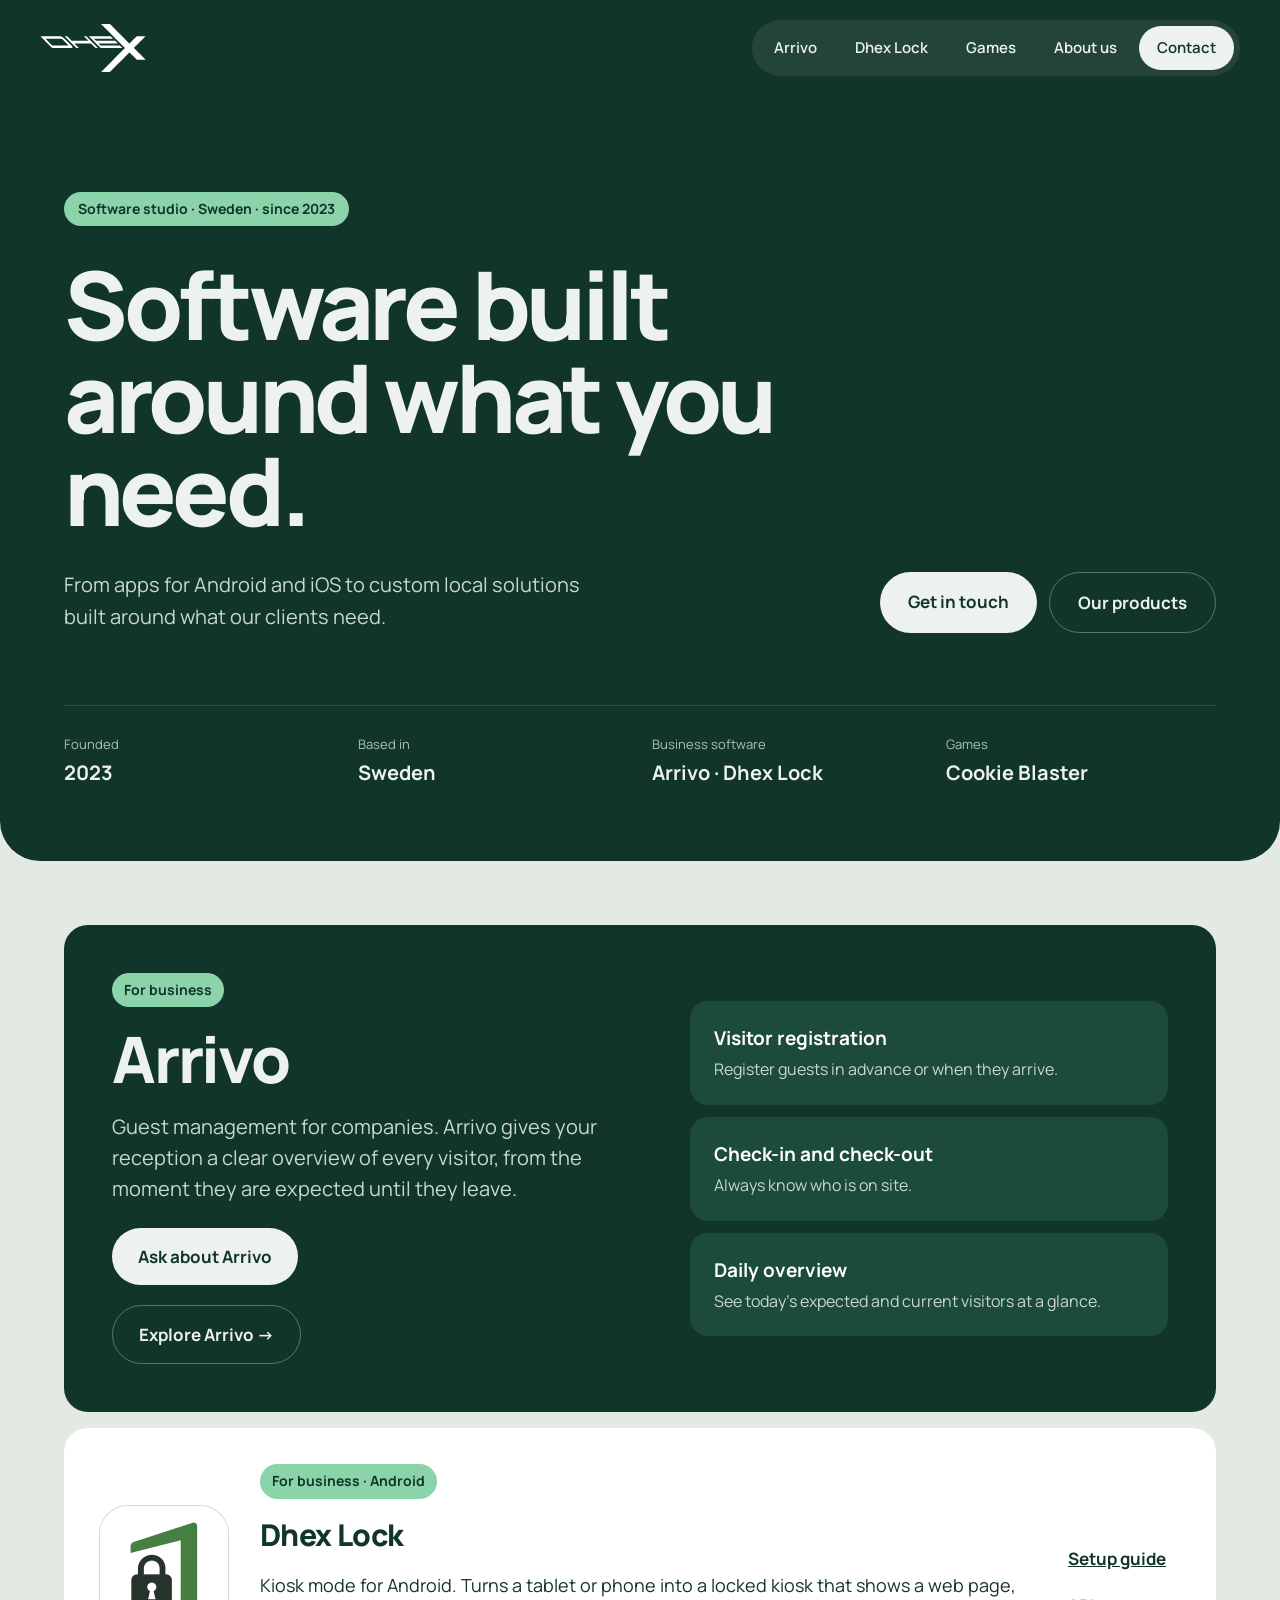
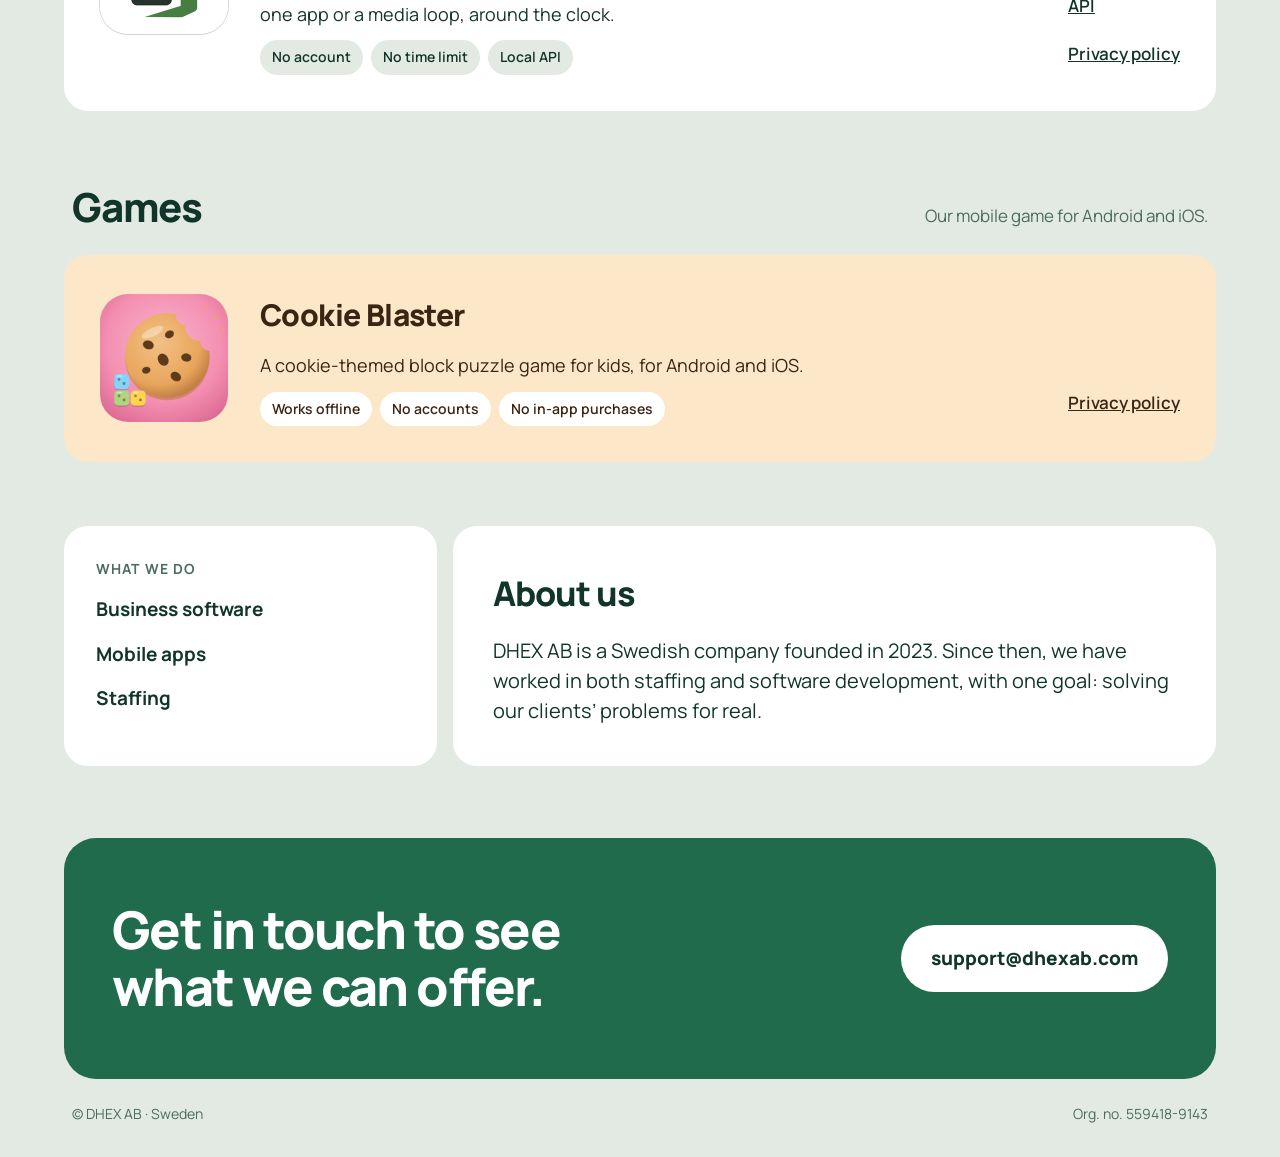
<file: index.html>
<!doctype html>
<html lang="en">
<head>
<meta charset="utf-8">
<meta name="viewport" content="width=device-width, initial-scale=1">
<meta name="description" content="DHEX AB develops software, from apps for Android and iOS to custom local solutions.">
<title>DHEX AB</title>
<script>
try {
  if (localStorage.getItem('dhex-intro-seen')) document.documentElement.classList.add('no-intro');
  else localStorage.setItem('dhex-intro-seen', '1');
} catch (e) {}
</script>
<link href="https://fonts.googleapis.com/css2?family=Manrope:wght@400;500;600;700;800&amp;display=swap" rel="stylesheet">
<style>
body{margin:0}
a{color:#1F6B4C}a:hover{color:#12352B}
body{margin:0}

.bento{display:grid;grid-template-columns:repeat(6,minmax(0,1fr));gap:16px}
@media (max-width: 760px){.bento{grid-template-columns:minmax(0,1fr)}.bento>*{grid-column:auto !important}}

.dx-l{clip-path:inset(0 100% 0 0);animation:dxWipe .6s cubic-bezier(.65,0,.35,1) forwards}
.dx-l1{animation-delay:.15s}.dx-l2{animation-delay:.25s}.dx-l3{animation-delay:.35s}
.dx-qa{clip-path:polygon(-0.19% 0,19.81% 0,127.55% 100%,107.55% 100%)}
.dx-qb{clip-path:polygon(107.55% 0,127.55% 0,19.81% 100%,-0.19% 100%)}
.dx-xa{clip-path:polygon(100% 100%,100% 100%,100% 100%);animation:dxA .55s cubic-bezier(.65,0,.35,1) .75s forwards}
.dx-xb{clip-path:polygon(0 100%,0 100%,0 100%);animation:dxB .55s cubic-bezier(.65,0,.35,1) 1.15s forwards}
@keyframes dxWipe{to{clip-path:inset(0 0 0 0)}}
@keyframes dxA{to{clip-path:polygon(100% 100%,-107.7% 100%,100% -92.8%)}}
@keyframes dxB{to{clip-path:polygon(0 100%,207.7% 100%,0 -92.8%)}}
.dx-splash{position:fixed;inset:0;z-index:50;display:flex;align-items:center;justify-content:center;pointer-events:none;animation:dxOut .5s ease 2.1s forwards}
@keyframes dxOut{to{opacity:0;visibility:hidden}}
.dx-head{opacity:0;animation:dxFade .5s ease 2.15s forwards}
@keyframes dxFade{to{opacity:1}}
@media (prefers-reduced-motion: reduce){.dx-splash{display:none}.dx-head{opacity:1;animation:none}.dx-l,.dx-xa,.dx-xb{clip-path:none;animation:none}}

.no-intro .dx-splash{display:none}
.no-intro .dx-head{opacity:1;animation:none}
html{scroll-behavior:smooth}
</style>
</head>
<body>
<div style="background: #E3EAE4; color: #12352B; font-family: Manrope, system-ui, sans-serif; font-size: 17px; line-height: 1.6">
<div class="dx-splash" aria-hidden="true" style="background: #12352B; color: #FFFFFF"><svg aria-hidden="true" viewBox="0 0 1255 572" style="width: min(52vw, 480px); height: auto"><g fill="currentColor" transform="scale(0.25)"><g class="dx-l dx-l1"><g transform="translate(0.000000,2288.000000) scale(0.100000,-0.100000)"><path d="M15 17031 l-19 -8 17 -10 c10 -5 1279 -1270 2820 -2811 l2803 -2802 4689 2 4690 3 63 24 c95 35 147 67 192 118 l40 46 15 50 c20 68 19 118 -5 213 -29 110 -104 260 -193 384 l-76 105 -1898 1896 -1898 1896 -115 84 c-179 132 -316 228 -370 259 -19 11 -48 29 -65 40 -16 11 -46 29 -65 40 -19 11 -53 32 -75 45 -22 13 -47 27 -55 30 -8 4 -22 11 -30 16 -8 5 -34 18 -56 28 -23 11 -45 24 -48 30 -4 6 -15 11 -25 11 -10 0 -30 9 -44 20 -14 11 -33 20 -42 20 -9 0 -28 9 -42 20 -14 11 -35 20 -45 20 -11 0 -31 9 -45 20 -14 11 -36 20 -48 20 -12 0 -34 9 -48 20 -14 11 -36 20 -49 20 -12 0 -36 9 -53 20 -16 11 -42 20 -57 20 -15 0 -42 9 -60 20 -18 11 -46 20 -61 20 -15 0 -45 9 -67 20 -22 11 -55 20 -74 20 -19 0 -58 9 -86 20 l-51 20 -4722 -1 -4722 0 -20 -8z m9991 -1216 c27 -8 65 -15 84 -15 l35 0 30 -20 c17 -11 41 -20 53 -20 13 0 35 -9 49 -20 14 -11 34 -20 44 -20 10 0 21 -5 25 -11 3 -6 21 -17 38 -25 17 -8 51 -28 76 -44 25 -16 52 -33 60 -37 8 -3 35 -23 60 -43 25 -20 58 -44 73 -54 53 -33 163 -141 1324 -1300 l1161 -1161 51 -79 51 -79 16 -54 16 -55 -7 -36 -7 -35 -28 -27 c-16 -15 -44 -30 -61 -34 -17 -3 -1715 -6 -3773 -6 l-3741 0 -1582 1583 c-871 870 -1583 1588 -1583 1595 l0 12 3743 0 3744 0 49 -15z"></path></g></g><g class="dx-l dx-l2"><g transform="translate(0.000000,2288.000000) scale(0.100000,-0.100000)"><path d="M11580 17021 c0 -11 4 -21 10 -23 5 -1 1269 -1262 2808 -2800 l2798 -2798 586 0 587 0 6 9 5 10 -1101 1099 -1102 1099 7 11 7 12 3962 0 3962 0 1121 -1120 1121 -1120 586 0 586 0 5 9 c3 5 -1259 1272 -2805 2817 l-2810 2809 -589 3 -590 2 2 -17 1 -18 1076 -1070 c591 -588 1075 -1074 1076 -1080 l0 -10 -3970 -3 -3970 -2 -1100 1100 -1100 1100 -588 0 -587 0 0 -19z"></path></g></g><g class="dx-l dx-l3"><g transform="translate(0.000000,2288.000000) scale(0.100000,-0.100000)"><path d="M23140 17021 c0 -11 4 -21 10 -23 5 -1 1269 -1262 2808 -2800 l2798 -2798 5176 0 5177 0 6 10 6 10 -611 610 -611 610 -4592 0 -4592 0 -489 489 -489 489 7 11 7 11 4559 0 4559 0 5 9 c3 4 -261 274 -587 599 l-592 592 -4590 0 -4589 0 -487 483 -486 482 1 15 1 15 4565 5 4565 5 0 10 c-1 6 -266 274 -591 598 l-589 587 -5178 0 -5177 0 0 -19z"></path></g></g><g><g class="dx-qa"><g class="dx-xa"><g transform="translate(0.000000,2288.000000) scale(0.100000,-0.100000)"><path d="M28930 22872 c0 -4 2567 -2574 5705 -5712 3138 -3138 5705 -5712 5705 -5720 0 -8 -2560 -2575 -5689 -5705 l-5689 -5690 -7 -22 -6 -23 2115 0 c1164 0 2116 3 2116 8 0 13 9279 9287 9296 9291 l17 3 1731 -1731 1731 -1731 2105 0 2105 0 12 8 12 8 -2784 2784 c-1532 1532 -2785 2792 -2785 2800 0 16 5546 5572 5568 5578 l12 3 0 30 0 29 -2102 0 -2103 0 -1751 -1751 -1751 -1751 -17 3 c-17 4 -9296 9278 -9296 9291 0 5 -956 8 -2125 8 -1169 0 -2125 -3 -2125 -8z"></path></g></g></g><g class="dx-qb"><g class="dx-xb"><g transform="translate(0.000000,2288.000000) scale(0.100000,-0.100000)"><path d="M28930 22872 c0 -4 2567 -2574 5705 -5712 3138 -3138 5705 -5712 5705 -5720 0 -8 -2560 -2575 -5689 -5705 l-5689 -5690 -7 -22 -6 -23 2115 0 c1164 0 2116 3 2116 8 0 13 9279 9287 9296 9291 l17 3 1731 -1731 1731 -1731 2105 0 2105 0 12 8 12 8 -2784 2784 c-1532 1532 -2785 2792 -2785 2800 0 16 5546 5572 5568 5578 l12 3 0 30 0 29 -2102 0 -2103 0 -1751 -1751 -1751 -1751 -17 3 c-17 4 -9296 9278 -9296 9291 0 5 -956 8 -2125 8 -1169 0 -2125 -3 -2125 -8z"></path></g></g></g></g></g></svg></div>
<div style="background: #12352B; color: #EEF2EE; border-radius: 0 0 40px 40px">
<header class="dx-head" style="max-width: 1200px; margin: 0 auto; padding: 20px 24px; display: flex; flex-wrap: wrap; gap: 12px 32px; align-items: center; justify-content: space-between">
<a href="#top" aria-label="DHEX AB, home" style="display: inline-flex; align-items: center; min-height: 44px; color: #FFFFFF"><svg aria-hidden="true" width="106" height="48" viewBox="0 0 1255 572" style="display: block"><g fill="currentColor" transform="scale(0.25)"><g transform="translate(0.000000,2288.000000) scale(0.100000,-0.100000)"><path d="M15 17031 l-19 -8 17 -10 c10 -5 1279 -1270 2820 -2811 l2803 -2802 4689 2 4690 3 63 24 c95 35 147 67 192 118 l40 46 15 50 c20 68 19 118 -5 213 -29 110 -104 260 -193 384 l-76 105 -1898 1896 -1898 1896 -115 84 c-179 132 -316 228 -370 259 -19 11 -48 29 -65 40 -16 11 -46 29 -65 40 -19 11 -53 32 -75 45 -22 13 -47 27 -55 30 -8 4 -22 11 -30 16 -8 5 -34 18 -56 28 -23 11 -45 24 -48 30 -4 6 -15 11 -25 11 -10 0 -30 9 -44 20 -14 11 -33 20 -42 20 -9 0 -28 9 -42 20 -14 11 -35 20 -45 20 -11 0 -31 9 -45 20 -14 11 -36 20 -48 20 -12 0 -34 9 -48 20 -14 11 -36 20 -49 20 -12 0 -36 9 -53 20 -16 11 -42 20 -57 20 -15 0 -42 9 -60 20 -18 11 -46 20 -61 20 -15 0 -45 9 -67 20 -22 11 -55 20 -74 20 -19 0 -58 9 -86 20 l-51 20 -4722 -1 -4722 0 -20 -8z m9991 -1216 c27 -8 65 -15 84 -15 l35 0 30 -20 c17 -11 41 -20 53 -20 13 0 35 -9 49 -20 14 -11 34 -20 44 -20 10 0 21 -5 25 -11 3 -6 21 -17 38 -25 17 -8 51 -28 76 -44 25 -16 52 -33 60 -37 8 -3 35 -23 60 -43 25 -20 58 -44 73 -54 53 -33 163 -141 1324 -1300 l1161 -1161 51 -79 51 -79 16 -54 16 -55 -7 -36 -7 -35 -28 -27 c-16 -15 -44 -30 -61 -34 -17 -3 -1715 -6 -3773 -6 l-3741 0 -1582 1583 c-871 870 -1583 1588 -1583 1595 l0 12 3743 0 3744 0 49 -15z"></path></g><g transform="translate(0.000000,2288.000000) scale(0.100000,-0.100000)"><path d="M11580 17021 c0 -11 4 -21 10 -23 5 -1 1269 -1262 2808 -2800 l2798 -2798 586 0 587 0 6 9 5 10 -1101 1099 -1102 1099 7 11 7 12 3962 0 3962 0 1121 -1120 1121 -1120 586 0 586 0 5 9 c3 5 -1259 1272 -2805 2817 l-2810 2809 -589 3 -590 2 2 -17 1 -18 1076 -1070 c591 -588 1075 -1074 1076 -1080 l0 -10 -3970 -3 -3970 -2 -1100 1100 -1100 1100 -588 0 -587 0 0 -19z"></path></g><g transform="translate(0.000000,2288.000000) scale(0.100000,-0.100000)"><path d="M23140 17021 c0 -11 4 -21 10 -23 5 -1 1269 -1262 2808 -2800 l2798 -2798 5176 0 5177 0 6 10 6 10 -611 610 -611 610 -4592 0 -4592 0 -489 489 -489 489 7 11 7 11 4559 0 4559 0 5 9 c3 4 -261 274 -587 599 l-592 592 -4590 0 -4589 0 -487 483 -486 482 1 15 1 15 4565 5 4565 5 0 10 c-1 6 -266 274 -591 598 l-589 587 -5178 0 -5177 0 0 -19z"></path></g><g transform="translate(0.000000,2288.000000) scale(0.100000,-0.100000)"><path d="M28930 22872 c0 -4 2567 -2574 5705 -5712 3138 -3138 5705 -5712 5705 -5720 0 -8 -2560 -2575 -5689 -5705 l-5689 -5690 -7 -22 -6 -23 2115 0 c1164 0 2116 3 2116 8 0 13 9279 9287 9296 9291 l17 3 1731 -1731 1731 -1731 2105 0 2105 0 12 8 12 8 -2784 2784 c-1532 1532 -2785 2792 -2785 2800 0 16 5546 5572 5568 5578 l12 3 0 30 0 29 -2102 0 -2103 0 -1751 -1751 -1751 -1751 -17 3 c-17 4 -9296 9278 -9296 9291 0 5 -956 8 -2125 8 -1169 0 -2125 -3 -2125 -8z"></path></g></g></svg></a>
<nav aria-label="Main" style="display: flex; flex-wrap: wrap; gap: 6px; align-items: center; font-size: 15px; font-weight: 600; background: rgba(255,255,255,0.08); padding: 6px; border-radius: 999px">
<a href="/arrivo/" style="text-decoration: none; color: #EEF2EE; padding: 10px 16px; border-radius: 999px">Arrivo</a>
<a href="#dhex-lock" style="text-decoration: none; color: #EEF2EE; padding: 10px 16px; border-radius: 999px">Dhex Lock</a>
<a href="#games" style="text-decoration: none; color: #EEF2EE; padding: 10px 16px; border-radius: 999px">Games</a>
<a href="#about" style="text-decoration: none; color: #EEF2EE; padding: 10px 16px; border-radius: 999px">About us</a>
<a href="#contact" style="text-decoration: none; background: #EEF2EE; color: #12352B; padding: 10px 18px; border-radius: 999px">Contact</a>
</nav>
</header>
<section id="top" style="max-width: 1200px; margin: 0 auto; padding: 96px 24px 72px; box-sizing: border-box; display: flex; flex-direction: column; gap: 32px">
<span style="align-self: flex-start; font-size: 14px; font-weight: 700; padding: 6px 14px; border-radius: 999px; background: #8BD3A8; color: #12352B">Software studio · Sweden · since 2023</span>
<h1 style="margin: 0; font-weight: 800; font-size: clamp(44px, 7.4vw, 104px); line-height: 0.98; letter-spacing: -0.045em; max-width: 13ch">Software built around what you need.</h1>
<div style="display: flex; flex-wrap: wrap; gap: 32px; align-items: flex-end; justify-content: space-between">
<p style="margin: 0; font-size: 20px; color: #C9D8CF; max-width: 540px">From apps for Android and iOS to custom local solutions built around what our clients need.</p>
<div style="display: flex; flex-wrap: wrap; gap: 12px">
<a href="#contact" style="background: #EEF2EE; color: #12352B; padding: 16px 28px; border-radius: 999px; font-weight: 700; text-decoration: none">Get in touch</a>
<a href="#apps" style="border: 1px solid #4D7A6B; color: #EEF2EE; padding: 16px 28px; border-radius: 999px; font-weight: 700; text-decoration: none">Our products</a>
</div>
</div>
<dl style="margin: 40px 0 0; padding-top: 28px; border-top: 1px solid #2C5446; display: grid; grid-template-columns: repeat(auto-fit, minmax(180px, 1fr)); gap: 24px">
<div><dt style="font-size: 13px; color: #A9C2B5">Founded</dt><dd style="margin: 2px 0 0; font-size: 20px; font-weight: 700">2023</dd></div>
<div><dt style="font-size: 13px; color: #A9C2B5">Based in</dt><dd style="margin: 2px 0 0; font-size: 20px; font-weight: 700">Sweden</dd></div>
<div><dt style="font-size: 13px; color: #A9C2B5">Business software</dt><dd style="margin: 2px 0 0; font-size: 20px; font-weight: 700">Arrivo · Dhex Lock</dd></div>
<div><dt style="font-size: 13px; color: #A9C2B5">Games</dt><dd style="margin: 2px 0 0; font-size: 20px; font-weight: 700">Cookie Blaster</dd></div>
</dl>
</section>
</div>

<main style="max-width: 1200px; margin: 0 auto; padding: 64px 24px 24px; box-sizing: border-box; display: flex; flex-direction: column; gap: 16px">
<div id="apps" style="display: flex; flex-direction: column; gap: 16px">
<section id="business" style="background: #12352B; color: #EEF2EE; border-radius: 24px; padding: 48px; display: flex; flex-wrap: wrap; gap: 40px; align-items: center">
<div style="flex: 1 1 420px; min-width: 0; display: flex; flex-direction: column; gap: 20px">
<span style="align-self: flex-start; font-size: 14px; font-weight: 700; padding: 6px 12px; border-radius: 999px; background: #8BD3A8; color: #12352B">For business</span>
<h2 style="margin: 0; font-weight: 800; font-size: 64px; letter-spacing: -0.035em; line-height: 1">Arrivo</h2>
<p style="margin: 0; font-size: 20px; line-height: 1.55; color: #C9D8CF; max-width: 520px">Guest management for companies. Arrivo gives your reception a clear overview of every visitor, from the moment they are expected until they leave.</p>
<a href="mailto:support@dhexab.com" style="align-self: flex-start; background: #EEF2EE; color: #12352B; padding: 15px 26px; border-radius: 999px; font-weight: 700; text-decoration: none; margin-top: 4px">Ask about Arrivo</a>
<a href="/arrivo/" style="align-self: flex-start; border: 1px solid #4D7A6B; color: #EEF2EE; padding: 15px 26px; border-radius: 999px; font-weight: 700; text-decoration: none">Explore Arrivo →</a>
</div>
<div style="flex: 1 1 360px; min-width: 0; display: flex; flex-direction: column; gap: 12px">
<div style="background: #1C4A3C; border-radius: 18px; padding: 22px 24px; display: flex; flex-direction: column; gap: 4px"><h3 style="margin: 0; font-size: 19px; font-weight: 700; color: #FFFFFF">Visitor registration</h3><p style="margin: 0; font-size: 16px; color: #C9D8CF">Register guests in advance or when they arrive.</p></div>
<div style="background: #1C4A3C; border-radius: 18px; padding: 22px 24px; display: flex; flex-direction: column; gap: 4px"><h3 style="margin: 0; font-size: 19px; font-weight: 700; color: #FFFFFF">Check-in and check-out</h3><p style="margin: 0; font-size: 16px; color: #C9D8CF">Always know who is on site.</p></div>
<div style="background: #1C4A3C; border-radius: 18px; padding: 22px 24px; display: flex; flex-direction: column; gap: 4px"><h3 style="margin: 0; font-size: 19px; font-weight: 700; color: #FFFFFF">Daily overview</h3><p style="margin: 0; font-size: 16px; color: #C9D8CF">See today’s expected and current visitors at a glance.</p></div>
</div>
</section>

<section id="dhex-lock" style="background: #FFFFFF; color: #12352B; border-radius: 24px; padding: 36px; display: flex; flex-wrap: wrap; gap: 32px; align-items: center">
<img src="dhex-lock/icon.png" alt="Dhex Lock app icon" width="128" height="128" style="flex: none; border-radius: 28px; display: block; box-shadow: 0 0 0 1px #CFDBD2">
<div style="flex: 1 1 360px; min-width: 0; display: flex; flex-direction: column; gap: 12px">
<span style="align-self: flex-start; font-size: 14px; font-weight: 700; padding: 6px 12px; border-radius: 999px; background: #8BD3A8; color: #12352B">For business · Android</span>
<h3 style="margin: 0; font-size: 30px; font-weight: 800; letter-spacing: -0.02em">Dhex Lock</h3>
<p style="margin: 0; font-size: 18px">Kiosk mode for Android. Turns a tablet or phone into a locked kiosk that shows a web page, one app or a media loop, around the clock.</p>
<ul style="margin: 0; padding: 0; list-style: none; display: flex; flex-wrap: wrap; gap: 8px"><li style="font-size: 14px; font-weight: 600; padding: 6px 12px; border-radius: 999px; background: #E3EAE4">No account</li><li style="font-size: 14px; font-weight: 600; padding: 6px 12px; border-radius: 999px; background: #E3EAE4">No time limit</li><li style="font-size: 14px; font-weight: 600; padding: 6px 12px; border-radius: 999px; background: #E3EAE4">Local API</li></ul>
</div>
<div style="display: flex; flex-direction: column; gap: 4px; align-self: flex-end">
<a href="dhex-lock/" style="color: #12352B; font-weight: 700; padding: 8px 0">Setup guide</a>
<a href="dhex-lock/api/" style="color: #12352B; font-weight: 600; padding: 8px 0">API</a>
<a href="dhex-lock/privacy/" style="color: #12352B; font-weight: 600; padding: 8px 0">Privacy policy</a>
</div>
</section>

<section id="games" style="display: flex; flex-direction: column; gap: 16px; padding-top: 48px">
<div style="display: flex; flex-wrap: wrap; gap: 8px 24px; align-items: baseline; justify-content: space-between; padding: 0 8px">
<h2 style="margin: 0; font-weight: 800; font-size: 40px; letter-spacing: -0.03em">Games</h2>
<p style="margin: 0; color: #4D6B61">Our mobile game for Android and iOS.</p>
</div>
<article style="background: #FCE7C8; color: #3B2414; border-radius: 24px; padding: 36px; display: flex; flex-wrap: wrap; gap: 32px; align-items: center">
<img src="cookie-blaster/icon.png" alt="Cookie Blaster app icon" width="128" height="128" style="flex: none; border-radius: 28px; display: block">
<div style="flex: 1 1 360px; min-width: 0; display: flex; flex-direction: column; gap: 12px">
<h3 style="margin: 0; font-size: 30px; font-weight: 800; letter-spacing: -0.02em">Cookie Blaster</h3>
<p style="margin: 0; font-size: 18px">A cookie-themed block puzzle game for kids, for Android and iOS.</p>
<ul style="margin: 0; padding: 0; list-style: none; display: flex; flex-wrap: wrap; gap: 8px"><li style="font-size: 14px; font-weight: 600; padding: 6px 12px; border-radius: 999px; background: #FFFFFF">Works offline</li><li style="font-size: 14px; font-weight: 600; padding: 6px 12px; border-radius: 999px; background: #FFFFFF">No accounts</li><li style="font-size: 14px; font-weight: 600; padding: 6px 12px; border-radius: 999px; background: #FFFFFF">No in-app purchases</li></ul>
</div>
<a href="cookie-blaster/privacy/" style="color: #3B2414; font-weight: 600; padding: 10px 0; align-self: flex-end">Privacy policy</a>
</article>
</section>
</div>

<div class="bento" style="padding-top: 48px">
<section id="services" style="grid-column: span 2; background: #FFFFFF; border-radius: 24px; padding: 32px; display: flex; flex-direction: column; gap: 14px">
<h2 style="margin: 0; font-size: 14px; font-weight: 700; text-transform: uppercase; letter-spacing: 0.08em; color: #4D6B61">What we do</h2>
<p style="margin: 0; font-weight: 700; font-size: 19px">Business software</p>
<p style="margin: 0; font-weight: 700; font-size: 19px">Mobile apps</p>
<p style="margin: 0; font-weight: 700; font-size: 19px">Staffing</p>
</section>
<section id="about" style="grid-column: span 4; background: #FFFFFF; border-radius: 24px; padding: 40px; display: flex; flex-direction: column; gap: 16px">
<h2 style="margin: 0; font-weight: 800; font-size: 34px; letter-spacing: -0.03em">About us</h2>
<p style="margin: 0; font-size: 20px; line-height: 1.5">DHEX AB is a Swedish company founded in 2023. Since then, we have worked in both staffing and software development, with one goal: solving our clients’ problems for real.</p>
</section>
</div>
</main>

<section id="contact" style="max-width: 1200px; margin: 48px auto 0; padding: 0 24px; box-sizing: border-box">
<div style="background: #1F6B4C; color: #FFFFFF; border-radius: 32px; padding: 64px 48px; display: flex; flex-wrap: wrap; gap: 32px; align-items: center; justify-content: space-between">
<h2 style="margin: 0; font-weight: 800; font-size: clamp(32px, 4.4vw, 52px); letter-spacing: -0.03em; line-height: 1.08; max-width: 16ch">Get in touch to see what we can offer.</h2>
<a href="mailto:support@dhexab.com" style="background: #FFFFFF; color: #12352B; padding: 18px 30px; border-radius: 999px; font-weight: 800; font-size: 19px; text-decoration: none">support@dhexab.com</a>
</div>
</section>
<footer style="max-width: 1200px; margin: 0 auto; display: flex; flex-wrap: wrap; gap: 8px 32px; justify-content: space-between; padding: 24px 32px 32px; font-size: 14px; color: #4D6B61; box-sizing: border-box">
<span>© DHEX AB · Sweden</span>
<span>Org. no. 559418-9143</span>
</footer>
</div>
</body>
</html>
</file>
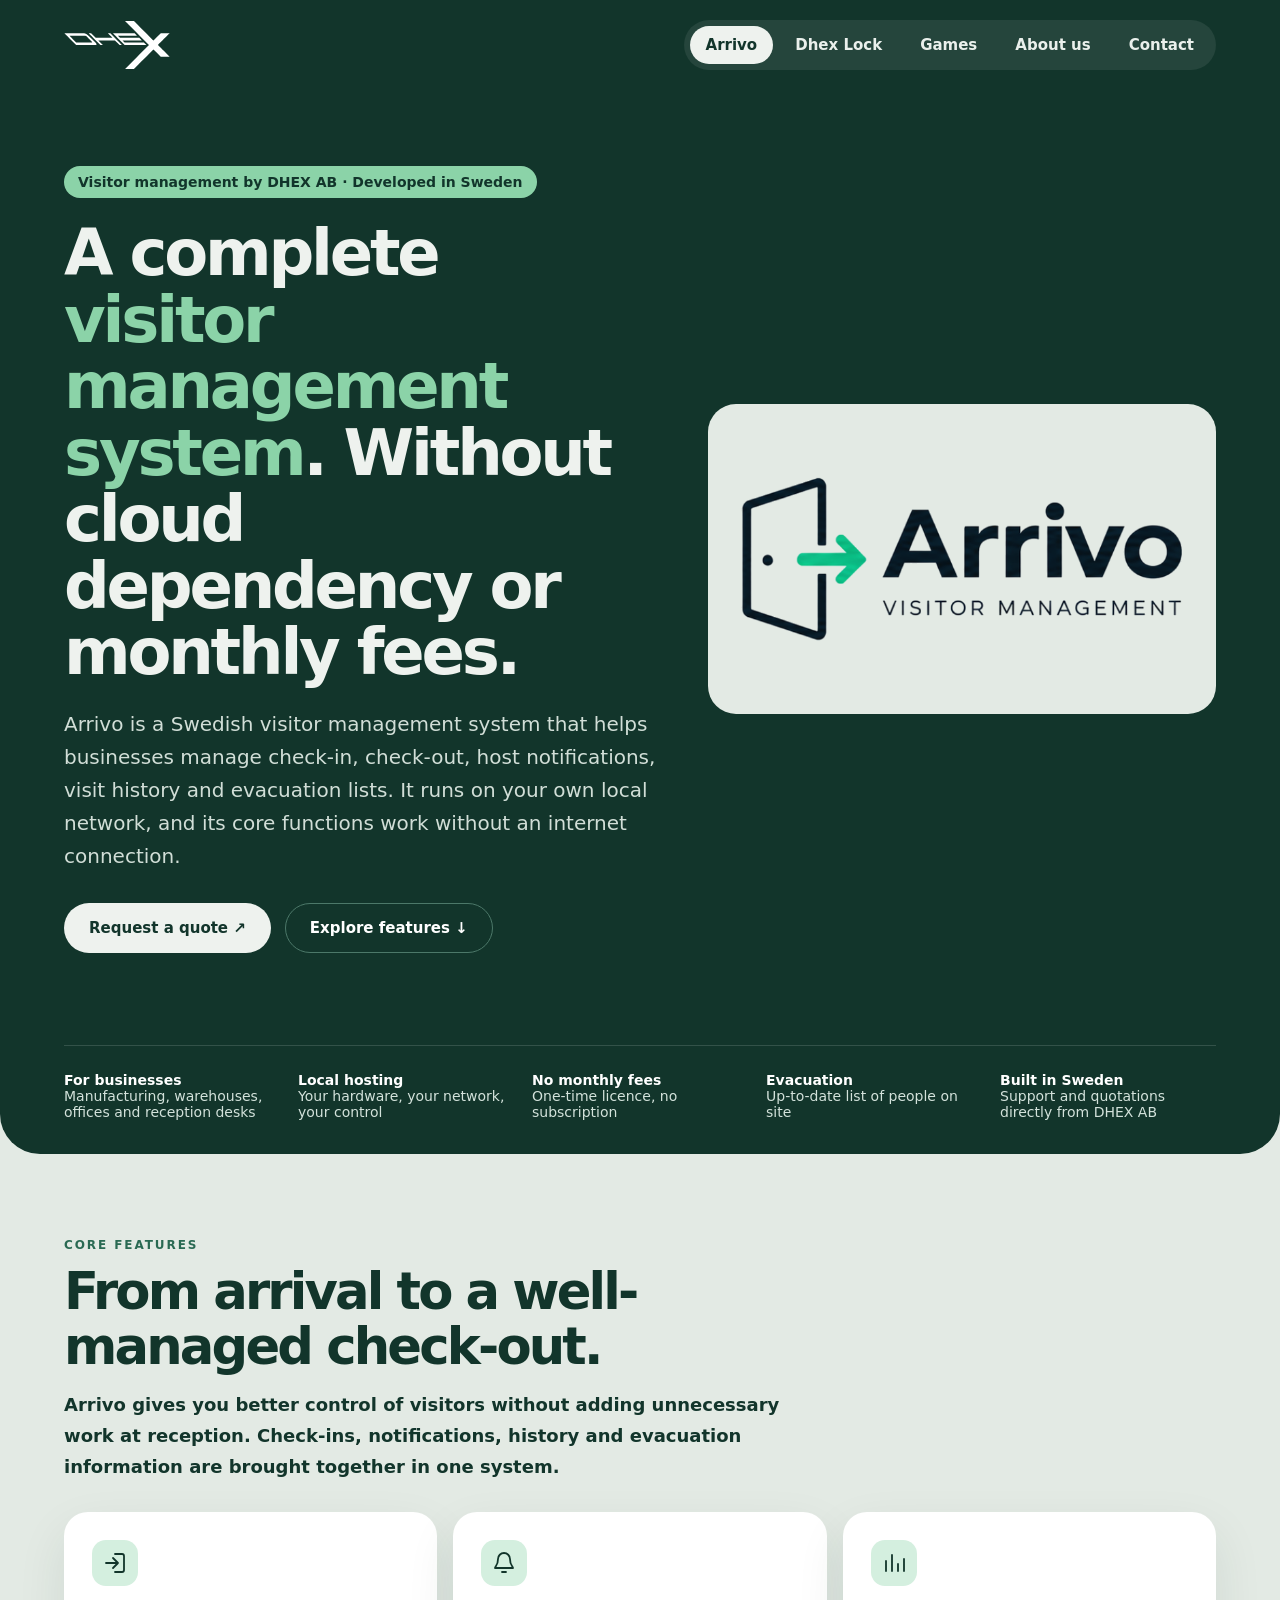
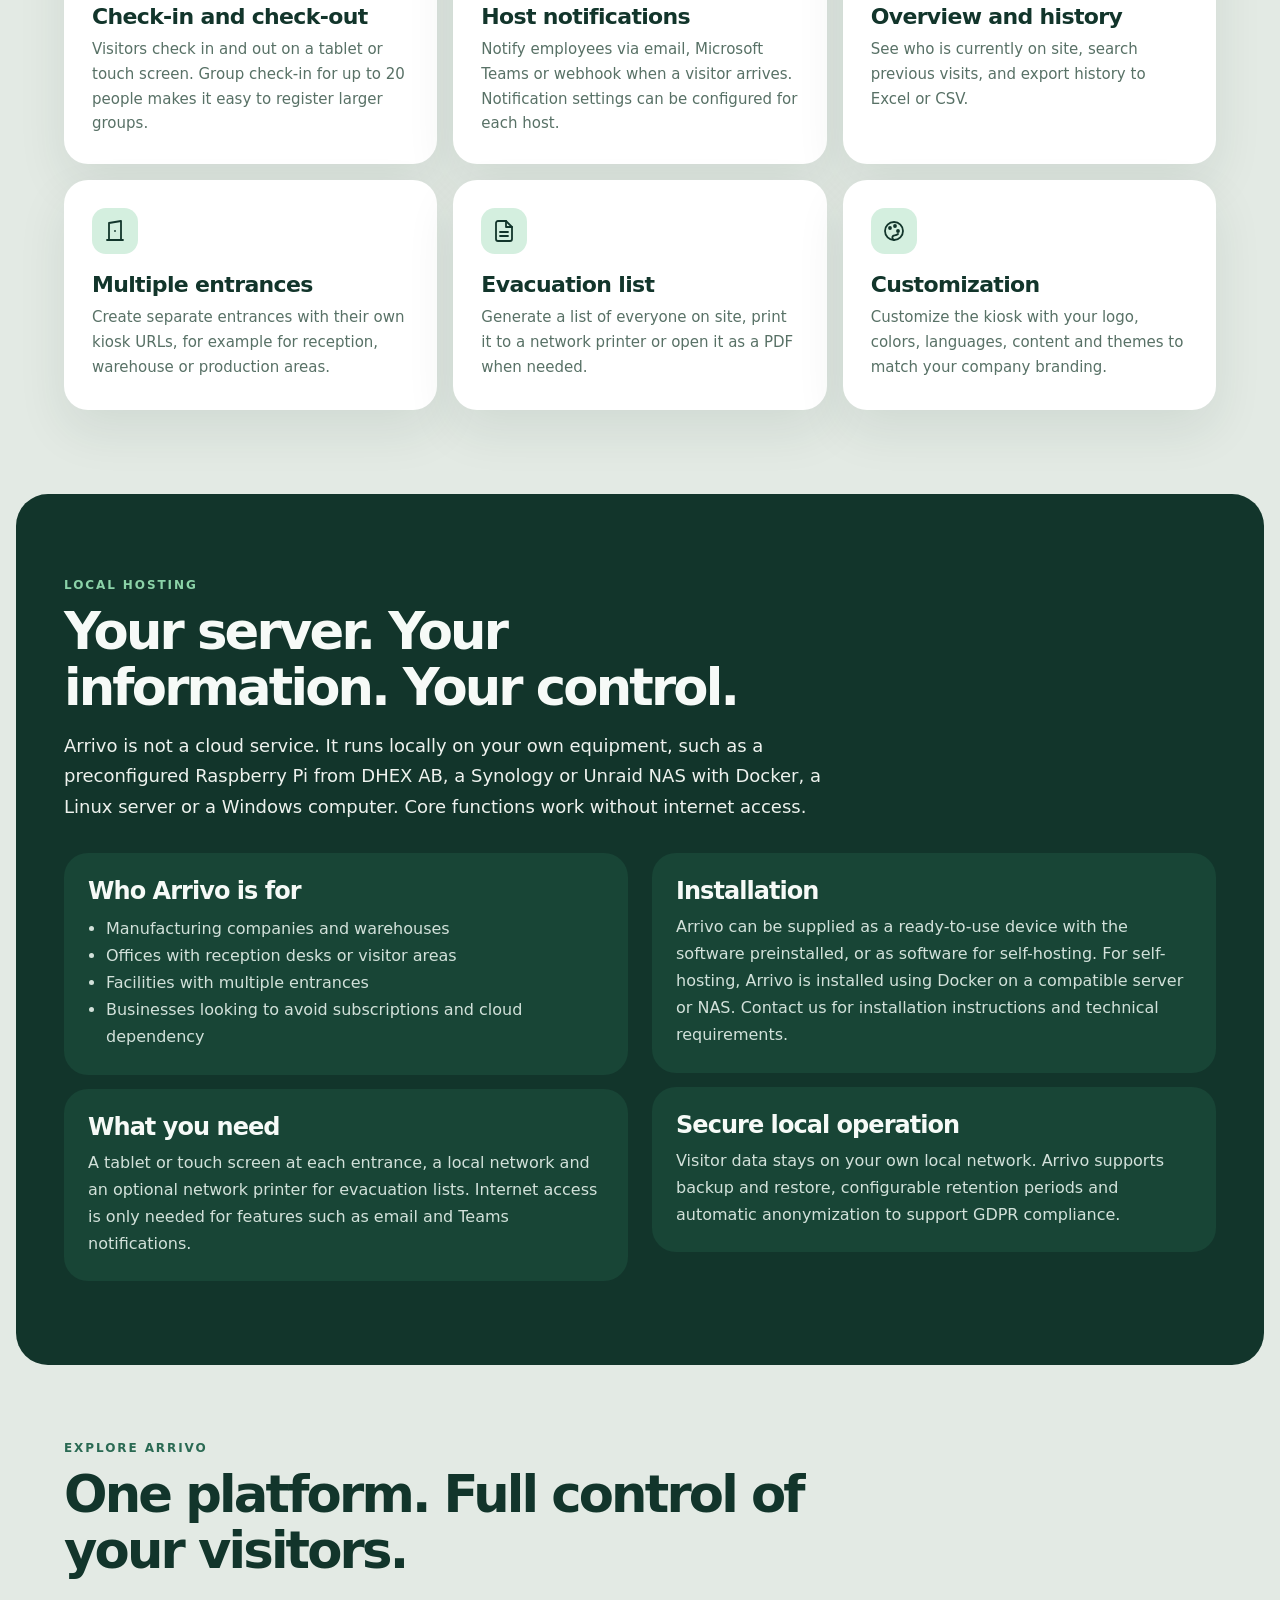
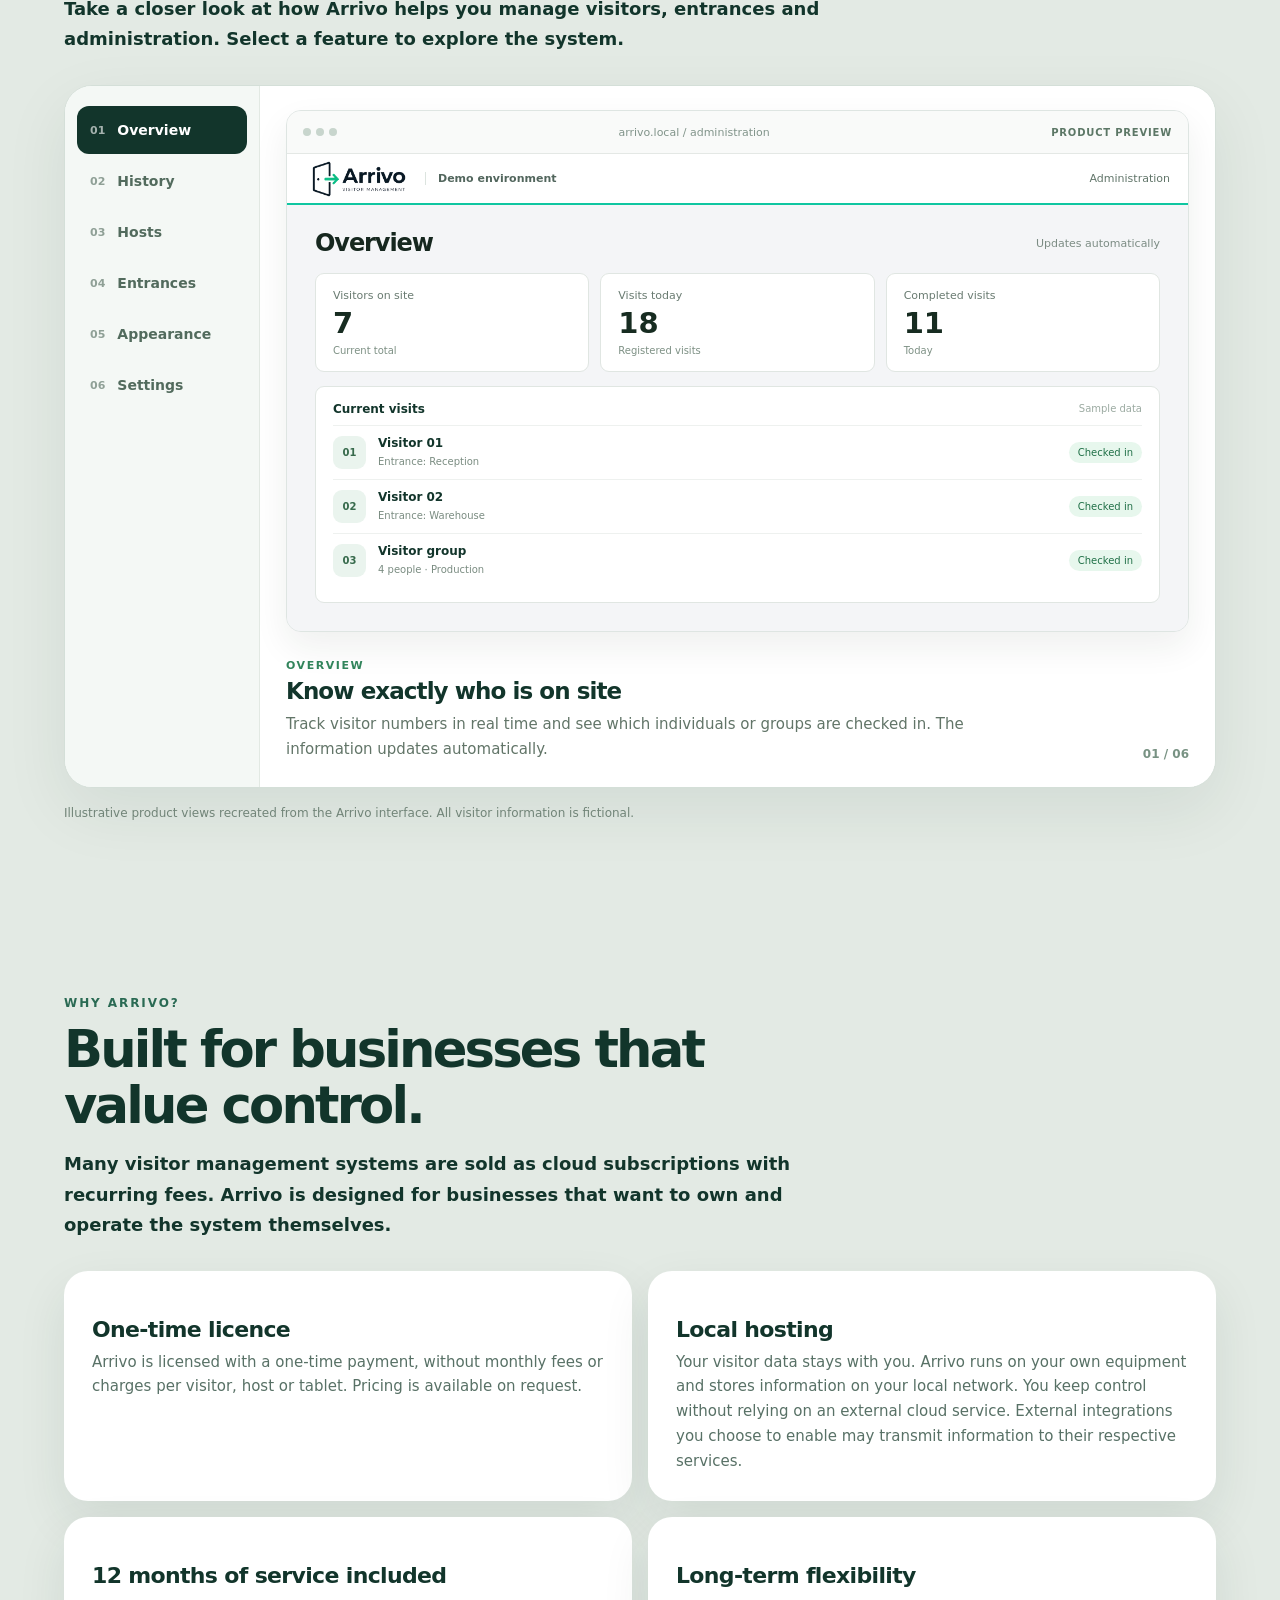
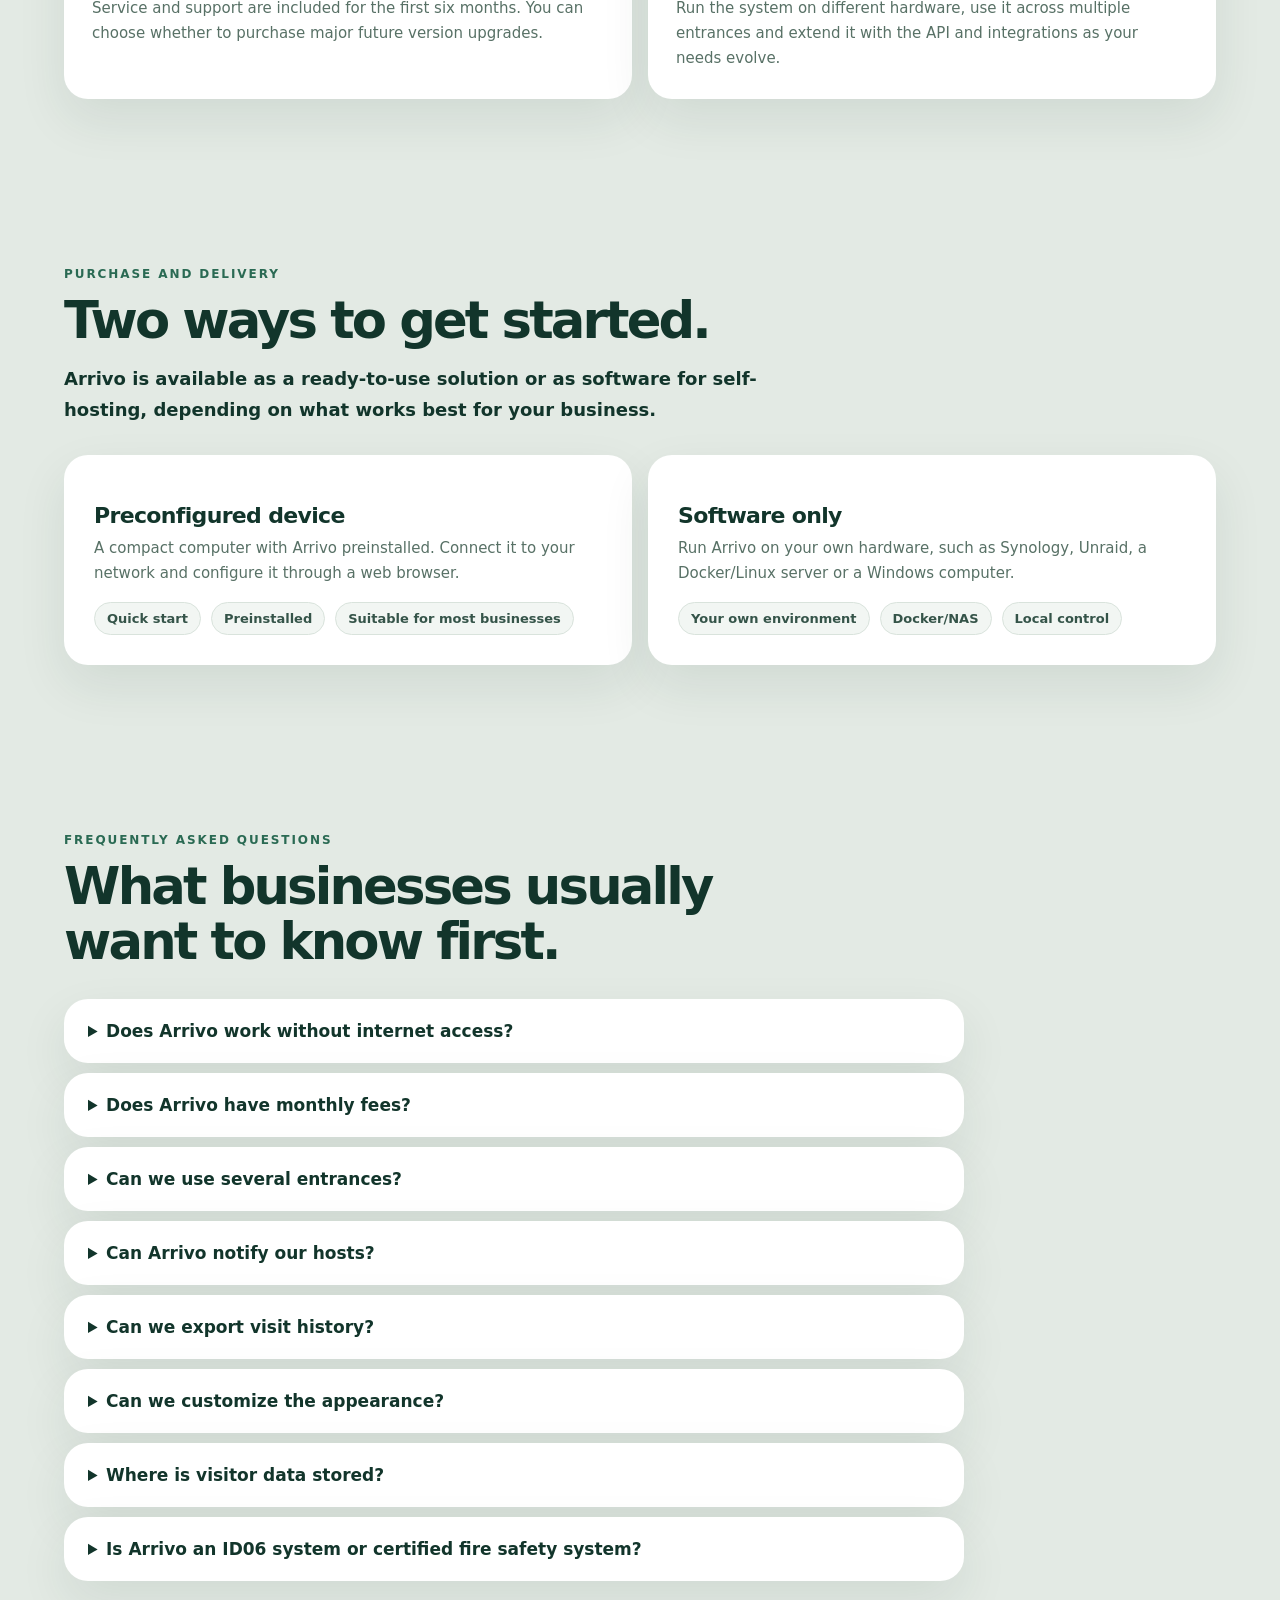
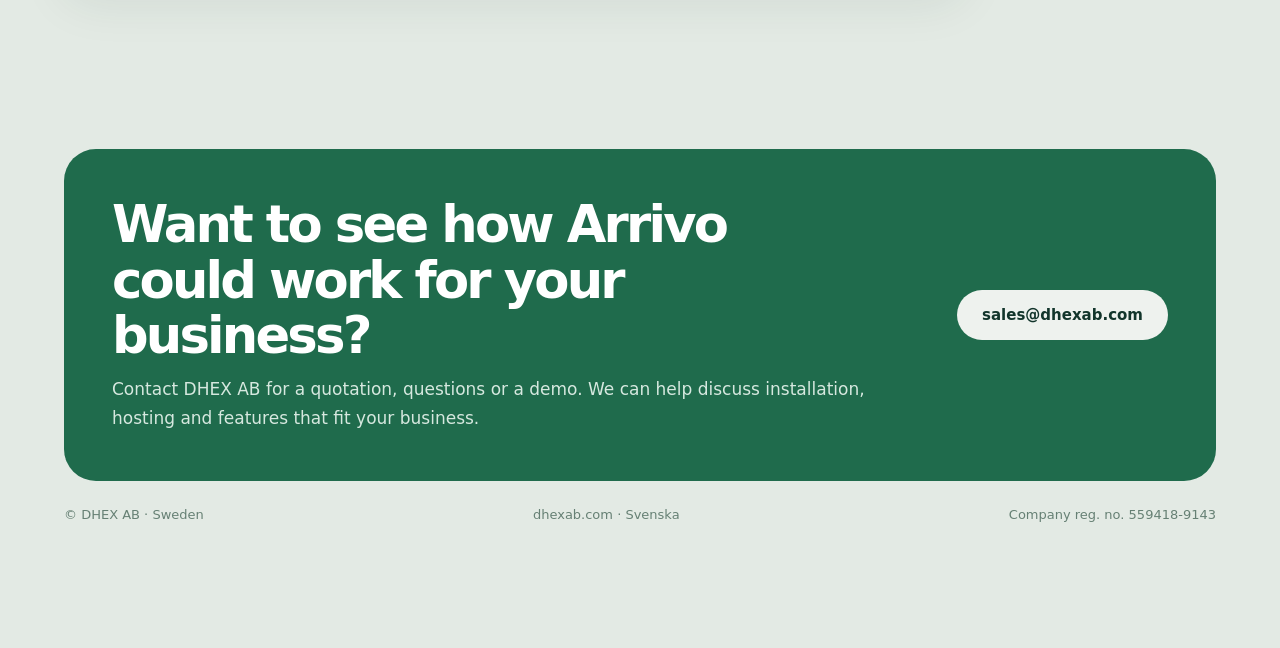
<file: arrivo/index.html>
<!DOCTYPE html>

<html lang="en">
<head>
<meta charset="utf-8"/>
<meta content="width=device-width, initial-scale=1.0" name="viewport"/>
<title>Arrivo – Visitor Management for Businesses | DHEX AB</title>
<meta content="Arrivo is a Swedish self-hosted visitor management system with check-in, check-out, host notifications, evacuation lists and a one-time licence without monthly fees." name="description"/>
<meta content="index,follow" name="robots"/>
<link href="https://dhexab.com/arrivo/" rel="canonical"/>
<link href="https://dhexab.com/arrivo/sv/" hreflang="sv" rel="alternate"/>
<link href="https://dhexab.com/arrivo/" hreflang="en" rel="alternate"/>
<link href="https://dhexab.com/arrivo/" hreflang="x-default" rel="alternate"/>
<meta content="website" property="og:type"/>
<meta content="Arrivo – Visitor Management for Businesses | DHEX AB" property="og:title"/>
<meta content="Self-hosted visitor check-in, notifications, history and evacuation lists. One-time licence without monthly fees." property="og:description"/>
<meta content="https://dhexab.com/arrivo/" property="og:url"/>
<meta content="https://dhexab.com/arrivo/assets/arrivo-logo.png" property="og:image"/>
<meta content="#12352B" name="theme-color"/>
<script type="application/ld+json">{
  "@context": "https://schema.org",
  "@type": "SoftwareApplication",
  "@id": "https://dhexab.com/arrivo/#software",
  "name": "Arrivo",
  "applicationCategory": "BusinessApplication",
  "applicationSubCategory": "Visitor management system",
  "image": "https://dhexab.com/arrivo/assets/arrivo-logo.png",
  "publisher": {
    "@type": "Organization",
    "@id": "https://dhexab.com/#organization",
    "name": "DHEX AB",
    "url": "https://dhexab.com/",
    "email": "sales@dhexab.com",
    "identifier": "559418-9143"
  },
  "softwareRequirements": "Self-hosted on a compatible Raspberry Pi, Docker/Linux server, NAS or Windows computer, with a local network and web browser for the visitor kiosk. Internet access is required for external email and Microsoft Teams notifications.",
  "license": {
    "@type": "CreativeWork",
    "name": "Arrivo commercial one-time licence",
    "description": "One-time licence without monthly fees. Pricing on request. Optional major version upgrades may be purchased separately."
  },
  "isAccessibleForFree": false,
  "inLanguage": "en",
  "url": "https://dhexab.com/arrivo/",
  "description": "Arrivo is a Swedish self-hosted visitor management system for businesses, with check-in, check-out, host notifications, live visitor overview, history and evacuation lists. One-time licence without monthly fees.",
  "featureList": [
    "Visitor check-in and check-out on tablets",
    "Group check-in for up to 20 visitors",
    "Multiple entrances with separate kiosk URLs",
    "Host notifications by email, Microsoft Teams or webhook",
    "Live overview and searchable visit history",
    "Excel and CSV import and export",
    "Printable evacuation list using IPP/AirPrint or PDF",
    "Custom logo, colors, languages and kiosk welcome screen",
    "REST API with API keys",
    "Configurable retention and anonymization",
    "Local hosting without internet for core functions",
    "Built-in backup and restore"
  ]
}</script>
<style>
    :root{
      --forest:#12352B;
      --forest-2:#184536;
      --forest-3:#0f2f27;
      --mint:#8BD3A8;
      --mint-2:#d4efdf;
      --cream:#E3EAE4;
      --white:#EEF2EE;
      --ink:#12352B;
      --muted:#587166;
      --border:#d0d9d2;
      --card:#ffffff;
      --blue:#2f67c8;
      --red:#c53a2d;
      --shadow:0 20px 50px rgba(18,53,43,.09);
      --radius:24px;
    }
    *{box-sizing:border-box}
    html{scroll-behavior:smooth}
    body{
      margin:0;
      font-family:Manrope, system-ui, -apple-system, BlinkMacSystemFont, "Segoe UI", sans-serif;
      background:var(--cream);
      color:var(--ink);
      -webkit-font-smoothing:antialiased;
      text-rendering:optimizeLegibility;
    }
    a{color:inherit;text-decoration:none}
    img{max-width:100%;display:block}
    .container{max-width:1200px;margin:0 auto;padding:0 24px}
    .top{
      background:var(--forest);
      color:var(--white);
      border-radius:0 0 40px 40px;
      overflow:hidden;
    }
    .nav{display:flex;align-items:center;justify-content:space-between;padding:20px 0;gap:12px 32px;flex-wrap:wrap}
    .dhex-brand{display:inline-flex;align-items:center;min-height:44px;color:#fff;flex:none}
    .dhex-brand svg{display:block;width:106px;height:48px;color:#fff}
    .navlinks{display:flex;align-items:center;gap:6px;padding:6px;background:rgba(255,255,255,.08);border-radius:999px;flex-wrap:wrap}
    .navlinks a{font-size:15px;font-weight:600;padding:10px 16px;border-radius:999px;color:#eaf0ec}
    .navlinks a.active,.navlinks a:hover{background:var(--white);color:var(--forest)}
    .hero{display:block;max-width:1000px;padding:76px 0 92px}
    .eyebrow{display:inline-block;background:var(--mint);color:var(--forest);font-size:14px;font-weight:700;padding:8px 14px;border-radius:999px}
    h1{font-size:clamp(52px,7vw,90px);line-height:1.02;letter-spacing:-.05em;margin:22px 0;font-weight:800;max-width:760px}
    h1 em{font-style:normal;color:var(--mint)}
    .lead{font-size:20px;line-height:1.65;max-width:800px;color:#d1ded7;margin:0}
    .actions{display:flex;flex-wrap:wrap;gap:14px;margin-top:30px}
    .btn{display:inline-flex;align-items:center;justify-content:center;padding:15px 24px;border-radius:999px;font-size:15px;font-weight:700;border:1px solid #4c7869;transition:transform .15s ease,background .15s ease;color:#fff}
    .btn:hover{transform:translateY(-1px)}
    .btn.main{background:var(--white);color:var(--forest);border-color:transparent}
    .hero-card{background:#1d4a3b;border-radius:30px;padding:26px;border:1px solid rgba(255,255,255,.08);box-shadow:0 14px 40px rgba(0,0,0,.16)}
    .trust{border-top:1px solid rgba(255,255,255,.14);padding:26px 0 34px;display:grid;grid-template-columns:repeat(5,1fr);gap:18px;font-size:14px;color:#d3e2db}
    .trust strong{display:block;color:#fff}
    section{padding:84px 0}
    .sectiontop{max-width:770px;margin-bottom:30px}
    .kicker{font-size:12px;letter-spacing:.16em;text-transform:uppercase;color:#2a6a53;font-weight:800}
    h2{font-size:clamp(36px,4vw,58px);line-height:1.08;letter-spacing:-.055em;margin:12px 0 16px}
    .copy{font-size:18px;line-height:1.7;color:#12352B;margin:0;font-weight:500}
    .features{display:grid;grid-template-columns:repeat(3,1fr);gap:16px}
    .feature,.reason,.faq details,.demo-text,.stack-card,.plan{background:var(--card);border-radius:24px;box-shadow:var(--shadow)}
    .feature{padding:28px;min-height:230px}
    .feature i{width:46px;height:46px;border-radius:14px;background:var(--mint-2);display:grid;place-items:center;font-style:normal;font-size:20px}
    .feature h3,.reason h3,.plan h3{margin:18px 0 8px;font-size:22px;letter-spacing:-.03em}
    .feature p,.reason p,.plan p,.demo-text p{margin:0;color:var(--muted);line-height:1.65;font-size:15px}
    .dark{background:var(--forest);color:#f6faf7;border-radius:32px;margin:0 16px}
    .dark .kicker{color:var(--mint)}
    .dark .copy{color:#c7d8d0}
    .split{display:grid;grid-template-columns:1fr 1fr;gap:24px;align-items:start}
    .stack{display:grid;gap:14px}
    .stack-card{padding:24px}
    .stack-card h3{margin:0 0 8px;font-size:24px;letter-spacing:-.04em}
    .stack-card ul{margin:10px 0 0;padding-left:18px;color:#d2e1da;line-height:1.7}
    .stack-card p{margin:0;color:#d2e1da;line-height:1.7}
    .dark .stack-card{background:var(--forest-2);box-shadow:none}
    .reasons{display:grid;grid-template-columns:repeat(2,1fr);gap:16px}
    .reason{padding:28px}
    .demo-grid{display:grid;grid-template-columns:1fr 1fr;gap:22px}
    .demo-item{display:grid;grid-template-columns:1.1fr .9fr;gap:18px;align-items:start;margin-bottom:26px}
    .demo-item.alt{grid-template-columns:.9fr 1.1fr}
    .demo-shot{background:#edf2ee;border-radius:24px;padding:12px;box-shadow:var(--shadow);overflow:hidden}
    .demo-text{padding:26px}
    .demo-label{display:inline-flex;align-items:center;gap:8px;font-size:12px;font-weight:800;letter-spacing:.14em;color:#2b6d55;text-transform:uppercase;margin-bottom:12px}
    .demo-label::before{content:"";width:10px;height:10px;border-radius:50%;background:var(--mint)}
    .demo-note{margin-top:24px;font-size:13px;color:#6c8379;background:#f4f7f5;border:1px solid #dde5df;padding:14px 16px;border-radius:16px}
    .plans{display:grid;grid-template-columns:repeat(2,1fr);gap:16px}
    .plan{padding:30px}
    .faq{display:grid;gap:10px;max-width:900px}
    .faq details{padding:22px 24px}
    .faq summary{cursor:pointer;font-size:17px;font-weight:750}
    .faq p{margin:12px 0 0;line-height:1.75;color:var(--muted)}
    .cta{background:#1F6B4C;color:#fff;border-radius:32px;padding:48px;display:flex;align-items:center;justify-content:space-between;gap:30px}
    .cta h2{margin:0 0 12px;max-width:680px}
    .cta p{margin:0;color:#d6e8df;font-size:17px;line-height:1.7}
    .footer{display:flex;justify-content:space-between;gap:20px;padding:26px 0 42px;flex-wrap:wrap;color:#668074;font-size:13px}
    .tagrow{display:flex;flex-wrap:wrap;gap:10px;margin-top:16px}
    .tag{background:#f2f6f3;border:1px solid #d9e3dc;border-radius:999px;padding:8px 12px;font-size:13px;color:#355449;font-weight:600}

    /* demo UI blocks */
    .ui{background:#e7ece8;border:1px solid #d1d9d3;border-radius:18px;overflow:hidden;font-size:12px;color:#32443c}
    .ui-topbar{height:44px;background:#f8fbf8;border-bottom:2px solid #19c4a3;display:flex;align-items:center;justify-content:space-between;padding:0 14px}
    .ui-brand{display:flex;align-items:center;gap:8px;font-weight:800;color:#20352d}
    .ui-brand .door{width:16px;height:24px;border:2px solid #273b33;border-right-width:4px;border-radius:2px;position:relative}
    .ui-brand .door:after{content:"";position:absolute;width:9px;height:4px;background:#25c3a0;right:-10px;top:8px;border-radius:3px}
    .ui-menu{display:flex;gap:12px;color:#40635a;white-space:nowrap}
    .ui-page{padding:18px}
    .ui-title{font-size:24px;font-weight:800;color:#20362d;margin:0 0 12px}
    .ui-row{display:grid;gap:12px}
    .ui-row.cols-2{grid-template-columns:1fr 1fr}
    .ui-row.cols-3{grid-template-columns:repeat(3,1fr)}
    .ui-card{background:#fff;border:1px solid #d7dfd9;border-radius:10px;padding:14px}
    .ui-card.muted{background:#fafcfb}
    .ui-label{font-size:11px;color:#6b8177;margin-bottom:5px}
    .ui-value{font-size:28px;font-weight:800;color:#19352a;line-height:1}
    .ui-small{font-size:11px;color:#6b8177}
    .ui-table{margin-top:12px;background:#fff;border:1px solid #d7dfd9;border-radius:10px;overflow:hidden}
    .ui-table table{width:100%;border-collapse:collapse}
    .ui-table th,.ui-table td{padding:9px 10px;border-bottom:1px solid #e5ebe6;text-align:left;font-size:11px}
    .ui-table th{background:#fafcfb;color:#5b7167}
    .ui-table tr:last-child td{border-bottom:0}
    .pill-btn{display:inline-block;background:#2f67c8;color:#fff;border-radius:8px;padding:7px 12px;font-size:11px;font-weight:700}
    .outline-btn{display:inline-block;background:#fff;border:1px solid #d7dfd9;border-radius:8px;padding:7px 12px;font-size:11px;font-weight:700;color:#355449}
    .ui-side-by{display:grid;grid-template-columns:1fr 1.2fr;gap:12px}
    .preview-pane{background:#0f1116;border-radius:14px;color:#fff;overflow:hidden;position:relative;min-height:250px;border:1px solid rgba(255,255,255,.05)}
    .preview-pane:before{content:"";position:absolute;inset:0;background:linear-gradient(135deg, rgba(255,255,255,.04), transparent 42%), linear-gradient(180deg,#111318 0%, #171a22 100%)}
    .preview-pane .screen{position:relative;padding:18px;height:100%;display:flex;flex-direction:column;justify-content:space-between}
    .welcome-logo{font-size:34px;font-style:italic;color:#dd2b2b;font-weight:700;letter-spacing:.02em;text-align:center;margin-top:22px}
    .welcome-title{text-align:center;font-size:28px;font-weight:800;letter-spacing:.03em}
    .welcome-sub{text-align:center;color:#c6cbd5;font-size:13px;letter-spacing:.12em;text-transform:uppercase}
    .welcome-actions{display:grid;grid-template-columns:1fr 1fr;gap:14px;margin:24px auto 6px;max-width:360px}
    .action-red,.action-dark{padding:22px 14px;border-radius:8px;text-align:center;font-size:20px;font-weight:800;letter-spacing:.03em}
    .action-red{background:#d90707;color:#fff;box-shadow:0 12px 30px rgba(217,7,7,.28)}
    .action-dark{background:rgba(38,38,44,.7);color:#fff;border:1px solid rgba(255,255,255,.22)}
    .lang-badges{position:absolute;right:14px;top:14px;display:flex;gap:8px}
    .flag{width:26px;height:26px;border-radius:50%;background:#0a4ea6;border:3px solid #ffc400;display:grid;place-items:center;font-size:12px;font-weight:700}
    .form-col{display:grid;gap:10px}
    .field{background:#fff;border:1px solid #d7dfd9;border-radius:8px;padding:10px 11px;color:#4b6459;min-height:38px}
    .check-group{background:#f9fbfa;border:1px solid #e0e7e2;border-radius:10px;padding:12px}
    .mini-tabs{display:flex;gap:14px;padding-bottom:12px;border-bottom:1px solid #dbe3dd;color:#60766c;font-weight:700}
    .mini-tabs span.active{color:#2f67c8;border-bottom:2px solid #2f67c8;padding-bottom:9px;margin-bottom:-12px}

    @media (max-width: 1024px){
      .hero,.split,.demo-item,.demo-item.alt{grid-template-columns:1fr}
      .features,.plans,.reasons,.demo-grid{grid-template-columns:1fr 1fr}
      .trust{grid-template-columns:repeat(2,1fr)}
    }
    @media (max-width: 700px){
      .container{padding:0 18px}
      .top{border-radius:0 0 28px 28px}
      .hero{padding:48px 0 66px}
      .features,.plans,.reasons,.demo-grid{grid-template-columns:1fr}
      .trust{grid-template-columns:1fr 1fr}
      section{padding:62px 0}
      .cta{padding:30px;flex-direction:column;align-items:flex-start}
      .navlinks a{font-size:13px;padding:9px 12px}
      h1{font-size:54px}
      .ui-topbar{height:auto;gap:8px;flex-wrap:wrap;padding:10px}
      .ui-menu{flex-wrap:wrap;gap:8px}
      .ui-row.cols-2,.ui-side-by,.ui-row.cols-3{grid-template-columns:1fr}
      .welcome-actions{grid-template-columns:1fr}
    }
  

/* Produktvisning – ren, responsiv produktpresentation */
.product-showcase-section{padding-top:76px;padding-bottom:80px}
.showcase-heading{max-width:760px}
.showcase-shell{display:grid;grid-template-columns:195px minmax(0,1fr);border:1px solid #d4dfd8;border-radius:28px;overflow:hidden;background:#fff;box-shadow:0 22px 64px rgba(18,53,43,.08)}
.showcase-menu{display:flex;flex-direction:column;gap:3px;padding:20px 12px;background:#f4f8f5;border-right:1px solid #e2e9e3}
.showcase-tab{border:0;display:flex;align-items:center;gap:12px;text-align:left;width:100%;border-radius:12px;background:transparent;padding:16px 13px;cursor:pointer;color:#526b5d;font:600 14px Manrope,system-ui,sans-serif;transition:background .16s,color .16s}
.showcase-tab:hover{background:#e6f1e9;color:#12352b}.showcase-tab.selected{background:#12352b;color:#fff}
.showcase-tab:focus-visible{outline:3px solid #8bd3a8;outline-offset:2px}
.showcase-tab-num{font:700 11px Manrope,system-ui,sans-serif;opacity:.62}
.showcase-content{padding:24px 26px 26px;min-width:0;background:#fff}
.showcase-browser{border:1px solid #dee5e2;border-radius:15px;overflow:hidden;background:#f3f5f7;box-shadow:0 15px 35px rgba(22,40,33,.07)}
.browser-bar{background:#f9faf9;border-bottom:1px solid #e4e8e5;display:flex;gap:14px;align-items:center;padding:10px 16px;min-height:43px}
.browser-dots{display:flex;gap:5px;align-items:center}.browser-dots i{display:block;width:8px;height:8px;border-radius:50%;background:#c8d5cd}
.browser-url{font-size:11px;color:#81948a;flex:1;text-align:center}.browser-badge{font-size:10px;color:#5c7766;font-weight:700;text-transform:uppercase;letter-spacing:.08em}
.app-shell{background:#f4f5f7;min-height:425px}
.app-topbar{height:51px;background:white;display:flex;align-items:center;gap:12px;padding:7px 18px;border-bottom:2px solid #0fc6a1}
.app-logo{width:108px;height:auto;max-height:36px;object-fit:contain}
.app-demo-site{border-left:1px solid #dce4df;padding-left:12px;font-weight:600;font-size:11px;color:#52665d}
.app-top-action{margin-left:auto;color:#617569;font-size:11px}
.showcase-screen{padding:24px 28px 28px;min-height:370px;animation:appear .2s ease}
@keyframes appear{from{opacity:.65;transform:translateY(3px)}to{opacity:1;transform:translateY(0)}}
.app-title-row{display:flex;align-items:center;justify-content:space-between;gap:12px;margin-bottom:16px}
.app-title-row h3{font-size:24px;letter-spacing:-.045em;color:#16271f;margin:0}
.app-subtle{font-size:11px;color:#7c8c84}
.metric-grid{display:grid;grid-template-columns:repeat(3,minmax(0,1fr));gap:11px;margin-bottom:14px}
.metric-box{background:white;border:1px solid #e0e6e2;border-radius:9px;padding:15px 17px;display:flex;flex-direction:column;min-width:0;gap:4px}
.metric-box span{color:#697b71;font-size:11px}.metric-box strong{font-size:29px;color:#172c21;line-height:1.2}.metric-box small{font-size:10px;color:#7d9084}
.app-panel{background:#fff;border:1px solid #e0e6e2;border-radius:9px;padding:15px 17px}.panel-title{display:flex;gap:12px;justify-content:space-between;align-items:center;margin-bottom:9px}.panel-title strong{font-size:12px}.muted-dot{font-size:10px;color:#9baaa1}
.visitor-row{display:flex;align-items:center;gap:12px;padding:10px 0;border-top:1px solid #eef1ef}.visitor-row div:nth-child(2){min-width:0;flex:1}.visitor-row strong{display:block;font-size:12px}.visitor-row small{font-size:10px;color:#7a8c81}
.avatar-placeholder{border-radius:9px;background:#eaf4ee;color:#376a4c;width:33px;height:33px;display:grid;place-items:center;font-weight:700;font-size:10px}.status-live{font-size:10px;color:#207047;background:#e7f7ed;border-radius:30px;padding:5px 9px}
.showcase-bottom{display:flex;align-items:flex-end;justify-content:space-between;gap:20px;padding-top:22px}.showcase-caption-eyebrow{font-size:11px;letter-spacing:.14em;font-weight:800;color:#31845b}
.showcase-bottom h3{font-size:23px;letter-spacing:-.04em;margin:5px 0 8px}.showcase-bottom p{max-width:680px;font-size:15px;line-height:1.65;color:#627568;margin:0}
.showcase-counter{font-size:12px;font-weight:800;color:#789283;white-space:nowrap}.showcase-disclaimer{font-size:12px;color:#718478;margin-top:18px}
.demo-table{border-collapse:collapse;width:100%;background:#fff;border-radius:9px;overflow:hidden;font-size:11px;border:1px solid #e0e6e2}.demo-table th{text-align:left;background:#f9fbfa;color:#72847a;font-weight:600}.demo-table td,.demo-table th{border-bottom:1px solid #edf0ee;padding:11px 12px}.demo-table td{color:#30433a}.demo-table tr:last-child td{border-bottom:0}
.demo-controls{display:flex;gap:8px;flex-wrap:wrap;margin-bottom:13px}.demo-input{font-size:11px;color:#7b8c82;background:#fff;border:1px solid #dce4df;border-radius:7px;padding:10px 12px;flex:1}.demo-action{display:inline-flex;align-items:center;justify-content:center;font-size:11px;font-weight:700;color:#fff;background:#2966c1;border-radius:7px;padding:10px 14px;white-space:nowrap}.demo-action.alt{background:#fff;color:#455e50;border:1px solid #dce4df}
.demo-cols{display:grid;grid-template-columns:1fr 1fr;gap:12px}.demo-feature-box{background:#fff;border:1px solid #e0e6e2;border-radius:9px;padding:17px}.demo-feature-box h4{margin:0 0 12px;color:#263c30;font-size:13px}.demo-feature-box p{font-size:11px;line-height:1.6;color:#708376;margin:0 0 9px}.demo-field{display:block;border:1px solid #e0e6e2;background:#fbfcfb;color:#64796b;border-radius:7px;padding:10px;margin:8px 0;font-size:11px}.demo-checkbox{display:flex;align-items:center;gap:9px;color:#476154;font-size:11px;margin:12px 0}.demo-checkbox:before{content:'✓';width:15px;height:15px;color:#fff;background:#1b8d64;border-radius:3px;display:grid;place-items:center;font-weight:800;font-size:10px}
.demo-status{font-size:10px;font-weight:700;color:#28744a;background:#e9f6eb;padding:5px 8px;border-radius:7px}.demo-link{font-size:11px;color:#2469b3;text-decoration:underline;text-underline-offset:2px}
.appearance-preview{background:#172720;border-radius:11px;min-height:215px;display:flex;flex-direction:column;align-items:center;justify-content:center;gap:16px;padding:20px;text-align:center}.appearance-preview img{width:165px;max-width:80%;background:#eef2ee;border-radius:9px;padding:11px}.appearance-preview strong{font-size:22px;letter-spacing:.04em;color:#fff}.appearance-preview .demo-buttons{display:flex;gap:10px}.appearance-preview .demo-buttons span{background:#8bd3a8;color:#143f2b;padding:10px 18px;border-radius:7px;font-size:11px;font-weight:800}.appearance-preview .demo-buttons span+span{background:transparent;border:1px solid #739887;color:#fff}
.color-swatch{width:26px;height:26px;border-radius:7px;background:#8bd3a8;display:inline-block;vertical-align:middle;margin-right:8px}
@media(max-width:900px){.showcase-shell{grid-template-columns:1fr}.showcase-menu{flex-direction:row;overflow-x:auto;border-right:0;border-bottom:1px solid #e2e9e3;padding:10px;gap:3px}.showcase-tab{flex:none;width:auto;padding:11px 13px;gap:7px;white-space:nowrap}.showcase-content{padding:16px}.showcase-screen{padding:18px}.app-shell{min-height:400px}}
@media(max-width:520px){.browser-badge{display:none}.app-demo-site{display:none}.metric-grid{grid-template-columns:repeat(2,1fr)}.metric-box:nth-child(3){grid-column:1/-1}.demo-cols{grid-template-columns:1fr}.demo-table th:nth-child(3),.demo-table td:nth-child(3),.demo-table th:nth-child(4),.demo-table td:nth-child(4){display:none}.showcase-bottom{align-items:start}.showcase-bottom h3{font-size:20px}.showcase-screen{padding:14px}.app-shell{min-height:435px}.showcase-tab{font-size:12px}}

    /* Förstärkt kontrast för förklarande text på ljus bakgrund. */
    /* Läsbara beskrivningar på ljus bakgrund – specificerad även efter eventuella temaöverskrivningar. */
    section:not(.dark) .sectiontop > p.copy { color:#12352B; font-weight:600; opacity:1; }
    /* Bibehåll ljus text i mörka sektioner. */
    section.dark .sectiontop > p.copy { color:#EEF2EE; font-weight:500; opacity:1; }
    .copy-high-contrast{color:#12352B;font-weight:600}

/* Genuine Arrivo brand beside the introductory text (replaces removed hero mockup). */
.hero-product-brand{display:inline-flex;align-items:center;justify-content:flex-start;background:#EEF2EE;border-radius:19px;padding:14px 22px;margin-bottom:26px;max-width:100%;box-shadow:0 12px 28px rgba(0,0,0,.10)}
.hero-product-brand img{width:min(330px,62vw);height:auto;display:block}
@media(max-width:600px){.hero-product-brand{padding:11px 17px;margin-bottom:20px;border-radius:15px}.hero-product-brand img{width:min(245px,66vw)}}

/* Version 10: produktlogotyp till höger om introduktionstexten */
.hero{display:grid;grid-template-columns:minmax(0,1.08fr) minmax(0,.92fr);align-items:center;gap:48px;max-width:none;padding:76px 0 92px}
.hero>div:first-child{min-width:0}
.hero h1{font-size:clamp(43px,5vw,72px);line-height:1.04;max-width:100%}
.hero .lead{max-width:640px}
.hero-product-brand{display:flex;align-items:center;justify-content:center;align-self:center;background:#E3EAE4;border-radius:28px;min-height:310px;padding:44px 30px;margin:0;box-shadow:none}
.hero-product-brand img{width:100%;max-width:470px;height:auto;display:block}
@media(max-width:850px){.hero{grid-template-columns:1fr;gap:28px;padding:60px 0 72px}.hero h1{font-size:clamp(42px,7vw,70px)}.hero-product-brand{min-height:220px;padding:28px}.hero-product-brand img{max-width:380px}}
@media(max-width:530px){.hero{gap:24px;padding:48px 0 62px}.hero h1{font-size:clamp(42px,10vw,56px)}.hero-product-brand{border-radius:20px;min-height:180px;padding:22px}.hero-product-brand img{max-width:290px}}
</style>
</head>
<body>
<header class="top">
<div class="container">
<nav class="nav">
<a aria-label="DHEX AB" class="dhex-brand" href="https://dhexab.com/">
<svg aria-hidden="true" height="48" style="display: block" viewbox="0 0 1255 572" width="106"><g fill="currentColor" transform="scale(0.25)"><g transform="translate(0.000000,2288.000000) scale(0.100000,-0.100000)"><path d="M15 17031 l-19 -8 17 -10 c10 -5 1279 -1270 2820 -2811 l2803 -2802 4689 2 4690 3 63 24 c95 35 147 67 192 118 l40 46 15 50 c20 68 19 118 -5 213 -29 110 -104 260 -193 384 l-76 105 -1898 1896 -1898 1896 -115 84 c-179 132 -316 228 -370 259 -19 11 -48 29 -65 40 -16 11 -46 29 -65 40 -19 11 -53 32 -75 45 -22 13 -47 27 -55 30 -8 4 -22 11 -30 16 -8 5 -34 18 -56 28 -23 11 -45 24 -48 30 -4 6 -15 11 -25 11 -10 0 -30 9 -44 20 -14 11 -33 20 -42 20 -9 0 -28 9 -42 20 -14 11 -35 20 -45 20 -11 0 -31 9 -45 20 -14 11 -36 20 -48 20 -12 0 -34 9 -48 20 -14 11 -36 20 -49 20 -12 0 -36 9 -53 20 -16 11 -42 20 -57 20 -15 0 -42 9 -60 20 -18 11 -46 20 -61 20 -15 0 -45 9 -67 20 -22 11 -55 20 -74 20 -19 0 -58 9 -86 20 l-51 20 -4722 -1 -4722 0 -20 -8z m9991 -1216 c27 -8 65 -15 84 -15 l35 0 30 -20 c17 -11 41 -20 53 -20 13 0 35 -9 49 -20 14 -11 34 -20 44 -20 10 0 21 -5 25 -11 3 -6 21 -17 38 -25 17 -8 51 -28 76 -44 25 -16 52 -33 60 -37 8 -3 35 -23 60 -43 25 -20 58 -44 73 -54 53 -33 163 -141 1324 -1300 l1161 -1161 51 -79 51 -79 16 -54 16 -55 -7 -36 -7 -35 -28 -27 c-16 -15 -44 -30 -61 -34 -17 -3 -1715 -6 -3773 -6 l-3741 0 -1582 1583 c-871 870 -1583 1588 -1583 1595 l0 12 3743 0 3744 0 49 -15z"></path></g><g transform="translate(0.000000,2288.000000) scale(0.100000,-0.100000)"><path d="M11580 17021 c0 -11 4 -21 10 -23 5 -1 1269 -1262 2808 -2800 l2798 -2798 586 0 587 0 6 9 5 10 -1101 1099 -1102 1099 7 11 7 12 3962 0 3962 0 1121 -1120 1121 -1120 586 0 586 0 5 9 c3 5 -1259 1272 -2805 2817 l-2810 2809 -589 3 -590 2 2 -17 1 -18 1076 -1070 c591 -588 1075 -1074 1076 -1080 l0 -10 -3970 -3 -3970 -2 -1100 1100 -1100 1100 -588 0 -587 0 0 -19z"></path></g><g transform="translate(0.000000,2288.000000) scale(0.100000,-0.100000)"><path d="M23140 17021 c0 -11 4 -21 10 -23 5 -1 1269 -1262 2808 -2800 l2798 -2798 5176 0 5177 0 6 10 6 10 -611 610 -611 610 -4592 0 -4592 0 -489 489 -489 489 7 11 7 11 4559 0 4559 0 5 9 c3 4 -261 274 -587 599 l-592 592 -4590 0 -4589 0 -487 483 -486 482 1 15 1 15 4565 5 4565 5 0 10 c-1 6 -266 274 -591 598 l-589 587 -5178 0 -5177 0 0 -19z"></path></g><g transform="translate(0.000000,2288.000000) scale(0.100000,-0.100000)"><path d="M28930 22872 c0 -4 2567 -2574 5705 -5712 3138 -3138 5705 -5712 5705 -5720 0 -8 -2560 -2575 -5689 -5705 l-5689 -5690 -7 -22 -6 -23 2115 0 c1164 0 2116 3 2116 8 0 13 9279 9287 9296 9291 l17 3 1731 -1731 1731 -1731 2105 0 2105 0 12 8 12 8 -2784 2784 c-1532 1532 -2785 2792 -2785 2800 0 16 5546 5572 5568 5578 l12 3 0 30 0 29 -2102 0 -2103 0 -1751 -1751 -1751 -1751 -17 3 c-17 4 -9296 9278 -9296 9291 0 5 -956 8 -2125 8 -1169 0 -2125 -3 -2125 -8z"></path></g></g></svg>
</a>
<div class="navlinks">
<a class="active" href="/arrivo/">Arrivo</a>
<a href="https://dhexab.com/#dhex-lock">Dhex Lock</a>
<a href="https://dhexab.com/#games">Games</a>
<a href="https://dhexab.com/#about">About us</a>
<a href="mailto:sales@dhexab.com">Contact</a>
</div>
</nav>
<div class="hero">
<div>
<span class="eyebrow">Visitor management by DHEX AB · Developed in Sweden</span>
<h1>A complete <em>visitor management system</em>. Without cloud dependency or monthly fees.</h1>
<p class="lead">Arrivo is a Swedish visitor management system that helps businesses manage check-in, check-out, host notifications, visit history and evacuation lists. It runs on your own local network, and its core functions work without an internet connection.</p>
<div class="actions">
<a class="btn main" href="mailto:sales@dhexab.com?subject=Arrivo%20quotation">Request a quote ↗</a>
<a class="btn" href="#funktioner">Explore features ↓</a>
</div>
</div>
<div class="hero-product-brand"><img alt="Arrivo – Visitor Management" height="123" src="assets/arrivo-logo.png" width="330"/></div>
</div>
<div class="trust">
<div><strong>For businesses</strong> Manufacturing, warehouses, offices and reception desks</div>
<div><strong>Local hosting</strong> Your hardware, your network, your control</div>
<div><strong>No monthly fees</strong> One-time licence, no subscription</div>
<div><strong>Evacuation</strong> Up-to-date list of people on site</div>
<div><strong>Built in Sweden</strong> Support and quotations directly from DHEX AB</div>
</div>
</div>
</header>
<main>
<section id="funktioner">
<div class="container">
<div class="sectiontop">
<div class="kicker">Core features</div>
<h2>From arrival to a well-managed check-out.</h2>
<p class="copy copy-high-contrast">Arrivo gives you better control of visitors without adding unnecessary work at reception. Check-ins, notifications, history and evacuation information are brought together in one system.</p>
</div>
<div class="features">
<article class="feature">
<i><svg aria-hidden="true" fill="none" height="24" stroke="currentColor" stroke-linecap="round" stroke-linejoin="round" stroke-width="1.8" viewbox="0 0 24 24" width="24"><path d="M10 17l5-5-5-5M15 12H3"></path><path d="M12 3h7a2 2 0 0 1 2 2v14a2 2 0 0 1-2 2h-7"></path></svg></i>
<h3>Check-in and check-out</h3>
<p>Visitors check in and out on a tablet or touch screen. Group check-in for up to 20 people makes it easy to register larger groups.</p>
</article>
<article class="feature">
<i><svg aria-hidden="true" fill="none" height="24" stroke="currentColor" stroke-linecap="round" stroke-linejoin="round" stroke-width="1.8" viewbox="0 0 24 24" width="24"><path d="M18 8a6 6 0 0 0-12 0c0 7-3 7-3 9h18c0-2-3-2-3-9"></path><path d="M10 21h4"></path></svg></i>
<h3>Host notifications</h3>
<p>Notify employees via email, Microsoft Teams or webhook when a visitor arrives. Notification settings can be configured for each host.</p>
</article>
<article class="feature">
<i><svg aria-hidden="true" fill="none" height="24" stroke="currentColor" stroke-linecap="round" stroke-linejoin="round" stroke-width="1.8" viewbox="0 0 24 24" width="24"><path d="M4 20V10M10 20V4M16 20v-7M22 20V8"></path></svg></i>
<h3>Overview and history</h3>
<p>See who is currently on site, search previous visits, and export history to Excel or CSV.</p>
</article>
<article class="feature">
<i><svg aria-hidden="true" fill="none" height="24" stroke="currentColor" stroke-linecap="round" stroke-linejoin="round" stroke-width="1.8" viewbox="0 0 24 24" width="24"><path d="M4 21h16M6 21V4l12-2v19M12 12h.01"></path></svg></i>
<h3>Multiple entrances</h3>
<p>Create separate entrances with their own kiosk URLs, for example for reception, warehouse or production areas.</p>
</article>
<article class="feature">
<i><svg aria-hidden="true" fill="none" height="24" stroke="currentColor" stroke-linecap="round" stroke-linejoin="round" stroke-width="1.8" viewbox="0 0 24 24" width="24"><path d="M14 2H6a2 2 0 0 0-2 2v16a2 2 0 0 0 2 2h12a2 2 0 0 0 2-2V8z"></path><path d="M14 2v6h6M8 13h8M8 17h8"></path></svg></i>
<h3>Evacuation list</h3>
<p>Generate a list of everyone on site, print it to a network printer or open it as a PDF when needed.</p>
</article>
<article class="feature">
<i><svg aria-hidden="true" fill="none" height="24" stroke="currentColor" stroke-linecap="round" stroke-linejoin="round" stroke-width="1.8" viewbox="0 0 24 24" width="24"><circle cx="12" cy="12" r="9"></circle><circle cx="8" cy="9" r="1"></circle><circle cx="13" cy="7" r="1"></circle><circle cx="16" cy="12" r="1"></circle><path d="M12 21c-2-1-2-3-1-4s3 0 5-2"></path></svg></i>
<h3>Customization</h3>
<p>Customize the kiosk with your logo, colors, languages, content and themes to match your company branding.</p>
</article>
</div>
</div>
</section>
<section class="dark">
<div class="container">
<div class="sectiontop">
<div class="kicker">Local hosting</div>
<h2>Your server. Your information. Your control.</h2>
<p class="copy">Arrivo is not a cloud service. It runs locally on your own equipment, such as a preconfigured Raspberry Pi from DHEX AB, a Synology or Unraid NAS with Docker, a Linux server or a Windows computer. Core functions work without internet access.</p>
</div>
<div class="split">
<div class="stack">
<div class="stack-card">
<h3>Who Arrivo is for</h3>
<ul>
<li>Manufacturing companies and warehouses</li>
<li>Offices with reception desks or visitor areas</li>
<li>Facilities with multiple entrances</li>
<li>Businesses looking to avoid subscriptions and cloud dependency</li>
</ul>
</div>
<div class="stack-card">
<h3>What you need</h3>
<p>A tablet or touch screen at each entrance, a local network and an optional network printer for evacuation lists. Internet access is only needed for features such as email and Teams notifications.</p>
</div>
</div>
<div class="stack">
<div class="stack-card">
<h3>Installation</h3>
<p>Arrivo can be supplied as a ready-to-use device with the software preinstalled, or as software for self-hosting. For self-hosting, Arrivo is installed using Docker on a compatible server or NAS. Contact us for installation instructions and technical requirements.</p>
</div>
<div class="stack-card">
<h3>Secure local operation</h3>
<p>Visitor data stays on your own local network. Arrivo supports backup and restore, configurable retention periods and automatic anonymization to support GDPR compliance.</p>
</div>
</div>
</div>
</div>
</section>
<section class="product-showcase-section" id="produktvisning">
<div class="container">
<div class="sectiontop showcase-heading">
<div class="kicker">Explore Arrivo</div>
<h2>One platform. Full control of your visitors.</h2>
<p class="copy copy-high-contrast">Take a closer look at how Arrivo helps you manage visitors, entrances and administration. Select a feature to explore the system.</p>
</div>
<div class="showcase-shell">
<div aria-label="Visa funktion i Arrivo" class="showcase-menu" role="tablist">
<button aria-controls="showcase-screen" aria-selected="true" class="showcase-tab selected" data-screen="overview" id="tab-overview" role="tab" type="button"><span class="showcase-tab-num">01</span><span>Overview</span></button>
<button aria-controls="showcase-screen" aria-selected="false" class="showcase-tab" data-screen="history" id="tab-history" role="tab" type="button"><span class="showcase-tab-num">02</span><span>History</span></button>
<button aria-controls="showcase-screen" aria-selected="false" class="showcase-tab" data-screen="hosts" id="tab-hosts" role="tab" type="button"><span class="showcase-tab-num">03</span><span>Hosts</span></button>
<button aria-controls="showcase-screen" aria-selected="false" class="showcase-tab" data-screen="entrances" id="tab-entrances" role="tab" type="button"><span class="showcase-tab-num">04</span><span>Entrances</span></button>
<button aria-controls="showcase-screen" aria-selected="false" class="showcase-tab" data-screen="appearance" id="tab-appearance" role="tab" type="button"><span class="showcase-tab-num">05</span><span>Appearance</span></button>
<button aria-controls="showcase-screen" aria-selected="false" class="showcase-tab" data-screen="settings" id="tab-settings" role="tab" type="button"><span class="showcase-tab-num">06</span><span>Settings</span></button>
</div>
<div class="showcase-content">
<div class="showcase-browser">
<div class="browser-bar"><div class="browser-dots"><i></i><i></i><i></i></div><span class="browser-url">arrivo.local / administration</span><span class="browser-badge">Product preview</span></div>
<div class="app-shell">
<div class="app-topbar"><img alt="Arrivo visitor management logo" class="app-logo" src="assets/arrivo-logo.png"><span class="app-demo-site">Demo environment</span><span class="app-top-action">Administration</span></img></div>
<div aria-labelledby="tab-overview" class="showcase-screen" id="showcase-screen" role="tabpanel">
<div class="app-title-row"><h3>Overview</h3><span class="app-subtle">Updates automatically</span></div>
<div class="metric-grid"><div class="metric-box"><span>Visitors on site</span><strong>7</strong><small>Current total</small></div><div class="metric-box"><span>Visits today</span><strong>18</strong><small>Registered visits</small></div><div class="metric-box"><span>Completed visits</span><strong>11</strong><small>Today</small></div></div>
<div class="app-panel"><div class="panel-title"><strong>Current visits</strong><span class="muted-dot">Sample data</span></div><div class="visitor-row"><div class="avatar-placeholder">01</div><div><strong>Visitor 01</strong><small>Entrance: Reception</small></div><span class="status-live">Checked in</span></div><div class="visitor-row"><div class="avatar-placeholder">02</div><div><strong>Visitor 02</strong><small>Entrance: Warehouse</small></div><span class="status-live">Checked in</span></div><div class="visitor-row"><div class="avatar-placeholder">03</div><div><strong>Visitor group</strong><small>4 people · Production</small></div><span class="status-live">Checked in</span></div></div>
</div>
</div>
</div>
<div class="showcase-bottom"><div><span class="showcase-caption-eyebrow">OVERVIEW</span><h3 id="showcase-title">Know exactly who is on site</h3><p id="showcase-description">Track visitor numbers in real time and see which individuals or groups are checked in. The information updates automatically.</p></div><span class="showcase-counter" id="showcase-counter">01 / 06</span></div>
</div>
</div>
<p class="showcase-disclaimer">Illustrative product views recreated from the Arrivo interface. All visitor information is fictional.</p>
</div>
</section>
<section>
<div class="container">
<div class="sectiontop">
<div class="kicker">Why Arrivo?</div>
<h2>Built for businesses that value control.</h2>
<p class="copy copy-high-contrast">Many visitor management systems are sold as cloud subscriptions with recurring fees. Arrivo is designed for businesses that want to own and operate the system themselves.</p>
</div>
<div class="reasons">
<article class="reason">
<h3>One-time licence</h3>
<p>Arrivo is licensed with a one-time payment, without monthly fees or charges per visitor, host or tablet. Pricing is available on request.</p>
</article>
<article class="reason">
<h3>Local hosting</h3>
<p>Your visitor data stays with you. Arrivo runs on your own equipment and stores information on your local network. You keep control without relying on an external cloud service. External integrations you choose to enable may transmit information to their respective services.</p>
</article>
<article class="reason">
<h3>12 months of service included</h3>
<p>Service and support are included for the first six months. You can choose whether to purchase major future version upgrades.</p>
</article>
<article class="reason">
<h3>Long-term flexibility</h3>
<p>Run the system on different hardware, use it across multiple entrances and extend it with the API and integrations as your needs evolve.</p>
</article>
</div>
</div>
</section>
<section>
<div class="container">
<div class="sectiontop">
<div class="kicker">Purchase and delivery</div>
<h2>Two ways to get started.</h2>
<p class="copy copy-high-contrast">Arrivo is available as a ready-to-use solution or as software for self-hosting, depending on what works best for your business.</p>
</div>
<div class="plans">
<article class="plan">
<h3>Preconfigured device</h3>
<p>A compact computer with Arrivo preinstalled. Connect it to your network and configure it through a web browser.</p>
<div class="tagrow">
<span class="tag">Quick start</span>
<span class="tag">Preinstalled</span>
<span class="tag">Suitable for most businesses</span>
</div>
</article>
<article class="plan">
<h3>Software only</h3>
<p>Run Arrivo on your own hardware, such as Synology, Unraid, a Docker/Linux server or a Windows computer.</p>
<div class="tagrow">
<span class="tag">Your own environment</span>
<span class="tag">Docker/NAS</span>
<span class="tag">Local control</span>
</div>
</article>
</div>
</div>
</section>
<section>
<div class="container">
<div class="sectiontop">
<div class="kicker">Frequently asked questions</div>
<h2>What businesses usually want to know first.</h2>
</div>
<div class="faq">
<details>
<summary>Does Arrivo work without internet access?</summary>
<p>Yes. Core check-in, check-out and local administration work without internet access. Email and Microsoft Teams notifications require a connection to those services.</p>
</details>
<details>
<summary>Does Arrivo have monthly fees?</summary>
<p>No. Arrivo is sold with a one-time licence. Pricing is provided on request, and six months of service and support are included.</p>
</details>
<details>
<summary>Can we use several entrances?</summary>
<p>Yes. Each entrance can have its own kiosk URL, letting you distinguish between reception, warehouse and production areas.</p>
</details>
<details>
<summary>Can Arrivo notify our hosts?</summary>
<p>Yes. Arrivo supports email, Microsoft Teams and webhook notifications. Settings can be configured for each host.</p>
</details>
<details>
<summary>Can we export visit history?</summary>
<p>Yes. Visit history can be exported to Excel and CSV. You can also filter the information before exporting.</p>
</details>
<details>
<summary>Can we customize the appearance?</summary>
<p>Yes. Add your logo, choose colors and languages, and customize the kiosk welcome screen.</p>
</details>
<details>
<summary>Where is visitor data stored?</summary>
<p>Your visitor data is stored locally on your own equipment. You can also configure retention and anonymization of older visit records to match your internal routines and GDPR obligations.</p>
</details>
<details>
<summary>Is Arrivo an ID06 system or certified fire safety system?</summary>
<p>No. Arrivo is a visitor management system. Its evacuation list complements your existing fire safety procedures and does not replace certified safety systems.</p>
</details>
</div>
</div>
</section>
<section>
<div class="container">
<div class="cta">
<div>
<h2>Want to see how Arrivo could work for your business?</h2>
<p>Contact DHEX AB for a quotation, questions or a demo. We can help discuss installation, hosting and features that fit your business.</p>
</div>
<a class="btn main" href="mailto:sales@dhexab.com?subject=Question%20about%20Arrivo">sales@dhexab.com</a>
</div>
<div class="footer">
<div>© DHEX AB · Sweden</div>
<div><a href="https://dhexab.com/">dhexab.com</a> · <a href="https://dhexab.com/arrivo/sv/">Svenska</a></div>
<div>Company reg. no. 559418-9143</div>
</div>
</div>
</section>
</main>
<script>
const scenes = {
  overview: { label:'OVERVIEW', title:'Know exactly who is on site', description:'Track visitor numbers in real time and see which people or groups are checked in. Information updates automatically.', html: document.querySelector('#showcase-screen').innerHTML },
  history: { label:'HISTORY', title:'Searchable visits and easy exports', description:'Filter by date, host or entrance and export data to Excel or CSV when needed.', html:`<div class="app-title-row"><h3>History</h3><span class="app-subtle">Visits and exports</span></div><div class="demo-controls"><span class="demo-input">Date range</span><span class="demo-input">Name or company</span><span class="demo-action alt">Export Excel</span><span class="demo-action">Show</span></div><table class="demo-table"><thead><tr><th>Visit</th><th>Entrance</th><th>Checked in</th><th>Checked out</th></tr></thead><tbody><tr><td>Visitor 01</td><td>Reception</td><td>09:14</td><td>10:03</td></tr><tr><td>Visitor 02</td><td>Warehouse</td><td>10:21</td><td>11:05</td></tr><tr><td>Group (4 people)</td><td>Production</td><td>12:00</td><td>13:08</td></tr><tr><td>Visitor 03</td><td>Reception</td><td>14:15</td><td>14:58</td></tr></tbody></table>`},
  hosts: { label:'HOSTS', title:'The right person is notified immediately', description:'Manage hosts, their status and notification preferences. Email and Teams are available options.', html:`<div class="app-title-row"><h3>Hosts</h3><span class="demo-action alt">Import CSV</span></div><div class="demo-cols"><div class="demo-feature-box"><h4>Host directory</h4><div class="visitor-row"><div class="avatar-placeholder">01</div><div><strong>Host 01</strong><small>Reception</small></div><span class="demo-status">Active</span></div><div class="visitor-row"><div class="avatar-placeholder">02</div><div><strong>Host 02</strong><small>Production</small></div><span class="demo-status">Active</span></div><div class="visitor-row"><div class="avatar-placeholder">03</div><div><strong>Host 03</strong><small>Logistics</small></div><span class="demo-status">Active</span></div></div><div class="demo-feature-box"><h4>Check-in notifications</h4><span class="demo-checkbox">Send email</span><span class="demo-checkbox">Send Microsoft Teams message</span><p>Configure notifications per host.</p><div class="demo-field">Language: English</div></div></div>`},
  entrances: { label:'ENTRANCES', title:'A dedicated kiosk for every entrance', description:'Create separate entrances with individual local kiosk addresses. Visit records show where each guest checked in.', html:`<div class="app-title-row"><h3>Entrances</h3><span class="app-subtle">Three active entrances</span></div><div class="demo-cols"><div class="demo-feature-box"><h4>General check-in</h4><p>Shared kiosk URL for visitor check-in on the local network.</p><span class="demo-link">arrivo.local:8420/entre</span></div><div class="demo-feature-box"><h4>Local connection</h4><p>Each tablet opens its assigned entrance URL in a standard web browser.</p><span class="demo-status">Local hosting</span></div></div><div style="height:13px"></div><table class="demo-table"><thead><tr><th>Entrance</th><th>Kiosk URL</th><th>Status</th><th> </th></tr></thead><tbody><tr><td>Reception</td><td>/entre/reception</td><td><span class="demo-status">Active</span></td><td>Edit</td></tr><tr><td>Warehouse</td><td>/entre/lager</td><td><span class="demo-status">Active</span></td><td>Edit</td></tr><tr><td>Production</td><td>/entre/produktion</td><td><span class="demo-status">Active</span></td><td>Edit</td></tr></tbody></table>`},
  appearance: { label:'APPEARANCE', title:'A reception with your own branding', description:'Customize the kiosk logo, colors, languages and content. Preview the design before publishing changes.', html:`<div class="app-title-row"><h3>Appearance</h3><span class="app-subtle">Preview</span></div><div class="demo-cols" style="grid-template-columns:.8fr 1.2fr"><div class="demo-feature-box"><h4>Theme and colors</h4><p>Presets</p><div class="demo-field">Default · Dark · Nature</div><p>Primary color</p><div class="demo-field"><span class="color-swatch"></span>#8BD3A8</div><p>Language</p><div class="demo-field">Swedish / English</div></div><div class="appearance-preview"><img src="assets/arrivo-logo.png" alt="Arrivo – riktig logotyp"><strong>WELCOME</strong><div class="demo-buttons"><span>CHECK IN</span><span>CHECK OUT</span></div></div></div>`},
  settings: { label:'SETTINGS', title:'Control the system in everyday use', description:'Configure site, time zone, kiosk timeout and automatic check-out. Additional settings cover language, API, GDPR and backups.', html:`<div class="app-title-row"><h3>Settings</h3><span class="app-subtle">General · Language · Notifications · GDPR</span></div><div class="demo-cols"><div class="demo-feature-box"><h4>Site and kiosk</h4><p>Site name</p><div class="demo-field">Demo environment</div><p>Time zone</p><div class="demo-field">Europe/Stockholm</div><p>Kiosk returns to start</p><div class="demo-field">60 seconds</div></div><div class="demo-feature-box"><h4>Automatic check-out</h4><span class="demo-checkbox">Enable automatic check-out</span><p>Time</p><div class="demo-field">04:00</div><h4 style="margin-top:18px">Security and data</h4><p>Settings for accounts, GDPR, backups and restore.</p></div></div>`}
};
const tabs = [...document.querySelectorAll('.showcase-tab')];
function selectScene(key){
  const scene = scenes[key];
  if(!scene)return;
  const pane = document.querySelector('#showcase-screen');
  pane.innerHTML = scene.html;
  pane.setAttribute('aria-labelledby','tab-'+key);
  document.querySelector('#showcase-title').textContent=scene.title;
  document.querySelector('#showcase-description').textContent=scene.description;
  document.querySelector('.showcase-caption-eyebrow').textContent=scene.label;
  const idx = tabs.findIndex(t=>t.dataset.screen===key);
  document.querySelector('#showcase-counter').textContent=String(idx+1).padStart(2,'0')+' / 06';
  for(const tab of tabs){ const active=tab.dataset.screen===key; tab.classList.toggle('selected', active); tab.setAttribute('aria-selected',String(active)); tab.tabIndex=active?0:-1; }
}
for(const [i,tab] of tabs.entries()){
  tab.addEventListener('click',()=>selectScene(tab.dataset.screen));
  tab.addEventListener('keydown',event=>{
    if(['ArrowLeft','ArrowUp','ArrowRight','ArrowDown','Home','End'].includes(event.key)){
      event.preventDefault();let next = event.key==='Home'?0:event.key==='End'?tabs.length-1:(i+(event.key==='ArrowLeft'||event.key==='ArrowUp'?-1:1)+tabs.length)%tabs.length;
      selectScene(tabs[next].dataset.screen);tabs[next].focus();
    }
  });
}
</script></body>
</html>
</file>
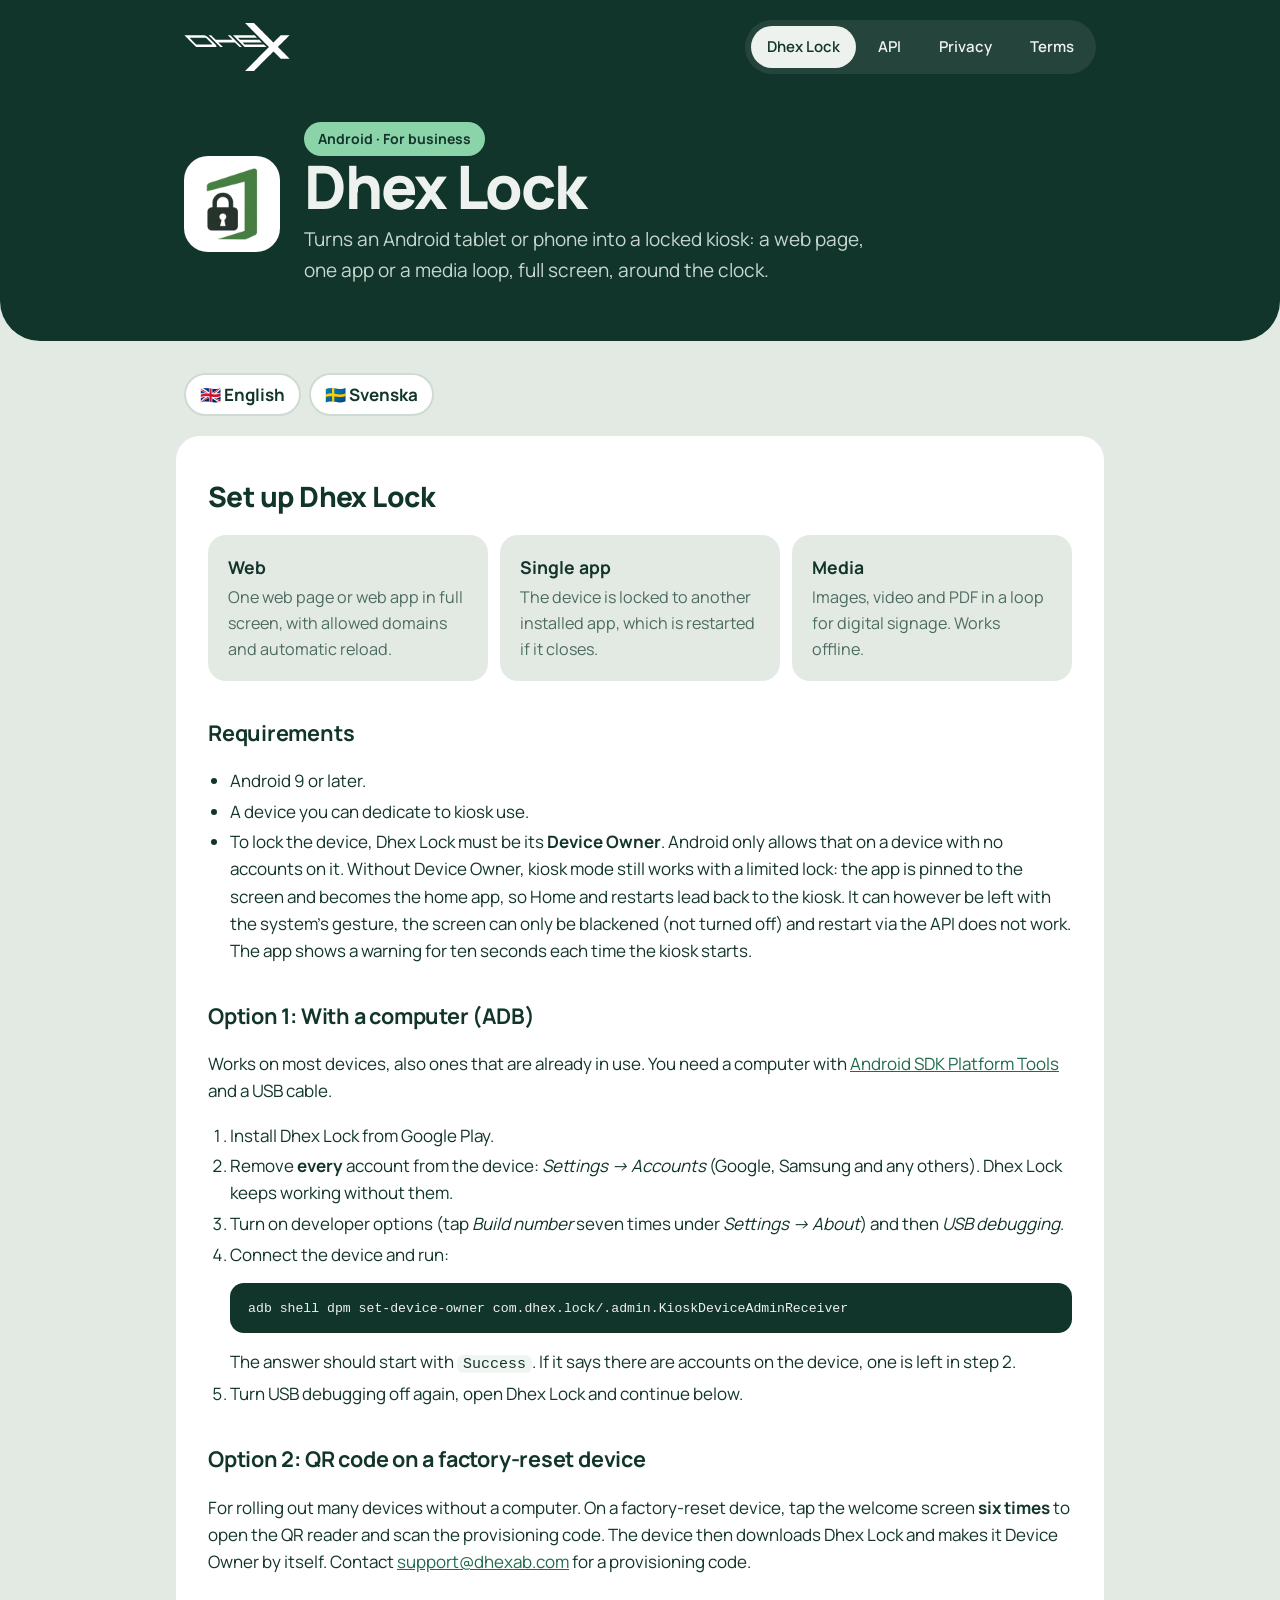
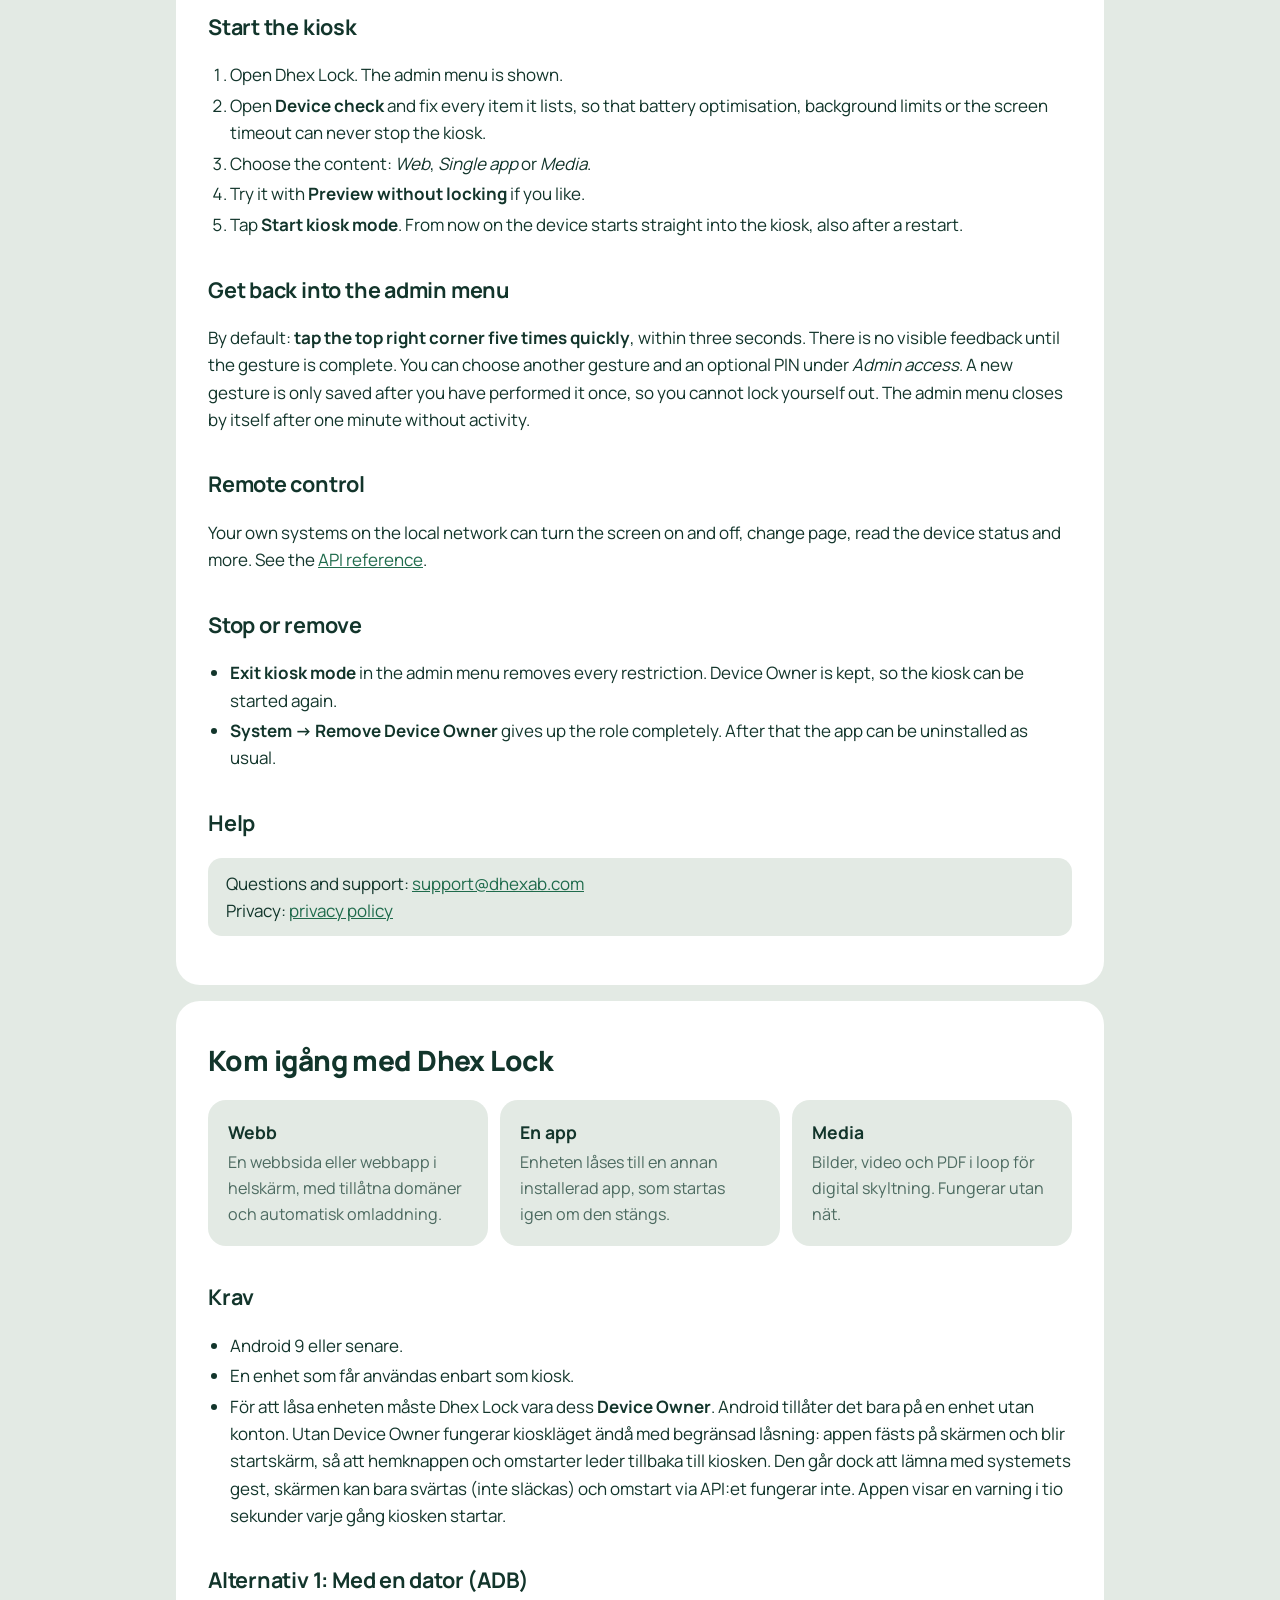
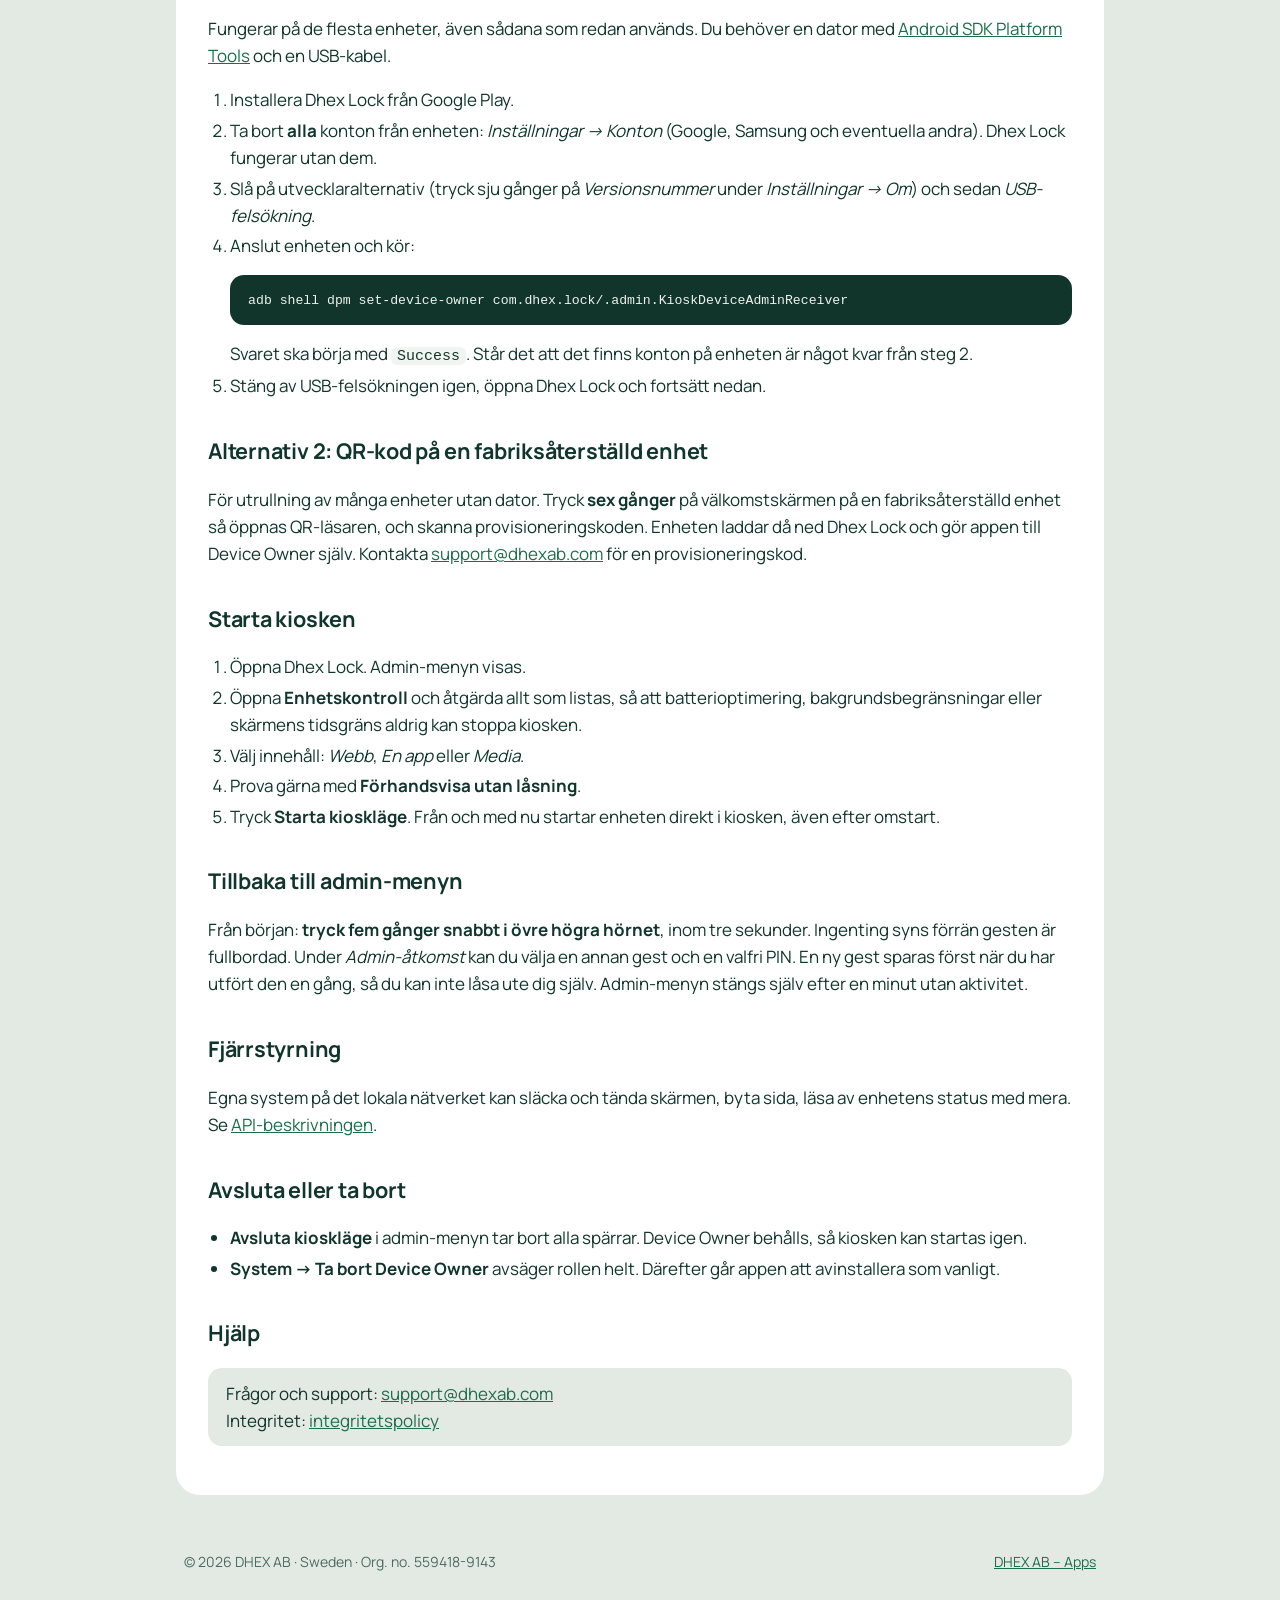
<file: dhex-lock/index.html>
<!doctype html>
<html lang="en">
<head>
  <meta charset="utf-8">
  <meta name="viewport" content="width=device-width, initial-scale=1">
  <title>Dhex Lock – Kiosk mode for Android</title>
  <meta name="description" content="Dhex Lock by DHEX AB turns an Android tablet or phone into a locked kiosk. Setup guide and requirements.">
  <link rel="icon" href="icon.png">
  <link href="https://fonts.googleapis.com/css2?family=Manrope:wght@400;500;600;700;800&amp;display=swap" rel="stylesheet">
  <link rel="stylesheet" href="style.css">
</head>
<body>
<div class="top">
  <div class="top-inner">
    <div class="bar">
      <a class="brand" href="../" aria-label="DHEX AB, home"><svg aria-hidden="true" width="106" height="48" viewBox="0 0 1255 572" style="display: block"><g fill="currentColor" transform="scale(0.25)"><g transform="translate(0.000000,2288.000000) scale(0.100000,-0.100000)"><path d="M15 17031 l-19 -8 17 -10 c10 -5 1279 -1270 2820 -2811 l2803 -2802 4689 2 4690 3 63 24 c95 35 147 67 192 118 l40 46 15 50 c20 68 19 118 -5 213 -29 110 -104 260 -193 384 l-76 105 -1898 1896 -1898 1896 -115 84 c-179 132 -316 228 -370 259 -19 11 -48 29 -65 40 -16 11 -46 29 -65 40 -19 11 -53 32 -75 45 -22 13 -47 27 -55 30 -8 4 -22 11 -30 16 -8 5 -34 18 -56 28 -23 11 -45 24 -48 30 -4 6 -15 11 -25 11 -10 0 -30 9 -44 20 -14 11 -33 20 -42 20 -9 0 -28 9 -42 20 -14 11 -35 20 -45 20 -11 0 -31 9 -45 20 -14 11 -36 20 -48 20 -12 0 -34 9 -48 20 -14 11 -36 20 -49 20 -12 0 -36 9 -53 20 -16 11 -42 20 -57 20 -15 0 -42 9 -60 20 -18 11 -46 20 -61 20 -15 0 -45 9 -67 20 -22 11 -55 20 -74 20 -19 0 -58 9 -86 20 l-51 20 -4722 -1 -4722 0 -20 -8z m9991 -1216 c27 -8 65 -15 84 -15 l35 0 30 -20 c17 -11 41 -20 53 -20 13 0 35 -9 49 -20 14 -11 34 -20 44 -20 10 0 21 -5 25 -11 3 -6 21 -17 38 -25 17 -8 51 -28 76 -44 25 -16 52 -33 60 -37 8 -3 35 -23 60 -43 25 -20 58 -44 73 -54 53 -33 163 -141 1324 -1300 l1161 -1161 51 -79 51 -79 16 -54 16 -55 -7 -36 -7 -35 -28 -27 c-16 -15 -44 -30 -61 -34 -17 -3 -1715 -6 -3773 -6 l-3741 0 -1582 1583 c-871 870 -1583 1588 -1583 1595 l0 12 3743 0 3744 0 49 -15z"></path></g><g transform="translate(0.000000,2288.000000) scale(0.100000,-0.100000)"><path d="M11580 17021 c0 -11 4 -21 10 -23 5 -1 1269 -1262 2808 -2800 l2798 -2798 586 0 587 0 6 9 5 10 -1101 1099 -1102 1099 7 11 7 12 3962 0 3962 0 1121 -1120 1121 -1120 586 0 586 0 5 9 c3 5 -1259 1272 -2805 2817 l-2810 2809 -589 3 -590 2 2 -17 1 -18 1076 -1070 c591 -588 1075 -1074 1076 -1080 l0 -10 -3970 -3 -3970 -2 -1100 1100 -1100 1100 -588 0 -587 0 0 -19z"></path></g><g transform="translate(0.000000,2288.000000) scale(0.100000,-0.100000)"><path d="M23140 17021 c0 -11 4 -21 10 -23 5 -1 1269 -1262 2808 -2800 l2798 -2798 5176 0 5177 0 6 10 6 10 -611 610 -611 610 -4592 0 -4592 0 -489 489 -489 489 7 11 7 11 4559 0 4559 0 5 9 c3 4 -261 274 -587 599 l-592 592 -4590 0 -4589 0 -487 483 -486 482 1 15 1 15 4565 5 4565 5 0 10 c-1 6 -266 274 -591 598 l-589 587 -5178 0 -5177 0 0 -19z"></path></g><g transform="translate(0.000000,2288.000000) scale(0.100000,-0.100000)"><path d="M28930 22872 c0 -4 2567 -2574 5705 -5712 3138 -3138 5705 -5712 5705 -5720 0 -8 -2560 -2575 -5689 -5705 l-5689 -5690 -7 -22 -6 -23 2115 0 c1164 0 2116 3 2116 8 0 13 9279 9287 9296 9291 l17 3 1731 -1731 1731 -1731 2105 0 2105 0 12 8 12 8 -2784 2784 c-1532 1532 -2785 2792 -2785 2800 0 16 5546 5572 5568 5578 l12 3 0 30 0 29 -2102 0 -2103 0 -1751 -1751 -1751 -1751 -17 3 c-17 4 -9296 9278 -9296 9291 0 5 -956 8 -2125 8 -1169 0 -2125 -3 -2125 -8z"></path></g></g></svg></a>
      <nav class="tabs" aria-label="Dhex Lock">
        <a href="./" aria-current="page">Dhex Lock</a>
        <a href="api/">API</a>
        <a href="privacy/">Privacy</a>
        <a href="terms/">Terms</a>
      </nav>
    </div>
    <div class="hero">
      <img src="icon.png" alt="Dhex Lock app icon" width="96" height="96">
      <div>
        <span class="pill">Android · For business</span>
        <h1>Dhex Lock</h1>
        <p>Turns an Android tablet or phone into a locked kiosk: a web page, one app or a media loop, full screen, around the clock.</p>
      </div>
    </div>
  </div>
</div>

<main>
  <nav class="lang" aria-label="Language">
    <a href="#english">🇬🇧 English</a>
    <a href="#svenska">🇸🇪 Svenska</a>
  </nav>

  <section class="card" id="english" lang="en">
    <h2 class="title">Set up Dhex Lock</h2>

    <div class="grid">
      <div class="tile"><h3>Web</h3><p>One web page or web app in full screen, with allowed domains and automatic reload.</p></div>
      <div class="tile"><h3>Single app</h3><p>The device is locked to another installed app, which is restarted if it closes.</p></div>
      <div class="tile"><h3>Media</h3><p>Images, video and PDF in a loop for digital signage. Works offline.</p></div>
    </div>

    <h2>Requirements</h2>
    <ul>
      <li>Android 9 or later.</li>
      <li>A device you can dedicate to kiosk use.</li>
      <li>To lock the device, Dhex Lock must be its <strong>Device Owner</strong>. Android only allows that on a device with no accounts on it. Without Device Owner, kiosk mode still works with a limited lock: the app is pinned to the screen and becomes the home app, so Home and restarts lead back to the kiosk. It can however be left with the system's gesture, the screen can only be blackened (not turned off) and restart via the API does not work. The app shows a warning for ten seconds each time the kiosk starts.</li>
    </ul>

    <h2>Option 1: With a computer (ADB)</h2>
    <p>Works on most devices, also ones that are already in use. You need a computer with <a href="https://developer.android.com/tools/releases/platform-tools">Android SDK Platform Tools</a> and a USB cable.</p>
    <ol>
      <li>Install Dhex Lock from Google Play.</li>
      <li>Remove <strong>every</strong> account from the device: <em>Settings → Accounts</em> (Google, Samsung and any others). Dhex Lock keeps working without them.</li>
      <li>Turn on developer options (tap <em>Build number</em> seven times under <em>Settings → About</em>) and then <em>USB debugging</em>.</li>
      <li>Connect the device and run:
        <pre><code>adb shell dpm set-device-owner com.dhex.lock/.admin.KioskDeviceAdminReceiver</code></pre>
        The answer should start with <code>Success</code>. If it says there are accounts on the device, one is left in step 2.</li>
      <li>Turn USB debugging off again, open Dhex Lock and continue below.</li>
    </ol>

    <h2>Option 2: QR code on a factory-reset device</h2>
    <p>For rolling out many devices without a computer. On a factory-reset device, tap the welcome screen <strong>six times</strong> to open the QR reader and scan the provisioning code. The device then downloads Dhex Lock and makes it Device Owner by itself. Contact <a href="mailto:support@dhexab.com">support@dhexab.com</a> for a provisioning code.</p>

    <h2>Start the kiosk</h2>
    <ol>
      <li>Open Dhex Lock. The admin menu is shown.</li>
      <li>Open <strong>Device check</strong> and fix every item it lists, so that battery optimisation, background limits or the screen timeout can never stop the kiosk.</li>
      <li>Choose the content: <em>Web</em>, <em>Single app</em> or <em>Media</em>.</li>
      <li>Try it with <strong>Preview without locking</strong> if you like.</li>
      <li>Tap <strong>Start kiosk mode</strong>. From now on the device starts straight into the kiosk, also after a restart.</li>
    </ol>

    <h2>Get back into the admin menu</h2>
    <p>By default: <strong>tap the top right corner five times quickly</strong>, within three seconds. There is no visible feedback until the gesture is complete. You can choose another gesture and an optional PIN under <em>Admin access</em>. A new gesture is only saved after you have performed it once, so you cannot lock yourself out. The admin menu closes by itself after one minute without activity.</p>

    <h2>Remote control</h2>
    <p>Your own systems on the local network can turn the screen on and off, change page, read the device status and more. See the <a href="api/">API reference</a>.</p>

    <h2>Stop or remove</h2>
    <ul>
      <li><strong>Exit kiosk mode</strong> in the admin menu removes every restriction. Device Owner is kept, so the kiosk can be started again.</li>
      <li><strong>System → Remove Device Owner</strong> gives up the role completely. After that the app can be uninstalled as usual.</li>
    </ul>

    <h2>Help</h2>
    <p class="who">Questions and support: <a href="mailto:support@dhexab.com">support@dhexab.com</a><br>Privacy: <a href="privacy/">privacy policy</a></p>
  </section>

  <section class="card" id="svenska" lang="sv">
    <h2 class="title">Kom igång med Dhex Lock</h2>

    <div class="grid">
      <div class="tile"><h3>Webb</h3><p>En webbsida eller webbapp i helskärm, med tillåtna domäner och automatisk omladdning.</p></div>
      <div class="tile"><h3>En app</h3><p>Enheten låses till en annan installerad app, som startas igen om den stängs.</p></div>
      <div class="tile"><h3>Media</h3><p>Bilder, video och PDF i loop för digital skyltning. Fungerar utan nät.</p></div>
    </div>

    <h2>Krav</h2>
    <ul>
      <li>Android 9 eller senare.</li>
      <li>En enhet som får användas enbart som kiosk.</li>
      <li>För att låsa enheten måste Dhex Lock vara dess <strong>Device Owner</strong>. Android tillåter det bara på en enhet utan konton. Utan Device Owner fungerar kioskläget ändå med begränsad låsning: appen fästs på skärmen och blir startskärm, så att hemknappen och omstarter leder tillbaka till kiosken. Den går dock att lämna med systemets gest, skärmen kan bara svärtas (inte släckas) och omstart via API:et fungerar inte. Appen visar en varning i tio sekunder varje gång kiosken startar.</li>
    </ul>

    <h2>Alternativ 1: Med en dator (ADB)</h2>
    <p>Fungerar på de flesta enheter, även sådana som redan används. Du behöver en dator med <a href="https://developer.android.com/tools/releases/platform-tools">Android SDK Platform Tools</a> och en USB-kabel.</p>
    <ol>
      <li>Installera Dhex Lock från Google Play.</li>
      <li>Ta bort <strong>alla</strong> konton från enheten: <em>Inställningar → Konton</em> (Google, Samsung och eventuella andra). Dhex Lock fungerar utan dem.</li>
      <li>Slå på utvecklaralternativ (tryck sju gånger på <em>Versionsnummer</em> under <em>Inställningar → Om</em>) och sedan <em>USB-felsökning</em>.</li>
      <li>Anslut enheten och kör:
        <pre><code>adb shell dpm set-device-owner com.dhex.lock/.admin.KioskDeviceAdminReceiver</code></pre>
        Svaret ska börja med <code>Success</code>. Står det att det finns konton på enheten är något kvar från steg 2.</li>
      <li>Stäng av USB-felsökningen igen, öppna Dhex Lock och fortsätt nedan.</li>
    </ol>

    <h2>Alternativ 2: QR-kod på en fabriksåterställd enhet</h2>
    <p>För utrullning av många enheter utan dator. Tryck <strong>sex gånger</strong> på välkomstskärmen på en fabriksåterställd enhet så öppnas QR-läsaren, och skanna provisioneringskoden. Enheten laddar då ned Dhex Lock och gör appen till Device Owner själv. Kontakta <a href="mailto:support@dhexab.com">support@dhexab.com</a> för en provisioneringskod.</p>

    <h2>Starta kiosken</h2>
    <ol>
      <li>Öppna Dhex Lock. Admin-menyn visas.</li>
      <li>Öppna <strong>Enhetskontroll</strong> och åtgärda allt som listas, så att batterioptimering, bakgrundsbegränsningar eller skärmens tidsgräns aldrig kan stoppa kiosken.</li>
      <li>Välj innehåll: <em>Webb</em>, <em>En app</em> eller <em>Media</em>.</li>
      <li>Prova gärna med <strong>Förhandsvisa utan låsning</strong>.</li>
      <li>Tryck <strong>Starta kioskläge</strong>. Från och med nu startar enheten direkt i kiosken, även efter omstart.</li>
    </ol>

    <h2>Tillbaka till admin-menyn</h2>
    <p>Från början: <strong>tryck fem gånger snabbt i övre högra hörnet</strong>, inom tre sekunder. Ingenting syns förrän gesten är fullbordad. Under <em>Admin-åtkomst</em> kan du välja en annan gest och en valfri PIN. En ny gest sparas först när du har utfört den en gång, så du kan inte låsa ute dig själv. Admin-menyn stängs själv efter en minut utan aktivitet.</p>

    <h2>Fjärrstyrning</h2>
    <p>Egna system på det lokala nätverket kan släcka och tända skärmen, byta sida, läsa av enhetens status med mera. Se <a href="api/#svenska">API-beskrivningen</a>.</p>

    <h2>Avsluta eller ta bort</h2>
    <ul>
      <li><strong>Avsluta kioskläge</strong> i admin-menyn tar bort alla spärrar. Device Owner behålls, så kiosken kan startas igen.</li>
      <li><strong>System → Ta bort Device Owner</strong> avsäger rollen helt. Därefter går appen att avinstallera som vanligt.</li>
    </ul>

    <h2>Hjälp</h2>
    <p class="who">Frågor och support: <a href="mailto:support@dhexab.com">support@dhexab.com</a><br>Integritet: <a href="privacy/#svenska">integritetspolicy</a></p>
  </section>
</main>

<footer>
  <span>© 2026 DHEX AB · Sweden · Org. no. 559418-9143</span>
  <a href="../">DHEX AB – Apps</a>
</footer>
</body>
</html>
</file>
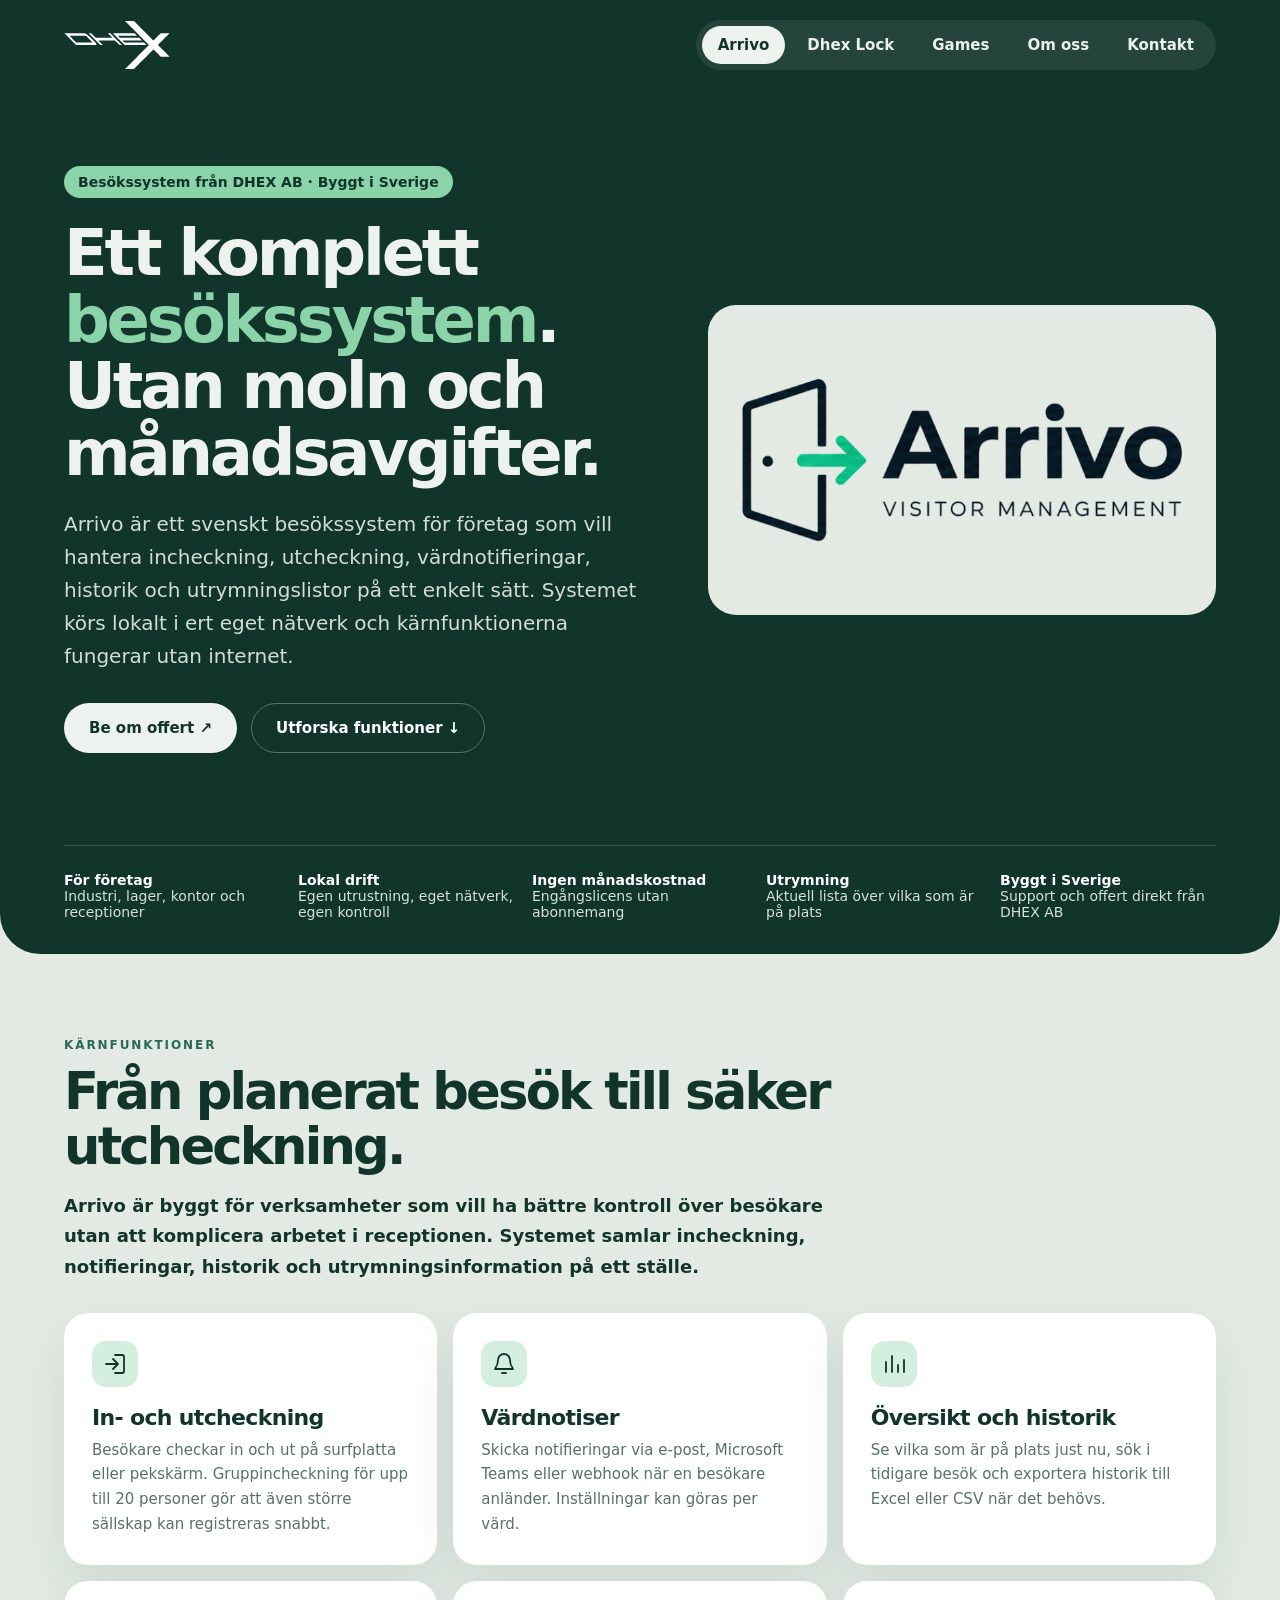
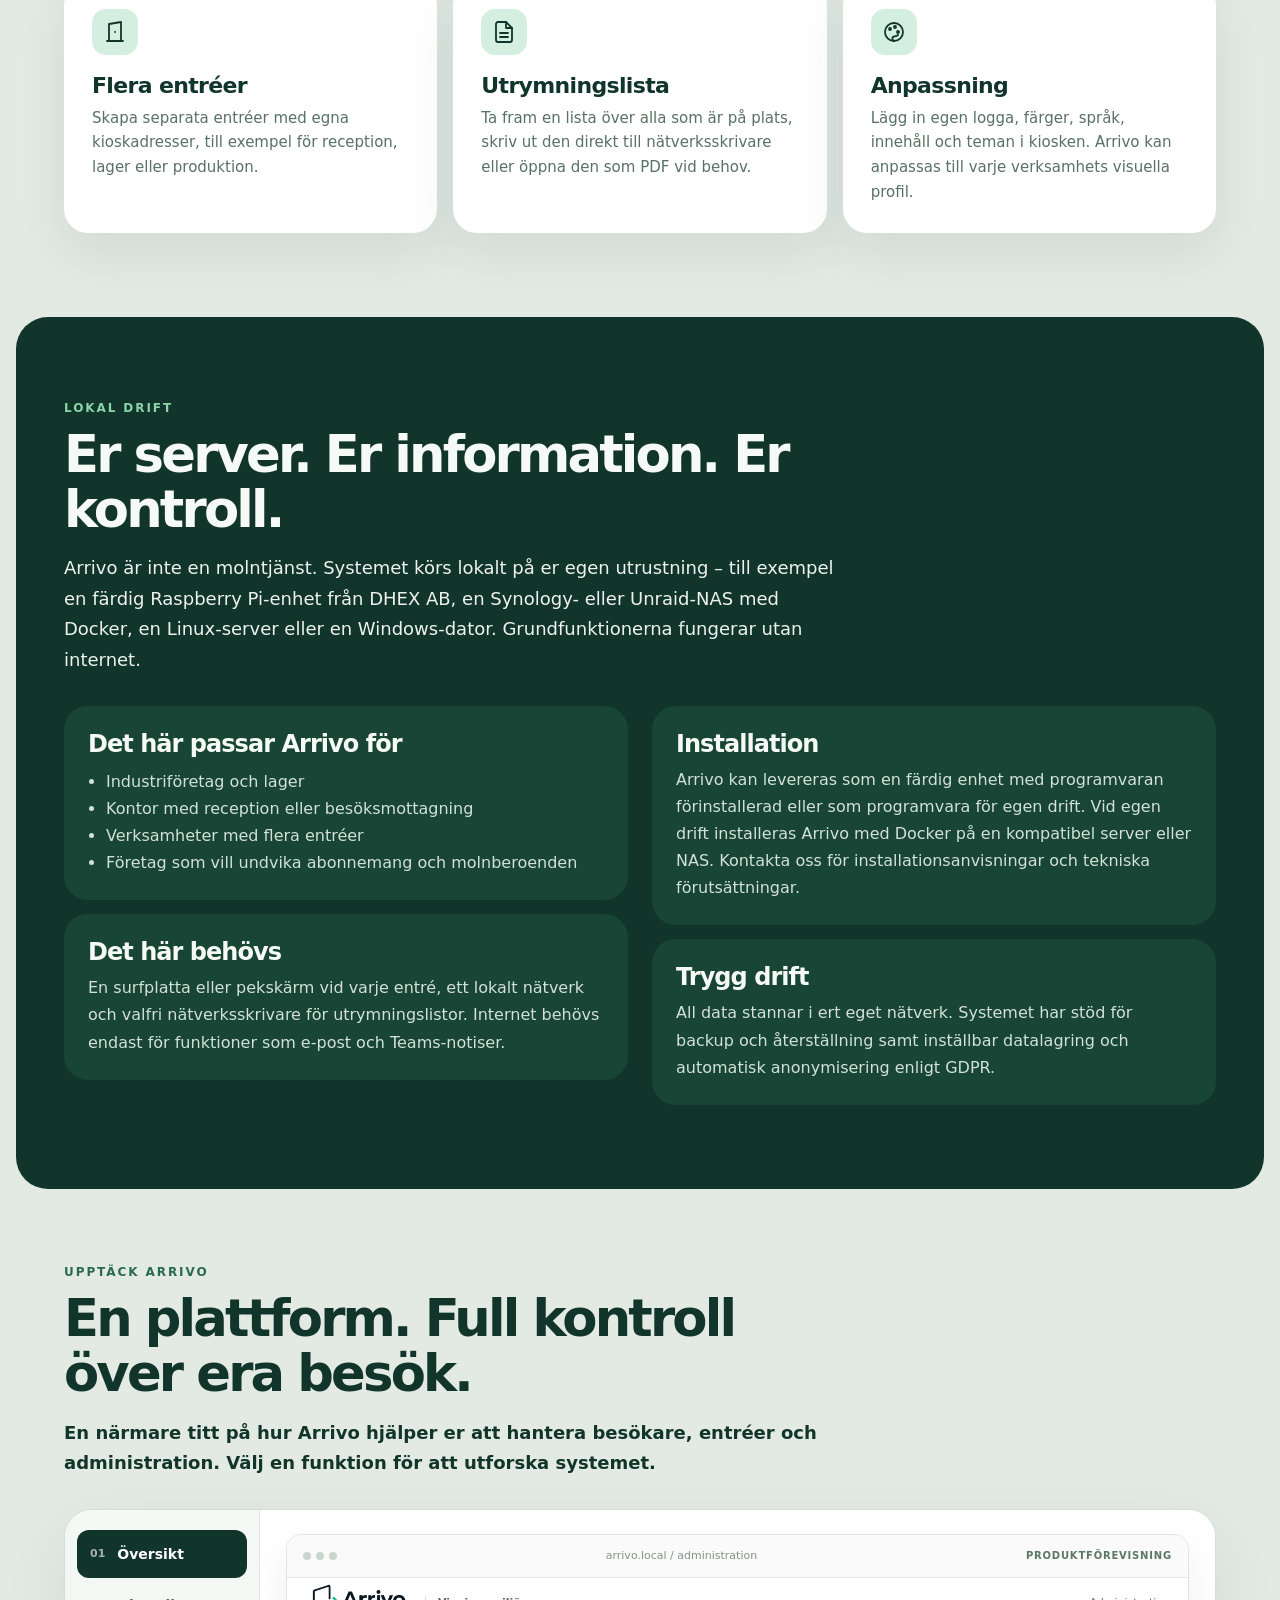
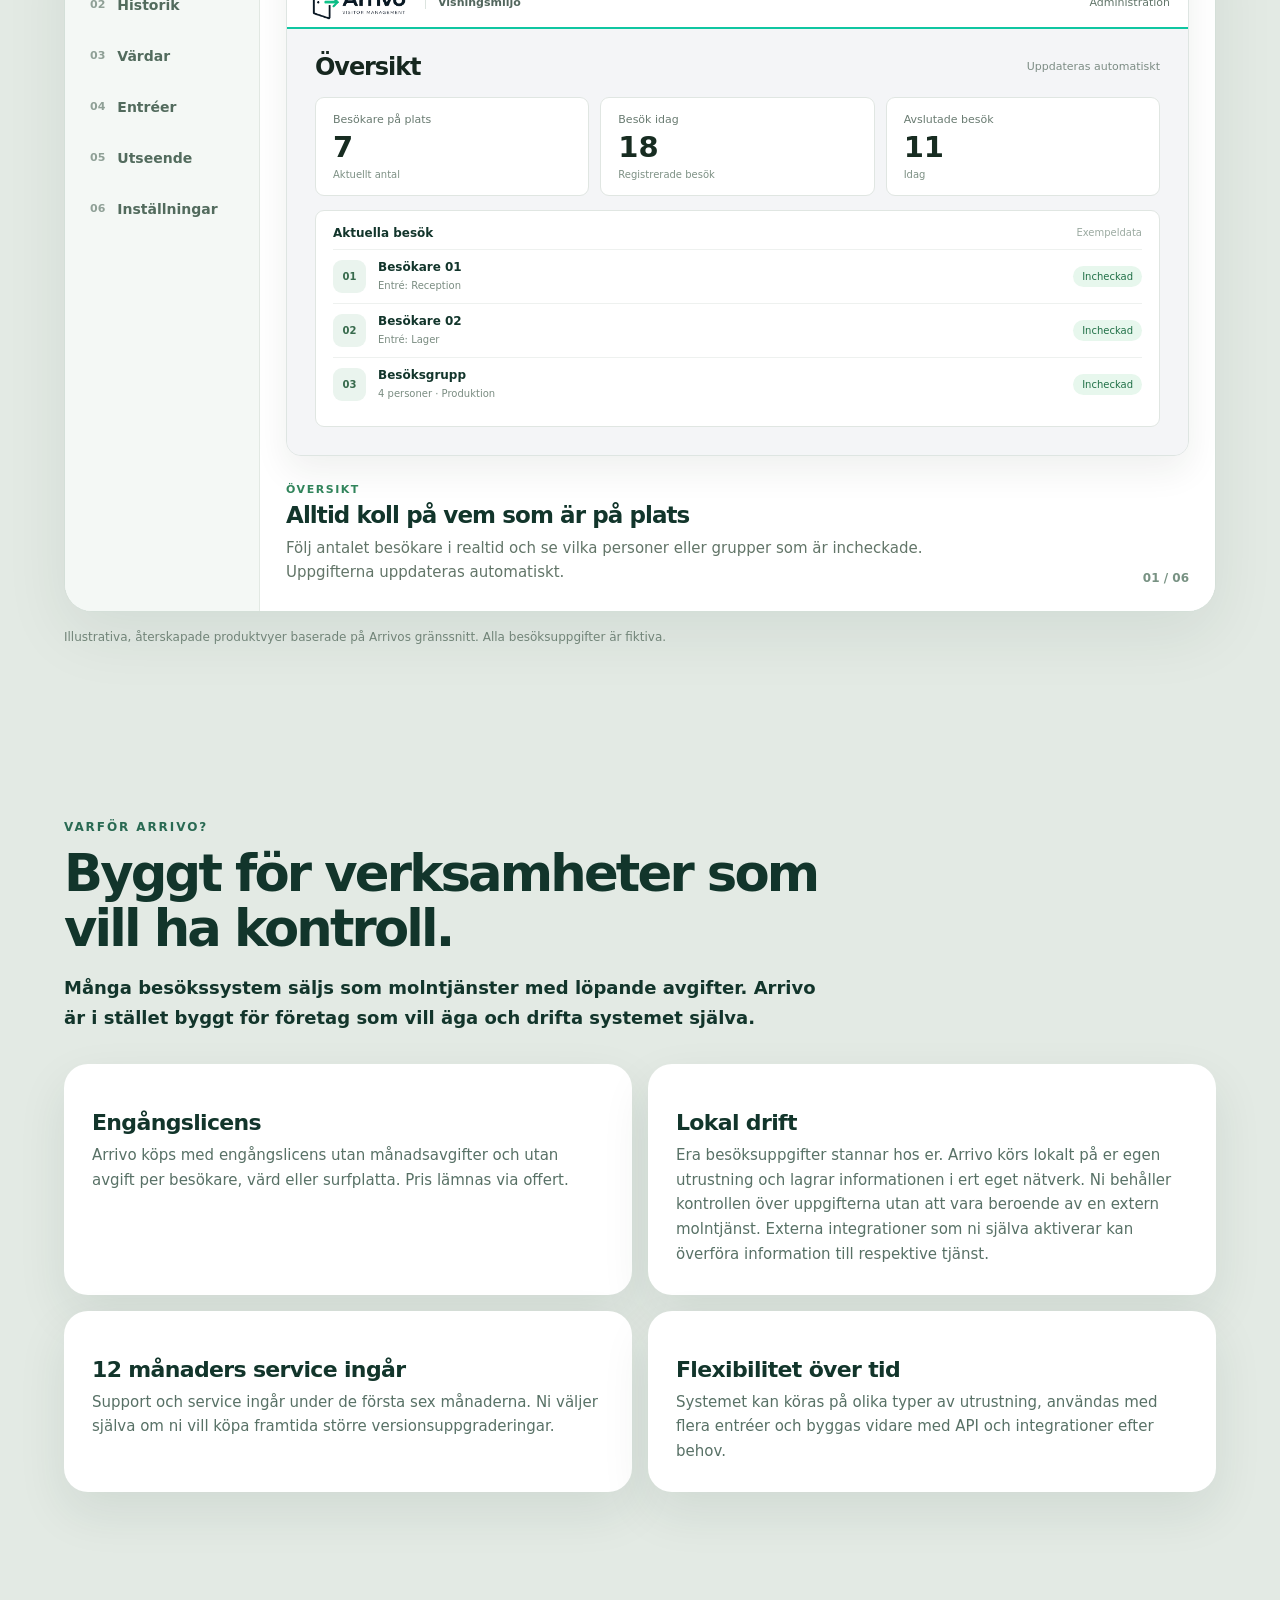
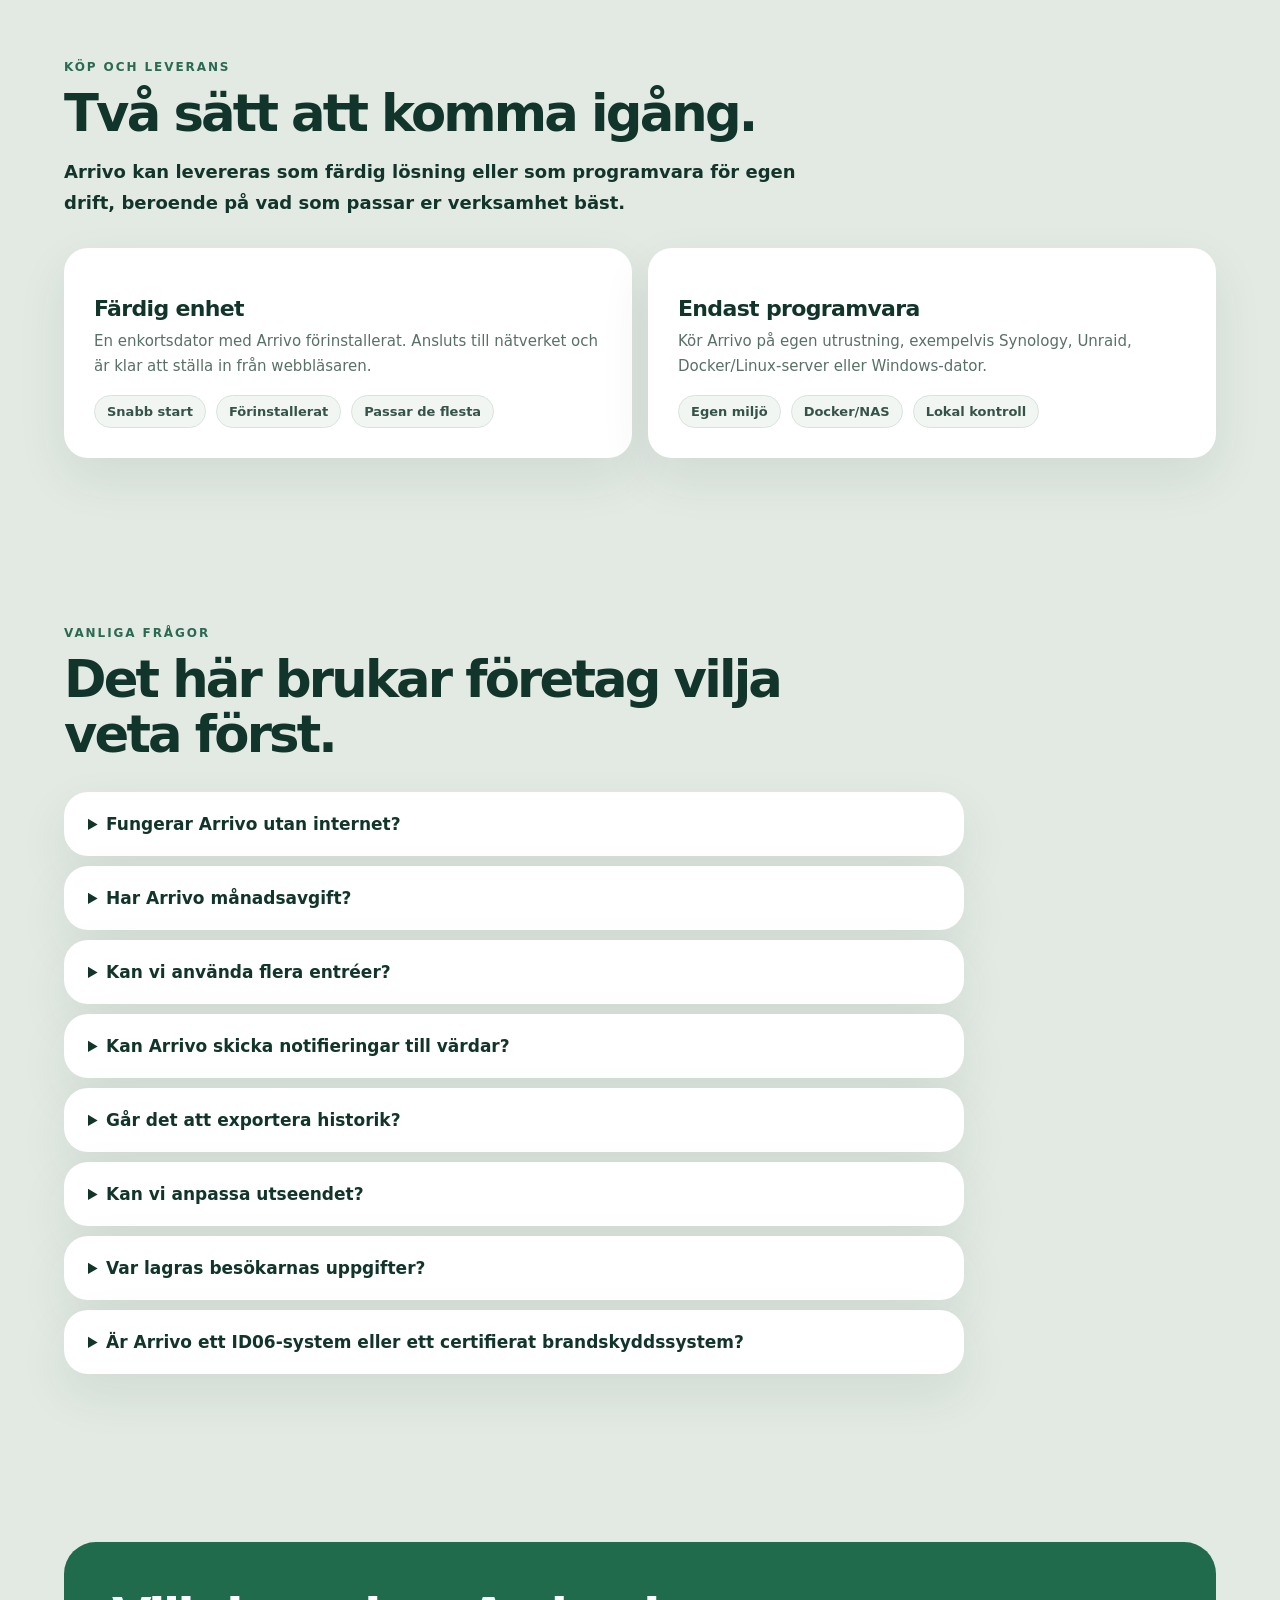
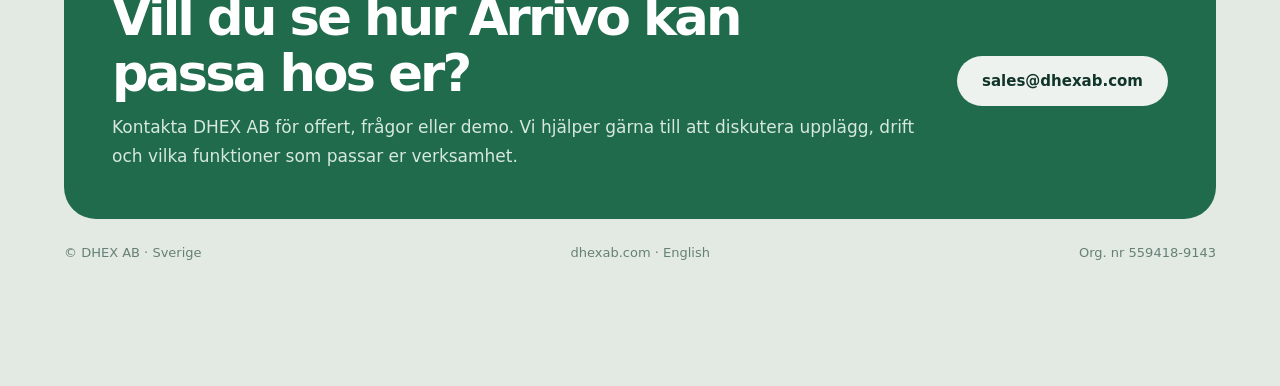
<file: arrivo/sv/index.html>
<!DOCTYPE html>

<html lang="sv">
<head>
<meta charset="utf-8"/>
<meta content="width=device-width, initial-scale=1.0" name="viewport"/>
<title>Arrivo – Besökssystem för företag | DHEX AB</title>
<meta content="Arrivo är ett svenskt besökssystem från DHEX AB med lokal drift, in- och utcheckning, värdnotiser, historik, utrymningslistor och engångslicens utan månadsavgifter." name="description"/>
<meta content="index,follow" name="robots"/>
<link href="https://dhexab.com/arrivo/sv/" rel="canonical"/>
<link href="https://dhexab.com/arrivo/sv/" hreflang="sv" rel="alternate"/>
<link href="https://dhexab.com/arrivo/" hreflang="en" rel="alternate"/>
<link href="https://dhexab.com/arrivo/" hreflang="x-default" rel="alternate"/>
<meta content="website" property="og:type"/>
<meta content="Arrivo – Besökssystem för företag | DHEX AB" property="og:title"/>
<meta content="Ett lokalt installerat besökssystem för företag med incheckning, värdnotiser, historik, utrymningslistor och anpassningsbar kiosk." property="og:description"/>
<meta content="https://dhexab.com/arrivo/sv/" property="og:url"/>
<meta content="https://dhexab.com/arrivo/sv/assets/arrivo-logo.png" property="og:image"/>
<meta content="#12352B" name="theme-color"/>
<script type="application/ld+json">
  {
    "@context": "https://schema.org",
    "@type": "SoftwareApplication",
    "@id": "https://dhexab.com/arrivo/sv/#software",
    "name": "Arrivo",
    "applicationCategory": "BusinessApplication",
    "applicationSubCategory": "Besökssystem",
    "image": "https://dhexab.com/arrivo/sv/assets/arrivo-logo.png",
    "publisher": {
      "@type": "Organization",
      "@id": "https://dhexab.com/#organization",
      "name": "DHEX AB",
      "url": "https://dhexab.com/",
      "email": "sales@dhexab.com",
      "identifier": "559418-9143"
    },
    "softwareRequirements": "Lokal installation på kompatibel Raspberry Pi, Docker/Linux-server, NAS eller Windows-dator; lokalt nätverk och webbläsare för besökskiosk. Internet krävs endast för externa e-post- och Teams-notiser.",
    "license": {
      "@type": "CreativeWork",
      "name": "Arrivo kommersiell engångslicens",
      "description": "Engångslicens utan månadsavgifter. Pris på förfrågan. Framtida större versionsuppgraderingar kan köpas separat."
    },
    "isAccessibleForFree": false,
    "inLanguage": "sv",
    "url": "https://dhexab.com/arrivo/sv/",
    "description": "Arrivo är ett svenskt, lokalt installerat besökssystem för företag. Det erbjuder in- och utcheckning, värdnotiser, besöksöversikt, historik och utrymningslistor. Engångslicens utan månadsavgifter.",
    "featureList": [
      "Besöksincheckning och utcheckning på surfplatta",
      "Gruppincheckning för upp till 20 besökare",
      "Flera entréer och egna kioskadresser",
      "Värdnotiser via e-post, Microsoft Teams eller webhook",
      "Översikt över aktuella besökare och sökbar historik",
      "Import och export i Excel och CSV",
      "Utrymningslista för utskrift via IPP/AirPrint och som PDF",
      "Egen logga, färger, språk och anpassad startsida",
      "REST API med API-nycklar",
      "Gallring och anonymisering enligt GDPR",
      "Lokal drift utan internet för kärnfunktioner",
      "Inbyggd backup och återställning"
    ]
  }
  </script>
<style>
    :root{
      --forest:#12352B;
      --forest-2:#184536;
      --forest-3:#0f2f27;
      --mint:#8BD3A8;
      --mint-2:#d4efdf;
      --cream:#E3EAE4;
      --white:#EEF2EE;
      --ink:#12352B;
      --muted:#587166;
      --border:#d0d9d2;
      --card:#ffffff;
      --blue:#2f67c8;
      --red:#c53a2d;
      --shadow:0 20px 50px rgba(18,53,43,.09);
      --radius:24px;
    }
    *{box-sizing:border-box}
    html{scroll-behavior:smooth}
    body{
      margin:0;
      font-family:Manrope, system-ui, -apple-system, BlinkMacSystemFont, "Segoe UI", sans-serif;
      background:var(--cream);
      color:var(--ink);
      -webkit-font-smoothing:antialiased;
      text-rendering:optimizeLegibility;
    }
    a{color:inherit;text-decoration:none}
    img{max-width:100%;display:block}
    .container{max-width:1200px;margin:0 auto;padding:0 24px}
    .top{
      background:var(--forest);
      color:var(--white);
      border-radius:0 0 40px 40px;
      overflow:hidden;
    }
    .nav{display:flex;align-items:center;justify-content:space-between;padding:20px 0;gap:12px 32px;flex-wrap:wrap}
    .dhex-brand{display:inline-flex;align-items:center;min-height:44px;color:#fff;flex:none}
    .dhex-brand svg{display:block;width:106px;height:48px;color:#fff}
    .navlinks{display:flex;align-items:center;gap:6px;padding:6px;background:rgba(255,255,255,.08);border-radius:999px;flex-wrap:wrap}
    .navlinks a{font-size:15px;font-weight:600;padding:10px 16px;border-radius:999px;color:#eaf0ec}
    .navlinks a.active,.navlinks a:hover{background:var(--white);color:var(--forest)}
    .hero{display:block;max-width:1000px;padding:76px 0 92px}
    .eyebrow{display:inline-block;background:var(--mint);color:var(--forest);font-size:14px;font-weight:700;padding:8px 14px;border-radius:999px}
    h1{font-size:clamp(52px,7vw,90px);line-height:1.02;letter-spacing:-.05em;margin:22px 0;font-weight:800;max-width:760px}
    h1 em{font-style:normal;color:var(--mint)}
    .lead{font-size:20px;line-height:1.65;max-width:800px;color:#d1ded7;margin:0}
    .actions{display:flex;flex-wrap:wrap;gap:14px;margin-top:30px}
    .btn{display:inline-flex;align-items:center;justify-content:center;padding:15px 24px;border-radius:999px;font-size:15px;font-weight:700;border:1px solid #4c7869;transition:transform .15s ease,background .15s ease;color:#fff}
    .btn:hover{transform:translateY(-1px)}
    .btn.main{background:var(--white);color:var(--forest);border-color:transparent}
    .hero-card{background:#1d4a3b;border-radius:30px;padding:26px;border:1px solid rgba(255,255,255,.08);box-shadow:0 14px 40px rgba(0,0,0,.16)}
    .trust{border-top:1px solid rgba(255,255,255,.14);padding:26px 0 34px;display:grid;grid-template-columns:repeat(5,1fr);gap:18px;font-size:14px;color:#d3e2db}
    .trust strong{display:block;color:#fff}
    section{padding:84px 0}
    .sectiontop{max-width:770px;margin-bottom:30px}
    .kicker{font-size:12px;letter-spacing:.16em;text-transform:uppercase;color:#2a6a53;font-weight:800}
    h2{font-size:clamp(36px,4vw,58px);line-height:1.08;letter-spacing:-.055em;margin:12px 0 16px}
    .copy{font-size:18px;line-height:1.7;color:#12352B;margin:0;font-weight:500}
    .features{display:grid;grid-template-columns:repeat(3,1fr);gap:16px}
    .feature,.reason,.faq details,.demo-text,.stack-card,.plan{background:var(--card);border-radius:24px;box-shadow:var(--shadow)}
    .feature{padding:28px;min-height:230px}
    .feature i{width:46px;height:46px;border-radius:14px;background:var(--mint-2);display:grid;place-items:center;font-style:normal;font-size:20px}
    .feature h3,.reason h3,.plan h3{margin:18px 0 8px;font-size:22px;letter-spacing:-.03em}
    .feature p,.reason p,.plan p,.demo-text p{margin:0;color:var(--muted);line-height:1.65;font-size:15px}
    .dark{background:var(--forest);color:#f6faf7;border-radius:32px;margin:0 16px}
    .dark .kicker{color:var(--mint)}
    .dark .copy{color:#c7d8d0}
    .split{display:grid;grid-template-columns:1fr 1fr;gap:24px;align-items:start}
    .stack{display:grid;gap:14px}
    .stack-card{padding:24px}
    .stack-card h3{margin:0 0 8px;font-size:24px;letter-spacing:-.04em}
    .stack-card ul{margin:10px 0 0;padding-left:18px;color:#d2e1da;line-height:1.7}
    .stack-card p{margin:0;color:#d2e1da;line-height:1.7}
    .dark .stack-card{background:var(--forest-2);box-shadow:none}
    .reasons{display:grid;grid-template-columns:repeat(2,1fr);gap:16px}
    .reason{padding:28px}
    .demo-grid{display:grid;grid-template-columns:1fr 1fr;gap:22px}
    .demo-item{display:grid;grid-template-columns:1.1fr .9fr;gap:18px;align-items:start;margin-bottom:26px}
    .demo-item.alt{grid-template-columns:.9fr 1.1fr}
    .demo-shot{background:#edf2ee;border-radius:24px;padding:12px;box-shadow:var(--shadow);overflow:hidden}
    .demo-text{padding:26px}
    .demo-label{display:inline-flex;align-items:center;gap:8px;font-size:12px;font-weight:800;letter-spacing:.14em;color:#2b6d55;text-transform:uppercase;margin-bottom:12px}
    .demo-label::before{content:"";width:10px;height:10px;border-radius:50%;background:var(--mint)}
    .demo-note{margin-top:24px;font-size:13px;color:#6c8379;background:#f4f7f5;border:1px solid #dde5df;padding:14px 16px;border-radius:16px}
    .plans{display:grid;grid-template-columns:repeat(2,1fr);gap:16px}
    .plan{padding:30px}
    .faq{display:grid;gap:10px;max-width:900px}
    .faq details{padding:22px 24px}
    .faq summary{cursor:pointer;font-size:17px;font-weight:750}
    .faq p{margin:12px 0 0;line-height:1.75;color:var(--muted)}
    .cta{background:#1F6B4C;color:#fff;border-radius:32px;padding:48px;display:flex;align-items:center;justify-content:space-between;gap:30px}
    .cta h2{margin:0 0 12px;max-width:680px}
    .cta p{margin:0;color:#d6e8df;font-size:17px;line-height:1.7}
    .footer{display:flex;justify-content:space-between;gap:20px;padding:26px 0 42px;flex-wrap:wrap;color:#668074;font-size:13px}
    .tagrow{display:flex;flex-wrap:wrap;gap:10px;margin-top:16px}
    .tag{background:#f2f6f3;border:1px solid #d9e3dc;border-radius:999px;padding:8px 12px;font-size:13px;color:#355449;font-weight:600}

    /* demo UI blocks */
    .ui{background:#e7ece8;border:1px solid #d1d9d3;border-radius:18px;overflow:hidden;font-size:12px;color:#32443c}
    .ui-topbar{height:44px;background:#f8fbf8;border-bottom:2px solid #19c4a3;display:flex;align-items:center;justify-content:space-between;padding:0 14px}
    .ui-brand{display:flex;align-items:center;gap:8px;font-weight:800;color:#20352d}
    .ui-brand .door{width:16px;height:24px;border:2px solid #273b33;border-right-width:4px;border-radius:2px;position:relative}
    .ui-brand .door:after{content:"";position:absolute;width:9px;height:4px;background:#25c3a0;right:-10px;top:8px;border-radius:3px}
    .ui-menu{display:flex;gap:12px;color:#40635a;white-space:nowrap}
    .ui-page{padding:18px}
    .ui-title{font-size:24px;font-weight:800;color:#20362d;margin:0 0 12px}
    .ui-row{display:grid;gap:12px}
    .ui-row.cols-2{grid-template-columns:1fr 1fr}
    .ui-row.cols-3{grid-template-columns:repeat(3,1fr)}
    .ui-card{background:#fff;border:1px solid #d7dfd9;border-radius:10px;padding:14px}
    .ui-card.muted{background:#fafcfb}
    .ui-label{font-size:11px;color:#6b8177;margin-bottom:5px}
    .ui-value{font-size:28px;font-weight:800;color:#19352a;line-height:1}
    .ui-small{font-size:11px;color:#6b8177}
    .ui-table{margin-top:12px;background:#fff;border:1px solid #d7dfd9;border-radius:10px;overflow:hidden}
    .ui-table table{width:100%;border-collapse:collapse}
    .ui-table th,.ui-table td{padding:9px 10px;border-bottom:1px solid #e5ebe6;text-align:left;font-size:11px}
    .ui-table th{background:#fafcfb;color:#5b7167}
    .ui-table tr:last-child td{border-bottom:0}
    .pill-btn{display:inline-block;background:#2f67c8;color:#fff;border-radius:8px;padding:7px 12px;font-size:11px;font-weight:700}
    .outline-btn{display:inline-block;background:#fff;border:1px solid #d7dfd9;border-radius:8px;padding:7px 12px;font-size:11px;font-weight:700;color:#355449}
    .ui-side-by{display:grid;grid-template-columns:1fr 1.2fr;gap:12px}
    .preview-pane{background:#0f1116;border-radius:14px;color:#fff;overflow:hidden;position:relative;min-height:250px;border:1px solid rgba(255,255,255,.05)}
    .preview-pane:before{content:"";position:absolute;inset:0;background:linear-gradient(135deg, rgba(255,255,255,.04), transparent 42%), linear-gradient(180deg,#111318 0%, #171a22 100%)}
    .preview-pane .screen{position:relative;padding:18px;height:100%;display:flex;flex-direction:column;justify-content:space-between}
    .welcome-logo{font-size:34px;font-style:italic;color:#dd2b2b;font-weight:700;letter-spacing:.02em;text-align:center;margin-top:22px}
    .welcome-title{text-align:center;font-size:28px;font-weight:800;letter-spacing:.03em}
    .welcome-sub{text-align:center;color:#c6cbd5;font-size:13px;letter-spacing:.12em;text-transform:uppercase}
    .welcome-actions{display:grid;grid-template-columns:1fr 1fr;gap:14px;margin:24px auto 6px;max-width:360px}
    .action-red,.action-dark{padding:22px 14px;border-radius:8px;text-align:center;font-size:20px;font-weight:800;letter-spacing:.03em}
    .action-red{background:#d90707;color:#fff;box-shadow:0 12px 30px rgba(217,7,7,.28)}
    .action-dark{background:rgba(38,38,44,.7);color:#fff;border:1px solid rgba(255,255,255,.22)}
    .lang-badges{position:absolute;right:14px;top:14px;display:flex;gap:8px}
    .flag{width:26px;height:26px;border-radius:50%;background:#0a4ea6;border:3px solid #ffc400;display:grid;place-items:center;font-size:12px;font-weight:700}
    .form-col{display:grid;gap:10px}
    .field{background:#fff;border:1px solid #d7dfd9;border-radius:8px;padding:10px 11px;color:#4b6459;min-height:38px}
    .check-group{background:#f9fbfa;border:1px solid #e0e7e2;border-radius:10px;padding:12px}
    .mini-tabs{display:flex;gap:14px;padding-bottom:12px;border-bottom:1px solid #dbe3dd;color:#60766c;font-weight:700}
    .mini-tabs span.active{color:#2f67c8;border-bottom:2px solid #2f67c8;padding-bottom:9px;margin-bottom:-12px}

    @media (max-width: 1024px){
      .hero,.split,.demo-item,.demo-item.alt{grid-template-columns:1fr}
      .features,.plans,.reasons,.demo-grid{grid-template-columns:1fr 1fr}
      .trust{grid-template-columns:repeat(2,1fr)}
    }
    @media (max-width: 700px){
      .container{padding:0 18px}
      .top{border-radius:0 0 28px 28px}
      .hero{padding:48px 0 66px}
      .features,.plans,.reasons,.demo-grid{grid-template-columns:1fr}
      .trust{grid-template-columns:1fr 1fr}
      section{padding:62px 0}
      .cta{padding:30px;flex-direction:column;align-items:flex-start}
      .navlinks a{font-size:13px;padding:9px 12px}
      h1{font-size:54px}
      .ui-topbar{height:auto;gap:8px;flex-wrap:wrap;padding:10px}
      .ui-menu{flex-wrap:wrap;gap:8px}
      .ui-row.cols-2,.ui-side-by,.ui-row.cols-3{grid-template-columns:1fr}
      .welcome-actions{grid-template-columns:1fr}
    }
  

/* Produktvisning – ren, responsiv produktpresentation */
.product-showcase-section{padding-top:76px;padding-bottom:80px}
.showcase-heading{max-width:760px}
.showcase-shell{display:grid;grid-template-columns:195px minmax(0,1fr);border:1px solid #d4dfd8;border-radius:28px;overflow:hidden;background:#fff;box-shadow:0 22px 64px rgba(18,53,43,.08)}
.showcase-menu{display:flex;flex-direction:column;gap:3px;padding:20px 12px;background:#f4f8f5;border-right:1px solid #e2e9e3}
.showcase-tab{border:0;display:flex;align-items:center;gap:12px;text-align:left;width:100%;border-radius:12px;background:transparent;padding:16px 13px;cursor:pointer;color:#526b5d;font:600 14px Manrope,system-ui,sans-serif;transition:background .16s,color .16s}
.showcase-tab:hover{background:#e6f1e9;color:#12352b}.showcase-tab.selected{background:#12352b;color:#fff}
.showcase-tab:focus-visible{outline:3px solid #8bd3a8;outline-offset:2px}
.showcase-tab-num{font:700 11px Manrope,system-ui,sans-serif;opacity:.62}
.showcase-content{padding:24px 26px 26px;min-width:0;background:#fff}
.showcase-browser{border:1px solid #dee5e2;border-radius:15px;overflow:hidden;background:#f3f5f7;box-shadow:0 15px 35px rgba(22,40,33,.07)}
.browser-bar{background:#f9faf9;border-bottom:1px solid #e4e8e5;display:flex;gap:14px;align-items:center;padding:10px 16px;min-height:43px}
.browser-dots{display:flex;gap:5px;align-items:center}.browser-dots i{display:block;width:8px;height:8px;border-radius:50%;background:#c8d5cd}
.browser-url{font-size:11px;color:#81948a;flex:1;text-align:center}.browser-badge{font-size:10px;color:#5c7766;font-weight:700;text-transform:uppercase;letter-spacing:.08em}
.app-shell{background:#f4f5f7;min-height:425px}
.app-topbar{height:51px;background:white;display:flex;align-items:center;gap:12px;padding:7px 18px;border-bottom:2px solid #0fc6a1}
.app-logo{width:108px;height:auto;max-height:36px;object-fit:contain}
.app-demo-site{border-left:1px solid #dce4df;padding-left:12px;font-weight:600;font-size:11px;color:#52665d}
.app-top-action{margin-left:auto;color:#617569;font-size:11px}
.showcase-screen{padding:24px 28px 28px;min-height:370px;animation:appear .2s ease}
@keyframes appear{from{opacity:.65;transform:translateY(3px)}to{opacity:1;transform:translateY(0)}}
.app-title-row{display:flex;align-items:center;justify-content:space-between;gap:12px;margin-bottom:16px}
.app-title-row h3{font-size:24px;letter-spacing:-.045em;color:#16271f;margin:0}
.app-subtle{font-size:11px;color:#7c8c84}
.metric-grid{display:grid;grid-template-columns:repeat(3,minmax(0,1fr));gap:11px;margin-bottom:14px}
.metric-box{background:white;border:1px solid #e0e6e2;border-radius:9px;padding:15px 17px;display:flex;flex-direction:column;min-width:0;gap:4px}
.metric-box span{color:#697b71;font-size:11px}.metric-box strong{font-size:29px;color:#172c21;line-height:1.2}.metric-box small{font-size:10px;color:#7d9084}
.app-panel{background:#fff;border:1px solid #e0e6e2;border-radius:9px;padding:15px 17px}.panel-title{display:flex;gap:12px;justify-content:space-between;align-items:center;margin-bottom:9px}.panel-title strong{font-size:12px}.muted-dot{font-size:10px;color:#9baaa1}
.visitor-row{display:flex;align-items:center;gap:12px;padding:10px 0;border-top:1px solid #eef1ef}.visitor-row div:nth-child(2){min-width:0;flex:1}.visitor-row strong{display:block;font-size:12px}.visitor-row small{font-size:10px;color:#7a8c81}
.avatar-placeholder{border-radius:9px;background:#eaf4ee;color:#376a4c;width:33px;height:33px;display:grid;place-items:center;font-weight:700;font-size:10px}.status-live{font-size:10px;color:#207047;background:#e7f7ed;border-radius:30px;padding:5px 9px}
.showcase-bottom{display:flex;align-items:flex-end;justify-content:space-between;gap:20px;padding-top:22px}.showcase-caption-eyebrow{font-size:11px;letter-spacing:.14em;font-weight:800;color:#31845b}
.showcase-bottom h3{font-size:23px;letter-spacing:-.04em;margin:5px 0 8px}.showcase-bottom p{max-width:680px;font-size:15px;line-height:1.65;color:#627568;margin:0}
.showcase-counter{font-size:12px;font-weight:800;color:#789283;white-space:nowrap}.showcase-disclaimer{font-size:12px;color:#718478;margin-top:18px}
.demo-table{border-collapse:collapse;width:100%;background:#fff;border-radius:9px;overflow:hidden;font-size:11px;border:1px solid #e0e6e2}.demo-table th{text-align:left;background:#f9fbfa;color:#72847a;font-weight:600}.demo-table td,.demo-table th{border-bottom:1px solid #edf0ee;padding:11px 12px}.demo-table td{color:#30433a}.demo-table tr:last-child td{border-bottom:0}
.demo-controls{display:flex;gap:8px;flex-wrap:wrap;margin-bottom:13px}.demo-input{font-size:11px;color:#7b8c82;background:#fff;border:1px solid #dce4df;border-radius:7px;padding:10px 12px;flex:1}.demo-action{display:inline-flex;align-items:center;justify-content:center;font-size:11px;font-weight:700;color:#fff;background:#2966c1;border-radius:7px;padding:10px 14px;white-space:nowrap}.demo-action.alt{background:#fff;color:#455e50;border:1px solid #dce4df}
.demo-cols{display:grid;grid-template-columns:1fr 1fr;gap:12px}.demo-feature-box{background:#fff;border:1px solid #e0e6e2;border-radius:9px;padding:17px}.demo-feature-box h4{margin:0 0 12px;color:#263c30;font-size:13px}.demo-feature-box p{font-size:11px;line-height:1.6;color:#708376;margin:0 0 9px}.demo-field{display:block;border:1px solid #e0e6e2;background:#fbfcfb;color:#64796b;border-radius:7px;padding:10px;margin:8px 0;font-size:11px}.demo-checkbox{display:flex;align-items:center;gap:9px;color:#476154;font-size:11px;margin:12px 0}.demo-checkbox:before{content:'✓';width:15px;height:15px;color:#fff;background:#1b8d64;border-radius:3px;display:grid;place-items:center;font-weight:800;font-size:10px}
.demo-status{font-size:10px;font-weight:700;color:#28744a;background:#e9f6eb;padding:5px 8px;border-radius:7px}.demo-link{font-size:11px;color:#2469b3;text-decoration:underline;text-underline-offset:2px}
.appearance-preview{background:#172720;border-radius:11px;min-height:215px;display:flex;flex-direction:column;align-items:center;justify-content:center;gap:16px;padding:20px;text-align:center}.appearance-preview img{width:165px;max-width:80%;background:#eef2ee;border-radius:9px;padding:11px}.appearance-preview strong{font-size:22px;letter-spacing:.04em;color:#fff}.appearance-preview .demo-buttons{display:flex;gap:10px}.appearance-preview .demo-buttons span{background:#8bd3a8;color:#143f2b;padding:10px 18px;border-radius:7px;font-size:11px;font-weight:800}.appearance-preview .demo-buttons span+span{background:transparent;border:1px solid #739887;color:#fff}
.color-swatch{width:26px;height:26px;border-radius:7px;background:#8bd3a8;display:inline-block;vertical-align:middle;margin-right:8px}
@media(max-width:900px){.showcase-shell{grid-template-columns:1fr}.showcase-menu{flex-direction:row;overflow-x:auto;border-right:0;border-bottom:1px solid #e2e9e3;padding:10px;gap:3px}.showcase-tab{flex:none;width:auto;padding:11px 13px;gap:7px;white-space:nowrap}.showcase-content{padding:16px}.showcase-screen{padding:18px}.app-shell{min-height:400px}}
@media(max-width:520px){.browser-badge{display:none}.app-demo-site{display:none}.metric-grid{grid-template-columns:repeat(2,1fr)}.metric-box:nth-child(3){grid-column:1/-1}.demo-cols{grid-template-columns:1fr}.demo-table th:nth-child(3),.demo-table td:nth-child(3),.demo-table th:nth-child(4),.demo-table td:nth-child(4){display:none}.showcase-bottom{align-items:start}.showcase-bottom h3{font-size:20px}.showcase-screen{padding:14px}.app-shell{min-height:435px}.showcase-tab{font-size:12px}}

    /* Förstärkt kontrast för förklarande text på ljus bakgrund. */
    /* Läsbara beskrivningar på ljus bakgrund – specificerad även efter eventuella temaöverskrivningar. */
    section:not(.dark) .sectiontop > p.copy { color:#12352B; font-weight:600; opacity:1; }
    /* Bibehåll ljus text i mörka sektioner. */
    section.dark .sectiontop > p.copy { color:#EEF2EE; font-weight:500; opacity:1; }
    .copy-high-contrast{color:#12352B;font-weight:600}

/* Genuine Arrivo brand beside the introductory text (replaces removed hero mockup). */
.hero-product-brand{display:inline-flex;align-items:center;justify-content:flex-start;background:#EEF2EE;border-radius:19px;padding:14px 22px;margin-bottom:26px;max-width:100%;box-shadow:0 12px 28px rgba(0,0,0,.10)}
.hero-product-brand img{width:min(330px,62vw);height:auto;display:block}
@media(max-width:600px){.hero-product-brand{padding:11px 17px;margin-bottom:20px;border-radius:15px}.hero-product-brand img{width:min(245px,66vw)}}

/* Version 10: produktlogotyp till höger om introduktionstexten */
.hero{display:grid;grid-template-columns:minmax(0,1.08fr) minmax(0,.92fr);align-items:center;gap:48px;max-width:none;padding:76px 0 92px}
.hero>div:first-child{min-width:0}
.hero h1{font-size:clamp(43px,5vw,72px);line-height:1.04;max-width:100%}
.hero .lead{max-width:640px}
.hero-product-brand{display:flex;align-items:center;justify-content:center;align-self:center;background:#E3EAE4;border-radius:28px;min-height:310px;padding:44px 30px;margin:0;box-shadow:none}
.hero-product-brand img{width:100%;max-width:470px;height:auto;display:block}
@media(max-width:850px){.hero{grid-template-columns:1fr;gap:28px;padding:60px 0 72px}.hero h1{font-size:clamp(42px,7vw,70px)}.hero-product-brand{min-height:220px;padding:28px}.hero-product-brand img{max-width:380px}}
@media(max-width:530px){.hero{gap:24px;padding:48px 0 62px}.hero h1{font-size:clamp(42px,10vw,56px)}.hero-product-brand{border-radius:20px;min-height:180px;padding:22px}.hero-product-brand img{max-width:290px}}
</style>
</head>
<body>
<header class="top">
<div class="container">
<nav class="nav">
<a aria-label="DHEX AB" class="dhex-brand" href="https://dhexab.com/">
<svg aria-hidden="true" height="48" style="display: block" viewbox="0 0 1255 572" width="106"><g fill="currentColor" transform="scale(0.25)"><g transform="translate(0.000000,2288.000000) scale(0.100000,-0.100000)"><path d="M15 17031 l-19 -8 17 -10 c10 -5 1279 -1270 2820 -2811 l2803 -2802 4689 2 4690 3 63 24 c95 35 147 67 192 118 l40 46 15 50 c20 68 19 118 -5 213 -29 110 -104 260 -193 384 l-76 105 -1898 1896 -1898 1896 -115 84 c-179 132 -316 228 -370 259 -19 11 -48 29 -65 40 -16 11 -46 29 -65 40 -19 11 -53 32 -75 45 -22 13 -47 27 -55 30 -8 4 -22 11 -30 16 -8 5 -34 18 -56 28 -23 11 -45 24 -48 30 -4 6 -15 11 -25 11 -10 0 -30 9 -44 20 -14 11 -33 20 -42 20 -9 0 -28 9 -42 20 -14 11 -35 20 -45 20 -11 0 -31 9 -45 20 -14 11 -36 20 -48 20 -12 0 -34 9 -48 20 -14 11 -36 20 -49 20 -12 0 -36 9 -53 20 -16 11 -42 20 -57 20 -15 0 -42 9 -60 20 -18 11 -46 20 -61 20 -15 0 -45 9 -67 20 -22 11 -55 20 -74 20 -19 0 -58 9 -86 20 l-51 20 -4722 -1 -4722 0 -20 -8z m9991 -1216 c27 -8 65 -15 84 -15 l35 0 30 -20 c17 -11 41 -20 53 -20 13 0 35 -9 49 -20 14 -11 34 -20 44 -20 10 0 21 -5 25 -11 3 -6 21 -17 38 -25 17 -8 51 -28 76 -44 25 -16 52 -33 60 -37 8 -3 35 -23 60 -43 25 -20 58 -44 73 -54 53 -33 163 -141 1324 -1300 l1161 -1161 51 -79 51 -79 16 -54 16 -55 -7 -36 -7 -35 -28 -27 c-16 -15 -44 -30 -61 -34 -17 -3 -1715 -6 -3773 -6 l-3741 0 -1582 1583 c-871 870 -1583 1588 -1583 1595 l0 12 3743 0 3744 0 49 -15z"></path></g><g transform="translate(0.000000,2288.000000) scale(0.100000,-0.100000)"><path d="M11580 17021 c0 -11 4 -21 10 -23 5 -1 1269 -1262 2808 -2800 l2798 -2798 586 0 587 0 6 9 5 10 -1101 1099 -1102 1099 7 11 7 12 3962 0 3962 0 1121 -1120 1121 -1120 586 0 586 0 5 9 c3 5 -1259 1272 -2805 2817 l-2810 2809 -589 3 -590 2 2 -17 1 -18 1076 -1070 c591 -588 1075 -1074 1076 -1080 l0 -10 -3970 -3 -3970 -2 -1100 1100 -1100 1100 -588 0 -587 0 0 -19z"></path></g><g transform="translate(0.000000,2288.000000) scale(0.100000,-0.100000)"><path d="M23140 17021 c0 -11 4 -21 10 -23 5 -1 1269 -1262 2808 -2800 l2798 -2798 5176 0 5177 0 6 10 6 10 -611 610 -611 610 -4592 0 -4592 0 -489 489 -489 489 7 11 7 11 4559 0 4559 0 5 9 c3 4 -261 274 -587 599 l-592 592 -4590 0 -4589 0 -487 483 -486 482 1 15 1 15 4565 5 4565 5 0 10 c-1 6 -266 274 -591 598 l-589 587 -5178 0 -5177 0 0 -19z"></path></g><g transform="translate(0.000000,2288.000000) scale(0.100000,-0.100000)"><path d="M28930 22872 c0 -4 2567 -2574 5705 -5712 3138 -3138 5705 -5712 5705 -5720 0 -8 -2560 -2575 -5689 -5705 l-5689 -5690 -7 -22 -6 -23 2115 0 c1164 0 2116 3 2116 8 0 13 9279 9287 9296 9291 l17 3 1731 -1731 1731 -1731 2105 0 2105 0 12 8 12 8 -2784 2784 c-1532 1532 -2785 2792 -2785 2800 0 16 5546 5572 5568 5578 l12 3 0 30 0 29 -2102 0 -2103 0 -1751 -1751 -1751 -1751 -17 3 c-17 4 -9296 9278 -9296 9291 0 5 -956 8 -2125 8 -1169 0 -2125 -3 -2125 -8z"></path></g></g></svg>
</a>
<div class="navlinks">
<a class="active" href="/arrivo/sv/">Arrivo</a>
<a href="https://dhexab.com/#dhex-lock">Dhex Lock</a>
<a href="https://dhexab.com/#games">Games</a>
<a href="https://dhexab.com/#about">Om oss</a>
<a href="mailto:sales@dhexab.com">Kontakt</a>
</div>
</nav>
<div class="hero">
<div>
<span class="eyebrow">Besökssystem från DHEX AB · Byggt i Sverige</span>
<h1>Ett komplett <em>besökssystem</em>. Utan moln och månadsavgifter.</h1>
<p class="lead">Arrivo är ett svenskt besökssystem för företag som vill hantera incheckning, utcheckning, värdnotifieringar, historik och utrymningslistor på ett enkelt sätt. Systemet körs lokalt i ert eget nätverk och kärnfunktionerna fungerar utan internet.</p>
<div class="actions">
<a class="btn main" href="mailto:sales@dhexab.com?subject=Offert%20Arrivo">Be om offert ↗</a>
<a class="btn" href="#funktioner">Utforska funktioner ↓</a>
</div>
</div>
<div class="hero-product-brand"><img src="assets/arrivo-logo.png" alt="Arrivo – Visitor Management" width="330" height="123"></div>
</div>
<div class="trust">
<div><strong>För företag</strong> Industri, lager, kontor och receptioner</div>
<div><strong>Lokal drift</strong> Egen utrustning, eget nätverk, egen kontroll</div>
<div><strong>Ingen månadskostnad</strong> Engångslicens utan abonnemang</div>
<div><strong>Utrymning</strong> Aktuell lista över vilka som är på plats</div>
<div><strong>Byggt i Sverige</strong> Support och offert direkt från DHEX AB</div>
</div>
</div>
</header>
<main>
<section id="funktioner">
<div class="container">
<div class="sectiontop">
<div class="kicker">Kärnfunktioner</div>
<h2>Från planerat besök till säker utcheckning.</h2>
<p class="copy copy-high-contrast">Arrivo är byggt för verksamheter som vill ha bättre kontroll över besökare utan att komplicera arbetet i receptionen. Systemet samlar incheckning, notifieringar, historik och utrymningsinformation på ett ställe.</p>
</div>
<div class="features">
<article class="feature">
<i><svg aria-hidden="true" fill="none" height="24" stroke="currentColor" stroke-linecap="round" stroke-linejoin="round" stroke-width="1.8" viewbox="0 0 24 24" width="24"><path d="M10 17l5-5-5-5M15 12H3"></path><path d="M12 3h7a2 2 0 0 1 2 2v14a2 2 0 0 1-2 2h-7"></path></svg></i>
<h3>In- och utcheckning</h3>
<p>Besökare checkar in och ut på surfplatta eller pekskärm. Gruppincheckning för upp till 20 personer gör att även större sällskap kan registreras snabbt.</p>
</article>
<article class="feature">
<i><svg aria-hidden="true" fill="none" height="24" stroke="currentColor" stroke-linecap="round" stroke-linejoin="round" stroke-width="1.8" viewbox="0 0 24 24" width="24"><path d="M18 8a6 6 0 0 0-12 0c0 7-3 7-3 9h18c0-2-3-2-3-9"></path><path d="M10 21h4"></path></svg></i>
<h3>Värdnotiser</h3>
<p>Skicka notifieringar via e-post, Microsoft Teams eller webhook när en besökare anländer. Inställningar kan göras per värd.</p>
</article>
<article class="feature">
<i><svg aria-hidden="true" fill="none" height="24" stroke="currentColor" stroke-linecap="round" stroke-linejoin="round" stroke-width="1.8" viewbox="0 0 24 24" width="24"><path d="M4 20V10M10 20V4M16 20v-7M22 20V8"></path></svg></i>
<h3>Översikt och historik</h3>
<p>Se vilka som är på plats just nu, sök i tidigare besök och exportera historik till Excel eller CSV när det behövs.</p>
</article>
<article class="feature">
<i><svg aria-hidden="true" fill="none" height="24" stroke="currentColor" stroke-linecap="round" stroke-linejoin="round" stroke-width="1.8" viewbox="0 0 24 24" width="24"><path d="M4 21h16M6 21V4l12-2v19M12 12h.01"></path></svg></i>
<h3>Flera entréer</h3>
<p>Skapa separata entréer med egna kioskadresser, till exempel för reception, lager eller produktion.</p>
</article>
<article class="feature">
<i><svg aria-hidden="true" fill="none" height="24" stroke="currentColor" stroke-linecap="round" stroke-linejoin="round" stroke-width="1.8" viewbox="0 0 24 24" width="24"><path d="M14 2H6a2 2 0 0 0-2 2v16a2 2 0 0 0 2 2h12a2 2 0 0 0 2-2V8z"></path><path d="M14 2v6h6M8 13h8M8 17h8"></path></svg></i>
<h3>Utrymningslista</h3>
<p>Ta fram en lista över alla som är på plats, skriv ut den direkt till nätverksskrivare eller öppna den som PDF vid behov.</p>
</article>
<article class="feature">
<i><svg aria-hidden="true" fill="none" height="24" stroke="currentColor" stroke-linecap="round" stroke-linejoin="round" stroke-width="1.8" viewbox="0 0 24 24" width="24"><circle cx="12" cy="12" r="9"></circle><circle cx="8" cy="9" r="1"></circle><circle cx="13" cy="7" r="1"></circle><circle cx="16" cy="12" r="1"></circle><path d="M12 21c-2-1-2-3-1-4s3 0 5-2"></path></svg></i>
<h3>Anpassning</h3>
<p>Lägg in egen logga, färger, språk, innehåll och teman i kiosken. Arrivo kan anpassas till varje verksamhets visuella profil.</p>
</article>
</div>
</div>
</section>
<section class="dark">
<div class="container">
<div class="sectiontop">
<div class="kicker">Lokal drift</div>
<h2>Er server. Er information. Er kontroll.</h2>
<p class="copy">Arrivo är inte en molntjänst. Systemet körs lokalt på er egen utrustning – till exempel en färdig Raspberry Pi-enhet från DHEX AB, en Synology- eller Unraid-NAS med Docker, en Linux-server eller en Windows-dator. Grundfunktionerna fungerar utan internet.</p>
</div>
<div class="split">
<div class="stack">
<div class="stack-card">
<h3>Det här passar Arrivo för</h3>
<ul>
<li>Industriföretag och lager</li>
<li>Kontor med reception eller besöksmottagning</li>
<li>Verksamheter med flera entréer</li>
<li>Företag som vill undvika abonnemang och molnberoenden</li>
</ul>
</div>
<div class="stack-card">
<h3>Det här behövs</h3>
<p>En surfplatta eller pekskärm vid varje entré, ett lokalt nätverk och valfri nätverksskrivare för utrymningslistor. Internet behövs endast för funktioner som e-post och Teams-notiser.</p>
</div>
</div>
<div class="stack">
<div class="stack-card">
<h3>Installation</h3>
<p>Arrivo kan levereras som en färdig enhet med programvaran förinstallerad eller som programvara för egen drift. Vid egen drift installeras Arrivo med Docker på en kompatibel server eller NAS. Kontakta oss för installationsanvisningar och tekniska förutsättningar.</p>
</div>
<div class="stack-card">
<h3>Trygg drift</h3>
<p>All data stannar i ert eget nätverk. Systemet har stöd för backup och återställning samt inställbar datalagring och automatisk anonymisering enligt GDPR.</p>
</div>
</div>
</div>
</div>
</section>
<section class="product-showcase-section" id="produktvisning">
<div class="container">
<div class="sectiontop showcase-heading">
<div class="kicker">Upptäck Arrivo</div>
<h2>En plattform. Full kontroll över era besök.</h2>
<p class="copy copy-high-contrast">En närmare titt på hur Arrivo hjälper er att hantera besökare, entréer och administration. Välj en funktion för att utforska systemet.</p>
</div>
<div class="showcase-shell">
<div aria-label="Visa funktion i Arrivo" class="showcase-menu" role="tablist">
<button aria-controls="showcase-screen" aria-selected="true" class="showcase-tab selected" data-screen="overview" id="tab-overview" role="tab" type="button"><span class="showcase-tab-num">01</span><span>Översikt</span></button>
<button aria-controls="showcase-screen" aria-selected="false" class="showcase-tab" data-screen="history" id="tab-history" role="tab" type="button"><span class="showcase-tab-num">02</span><span>Historik</span></button>
<button aria-controls="showcase-screen" aria-selected="false" class="showcase-tab" data-screen="hosts" id="tab-hosts" role="tab" type="button"><span class="showcase-tab-num">03</span><span>Värdar</span></button>
<button aria-controls="showcase-screen" aria-selected="false" class="showcase-tab" data-screen="entrances" id="tab-entrances" role="tab" type="button"><span class="showcase-tab-num">04</span><span>Entréer</span></button>
<button aria-controls="showcase-screen" aria-selected="false" class="showcase-tab" data-screen="appearance" id="tab-appearance" role="tab" type="button"><span class="showcase-tab-num">05</span><span>Utseende</span></button>
<button aria-controls="showcase-screen" aria-selected="false" class="showcase-tab" data-screen="settings" id="tab-settings" role="tab" type="button"><span class="showcase-tab-num">06</span><span>Inställningar</span></button>
</div>
<div class="showcase-content">
<div class="showcase-browser">
<div class="browser-bar"><div class="browser-dots"><i></i><i></i><i></i></div><span class="browser-url">arrivo.local / administration</span><span class="browser-badge">Produktförevisning</span></div>
<div class="app-shell">
<div class="app-topbar"><img alt="Arrivo" class="app-logo" src="assets/arrivo-logo.png"/><span class="app-demo-site">Visningsmiljö</span><span class="app-top-action">Administration</span></div>
<div aria-labelledby="tab-overview" class="showcase-screen" id="showcase-screen" role="tabpanel">
<div class="app-title-row"><h3>Översikt</h3><span class="app-subtle">Uppdateras automatiskt</span></div>
<div class="metric-grid"><div class="metric-box"><span>Besökare på plats</span><strong>7</strong><small>Aktuellt antal</small></div><div class="metric-box"><span>Besök idag</span><strong>18</strong><small>Registrerade besök</small></div><div class="metric-box"><span>Avslutade besök</span><strong>11</strong><small>Idag</small></div></div>
<div class="app-panel"><div class="panel-title"><strong>Aktuella besök</strong><span class="muted-dot">Exempeldata</span></div><div class="visitor-row"><div class="avatar-placeholder">01</div><div><strong>Besökare 01</strong><small>Entré: Reception</small></div><span class="status-live">Incheckad</span></div><div class="visitor-row"><div class="avatar-placeholder">02</div><div><strong>Besökare 02</strong><small>Entré: Lager</small></div><span class="status-live">Incheckad</span></div><div class="visitor-row"><div class="avatar-placeholder">03</div><div><strong>Besöksgrupp</strong><small>4 personer · Produktion</small></div><span class="status-live">Incheckad</span></div></div>
</div>
</div>
</div>
<div class="showcase-bottom"><div><span class="showcase-caption-eyebrow">ÖVERSIKT</span><h3 id="showcase-title">Alltid koll på vem som är på plats</h3><p id="showcase-description">Följ antalet besökare i realtid och se vilka personer eller grupper som är incheckade. Uppgifterna uppdateras automatiskt.</p></div><span class="showcase-counter" id="showcase-counter">01 / 06</span></div>
</div>
</div>
<p class="showcase-disclaimer">Illustrativa, återskapade produktvyer baserade på Arrivos gränssnitt. Alla besöksuppgifter är fiktiva.</p>
</div>
</section>
<section>
<div class="container">
<div class="sectiontop">
<div class="kicker">Varför Arrivo?</div>
<h2>Byggt för verksamheter som vill ha kontroll.</h2>
<p class="copy copy-high-contrast">Många besökssystem säljs som molntjänster med löpande avgifter. Arrivo är i stället byggt för företag som vill äga och drifta systemet själva.</p>
</div>
<div class="reasons">
<article class="reason">
<h3>Engångslicens</h3>
<p>Arrivo köps med engångslicens utan månadsavgifter och utan avgift per besökare, värd eller surfplatta. Pris lämnas via offert.</p>
</article>
<article class="reason">
<h3>Lokal drift</h3>
<p>Era besöksuppgifter stannar hos er. Arrivo körs lokalt på er egen utrustning och lagrar informationen i ert eget nätverk. Ni behåller kontrollen över uppgifterna utan att vara beroende av en extern molntjänst. Externa integrationer som ni själva aktiverar kan överföra information till respektive tjänst.</p>
</article>
<article class="reason">
<h3>12 månaders service ingår</h3>
<p>Support och service ingår under de första sex månaderna. Ni väljer själva om ni vill köpa framtida större versionsuppgraderingar.</p>
</article>
<article class="reason">
<h3>Flexibilitet över tid</h3>
<p>Systemet kan köras på olika typer av utrustning, användas med flera entréer och byggas vidare med API och integrationer efter behov.</p>
</article>
</div>
</div>
</section>
<section>
<div class="container">
<div class="sectiontop">
<div class="kicker">Köp och leverans</div>
<h2>Två sätt att komma igång.</h2>
<p class="copy copy-high-contrast">Arrivo kan levereras som färdig lösning eller som programvara för egen drift, beroende på vad som passar er verksamhet bäst.</p>
</div>
<div class="plans">
<article class="plan">
<h3>Färdig enhet</h3>
<p>En enkortsdator med Arrivo förinstallerat. Ansluts till nätverket och är klar att ställa in från webbläsaren.</p>
<div class="tagrow">
<span class="tag">Snabb start</span>
<span class="tag">Förinstallerat</span>
<span class="tag">Passar de flesta</span>
</div>
</article>
<article class="plan">
<h3>Endast programvara</h3>
<p>Kör Arrivo på egen utrustning, exempelvis Synology, Unraid, Docker/Linux-server eller Windows-dator.</p>
<div class="tagrow">
<span class="tag">Egen miljö</span>
<span class="tag">Docker/NAS</span>
<span class="tag">Lokal kontroll</span>
</div>
</article>
</div>
</div>
</section>
<section>
<div class="container">
<div class="sectiontop">
<div class="kicker">Vanliga frågor</div>
<h2>Det här brukar företag vilja veta först.</h2>
</div>
<div class="faq">
<details>
<summary>Fungerar Arrivo utan internet?</summary>
<p>Ja. Kärnfunktionerna för incheckning, utcheckning och lokal administration fungerar utan internet. Funktioner som e-post och Microsoft Teams kräver däremot uppkoppling till respektive tjänst.</p>
</details>
<details>
<summary>Har Arrivo månadsavgift?</summary>
<p>Nej. Arrivo säljs som engångslicens. Pris lämnas på förfrågan och 6 månaders service och support ingår från köpet.</p>
</details>
<details>
<summary>Kan vi använda flera entréer?</summary>
<p>Ja. Varje fast ingång kan få en egen kioskadress, vilket gör att ni kan skilja på exempelvis reception, lager och produktion.</p>
</details>
<details>
<summary>Kan Arrivo skicka notifieringar till värdar?</summary>
<p>Ja. Arrivo kan skicka notiser via e-post, Microsoft Teams och webhook. Inställningar kan göras per värd.</p>
</details>
<details>
<summary>Går det att exportera historik?</summary>
<p>Ja. Historik kan exporteras i Excel och CSV. Det går också att filtrera informationen innan export.</p>
</details>
<details>
<summary>Kan vi anpassa utseendet?</summary>
<p>Ja. Ni kan lägga in egen logga, välja färger, sätta språk och anpassa innehåll på kioskens startsida.</p>
</details>
<details>
<summary>Var lagras besökarnas uppgifter?</summary>
<p>Era besöksuppgifter lagras lokalt hos er. Ni kan också ställa in gallring och anonymisering av äldre besök så att hanteringen passar era interna rutiner och GDPR.</p>
</details>
<details>
<summary>Är Arrivo ett ID06-system eller ett certifierat brandskyddssystem?</summary>
<p>Nej. Arrivo är ett besökssystem. Utrymningslistan är ett komplement till företagets ordinarie brandskydd och rutiner, men ersätter inte certifierade säkerhetssystem.</p>
</details>
</div>
</div>
</section>
<section>
<div class="container">
<div class="cta">
<div>
<h2>Vill du se hur Arrivo kan passa hos er?</h2>
<p>Kontakta DHEX AB för offert, frågor eller demo. Vi hjälper gärna till att diskutera upplägg, drift och vilka funktioner som passar er verksamhet.</p>
</div>
<a class="btn main" href="mailto:sales@dhexab.com?subject=Fr%C3%A5ga%20om%20Arrivo">sales@dhexab.com</a>
</div>
<div class="footer">
<div>© DHEX AB · Sverige</div>
<div><a href="https://dhexab.com/">dhexab.com</a> · <a href="https://dhexab.com/arrivo/">English</a></div>
<div>Org. nr 559418-9143</div>
</div>
</div>
</section>
</main>
<script>
const scenes = {
  overview: { label:'ÖVERSIKT', title:'Alltid koll på vem som är på plats', description:'Följ antalet besökare i realtid och se vilka personer eller grupper som är incheckade. Uppgifterna uppdateras automatiskt.', html: document.querySelector('#showcase-screen').innerHTML },
  history: { label:'HISTORIK', title:'Sökbara besök och smidig export', description:'Filtrera efter datum, värd eller entré och exportera information till Excel eller CSV när det behövs.', html:`<div class="app-title-row"><h3>Historik</h3><span class="app-subtle">Besök och export</span></div><div class="demo-controls"><span class="demo-input">Datumintervall</span><span class="demo-input">Namn eller företag</span><span class="demo-action alt">Exportera Excel</span><span class="demo-action">Visa</span></div><table class="demo-table"><thead><tr><th>Besök</th><th>Entré</th><th>Incheckad</th><th>Utcheckad</th></tr></thead><tbody><tr><td>Besökare 01</td><td>Reception</td><td>09:14</td><td>10:03</td></tr><tr><td>Besökare 02</td><td>Lager</td><td>10:21</td><td>11:05</td></tr><tr><td>Grupp (4 personer)</td><td>Produktion</td><td>12:00</td><td>13:08</td></tr><tr><td>Besökare 03</td><td>Reception</td><td>14:15</td><td>14:58</td></tr></tbody></table>`},
  hosts: { label:'VÄRDAR', title:'Rätt person får besked direkt', description:'Administrera kontaktpersoner, deras status och hur de vill bli notifierade vid besök. E-post och Teams finns som alternativ.', html:`<div class="app-title-row"><h3>Värdar</h3><span class="demo-action alt">Importera CSV</span></div><div class="demo-cols"><div class="demo-feature-box"><h4>Värdregister</h4><div class="visitor-row"><div class="avatar-placeholder">01</div><div><strong>Värd 01</strong><small>Reception</small></div><span class="demo-status">Aktiv</span></div><div class="visitor-row"><div class="avatar-placeholder">02</div><div><strong>Värd 02</strong><small>Produktion</small></div><span class="demo-status">Aktiv</span></div><div class="visitor-row"><div class="avatar-placeholder">03</div><div><strong>Värd 03</strong><small>Logistik</small></div><span class="demo-status">Aktiv</span></div></div><div class="demo-feature-box"><h4>Notiser vid incheckning</h4><span class="demo-checkbox">Skicka e-post</span><span class="demo-checkbox">Skicka Microsoft Teams-meddelande</span><p>Ställ in notifieringar per värd.</p><div class="demo-field">Språk: Svenska</div></div></div>`},
  entrances: { label:'ENTRÉER', title:'En egen kiosk för varje entré', description:'Skapa separata entréer med egna lokala kioskadresser. Besöksregistreringen visar var gästerna checkade in.', html:`<div class="app-title-row"><h3>Entréer</h3><span class="app-subtle">Tre aktiva entréer</span></div><div class="demo-cols"><div class="demo-feature-box"><h4>Allmän incheckning</h4><p>Gemensam kioskadress för besöksregistrering i det lokala nätverket.</p><span class="demo-link">arrivo.local:8420/entre</span></div><div class="demo-feature-box"><h4>Lokal anslutning</h4><p>Varje surfplatta öppnar rätt entréadress i en vanlig webbläsare.</p><span class="demo-status">Lokal drift</span></div></div><div style="height:13px"></div><table class="demo-table"><thead><tr><th>Entré</th><th>Kioskadress</th><th>Status</th><th> </th></tr></thead><tbody><tr><td>Reception</td><td>/entre/reception</td><td><span class="demo-status">Aktiv</span></td><td>Redigera</td></tr><tr><td>Lager</td><td>/entre/lager</td><td><span class="demo-status">Aktiv</span></td><td>Redigera</td></tr><tr><td>Produktion</td><td>/entre/produktion</td><td><span class="demo-status">Aktiv</span></td><td>Redigera</td></tr></tbody></table>`},
  appearance: { label:'UTSEENDE', title:'En reception med er egen grafiska profil', description:'Anpassa kioskens logotyp, färger, språk och innehåll. Förhandsgranska utseendet innan du publicerar ändringarna.', html:`<div class="app-title-row"><h3>Utseende</h3><span class="app-subtle">Förhandsvisning</span></div><div class="demo-cols" style="grid-template-columns:.8fr 1.2fr"><div class="demo-feature-box"><h4>Tema och färger</h4><p>Färdiga teman</p><div class="demo-field">Standard · Mörkt · Natur</div><p>Primärfärg</p><div class="demo-field"><span class="color-swatch"></span>#8BD3A8</div><p>Språk</p><div class="demo-field">Svenska / English</div></div><div class="appearance-preview"><img src="assets/arrivo-logo.png" alt="Arrivo – riktig logotyp"><strong>VÄLKOMMEN</strong><div class="demo-buttons"><span>CHECKA IN</span><span>CHECKA UT</span></div></div></div>`},
  settings: { label:'INSTÄLLNINGAR', title:'Styr hur systemet fungerar i vardagen', description:'Anpassa plats, tidszon, kioskens återställning och automatiska utcheckningar. Fler inställningar finns för språk, API, GDPR och backup.', html:`<div class="app-title-row"><h3>Inställningar</h3><span class="app-subtle">Allmänt · Språk · Notiser · GDPR</span></div><div class="demo-cols"><div class="demo-feature-box"><h4>Plats och kiosk</h4><p>Platsens namn</p><div class="demo-field">Visningsmiljö</div><p>Tidszon</p><div class="demo-field">Europe/Stockholm</div><p>Kiosk går tillbaka till start</p><div class="demo-field">60 sekunder</div></div><div class="demo-feature-box"><h4>Automatisk utcheckning</h4><span class="demo-checkbox">Aktivera automatisk utcheckning</span><p>Tidpunkt</p><div class="demo-field">04:00</div><h4 style="margin-top:18px">Säkerhet och data</h4><p>Inställningar för konton, GDPR, backup och återställning.</p></div></div>`}
};
const tabs = [...document.querySelectorAll('.showcase-tab')];
function selectScene(key){
  const scene = scenes[key];
  if(!scene)return;
  const pane = document.querySelector('#showcase-screen');
  pane.innerHTML = scene.html;
  pane.setAttribute('aria-labelledby','tab-'+key);
  document.querySelector('#showcase-title').textContent=scene.title;
  document.querySelector('#showcase-description').textContent=scene.description;
  document.querySelector('.showcase-caption-eyebrow').textContent=scene.label;
  const idx = tabs.findIndex(t=>t.dataset.screen===key);
  document.querySelector('#showcase-counter').textContent=String(idx+1).padStart(2,'0')+' / 06';
  for(const tab of tabs){ const active=tab.dataset.screen===key; tab.classList.toggle('selected', active); tab.setAttribute('aria-selected',String(active)); tab.tabIndex=active?0:-1; }
}
for(const [i,tab] of tabs.entries()){
  tab.addEventListener('click',()=>selectScene(tab.dataset.screen));
  tab.addEventListener('keydown',event=>{
    if(['ArrowLeft','ArrowUp','ArrowRight','ArrowDown','Home','End'].includes(event.key)){
      event.preventDefault();let next = event.key==='Home'?0:event.key==='End'?tabs.length-1:(i+(event.key==='ArrowLeft'||event.key==='ArrowUp'?-1:1)+tabs.length)%tabs.length;
      selectScene(tabs[next].dataset.screen);tabs[next].focus();
    }
  });
}
</script></body>
</html>
</file>
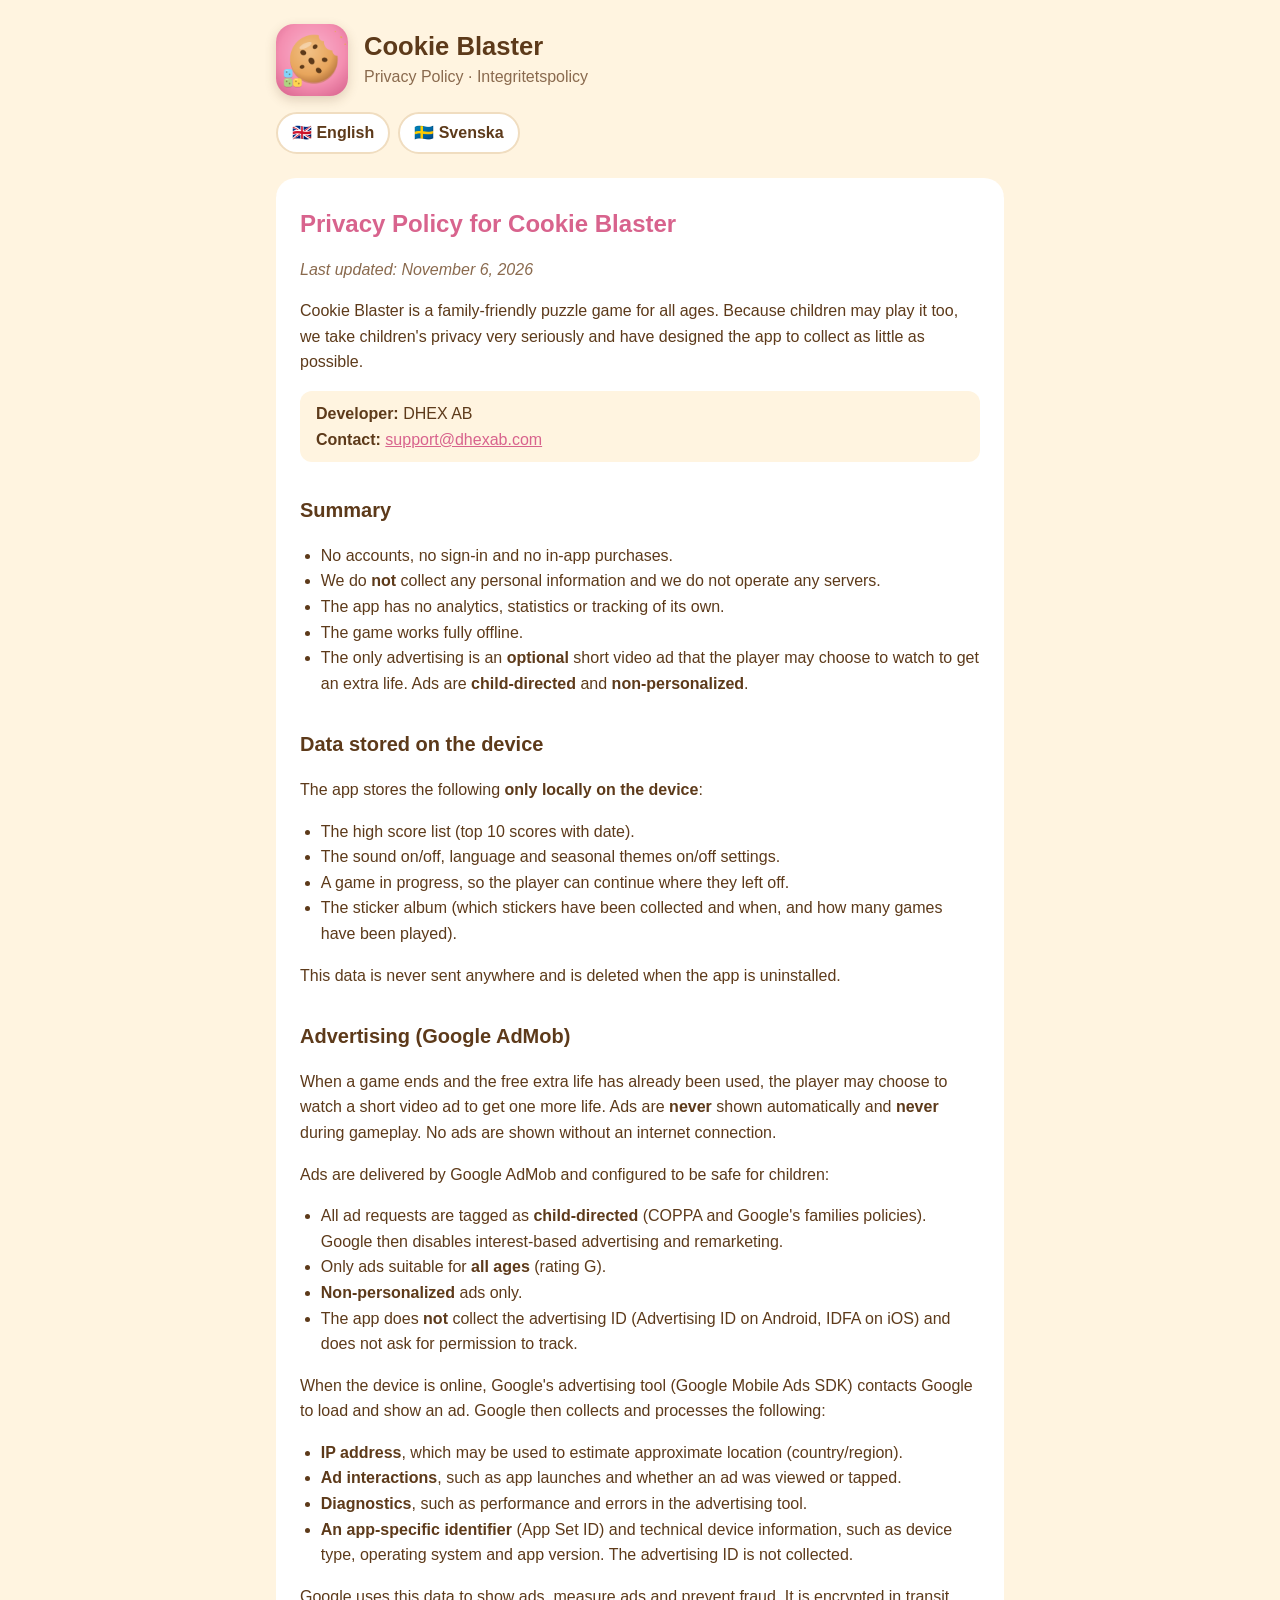
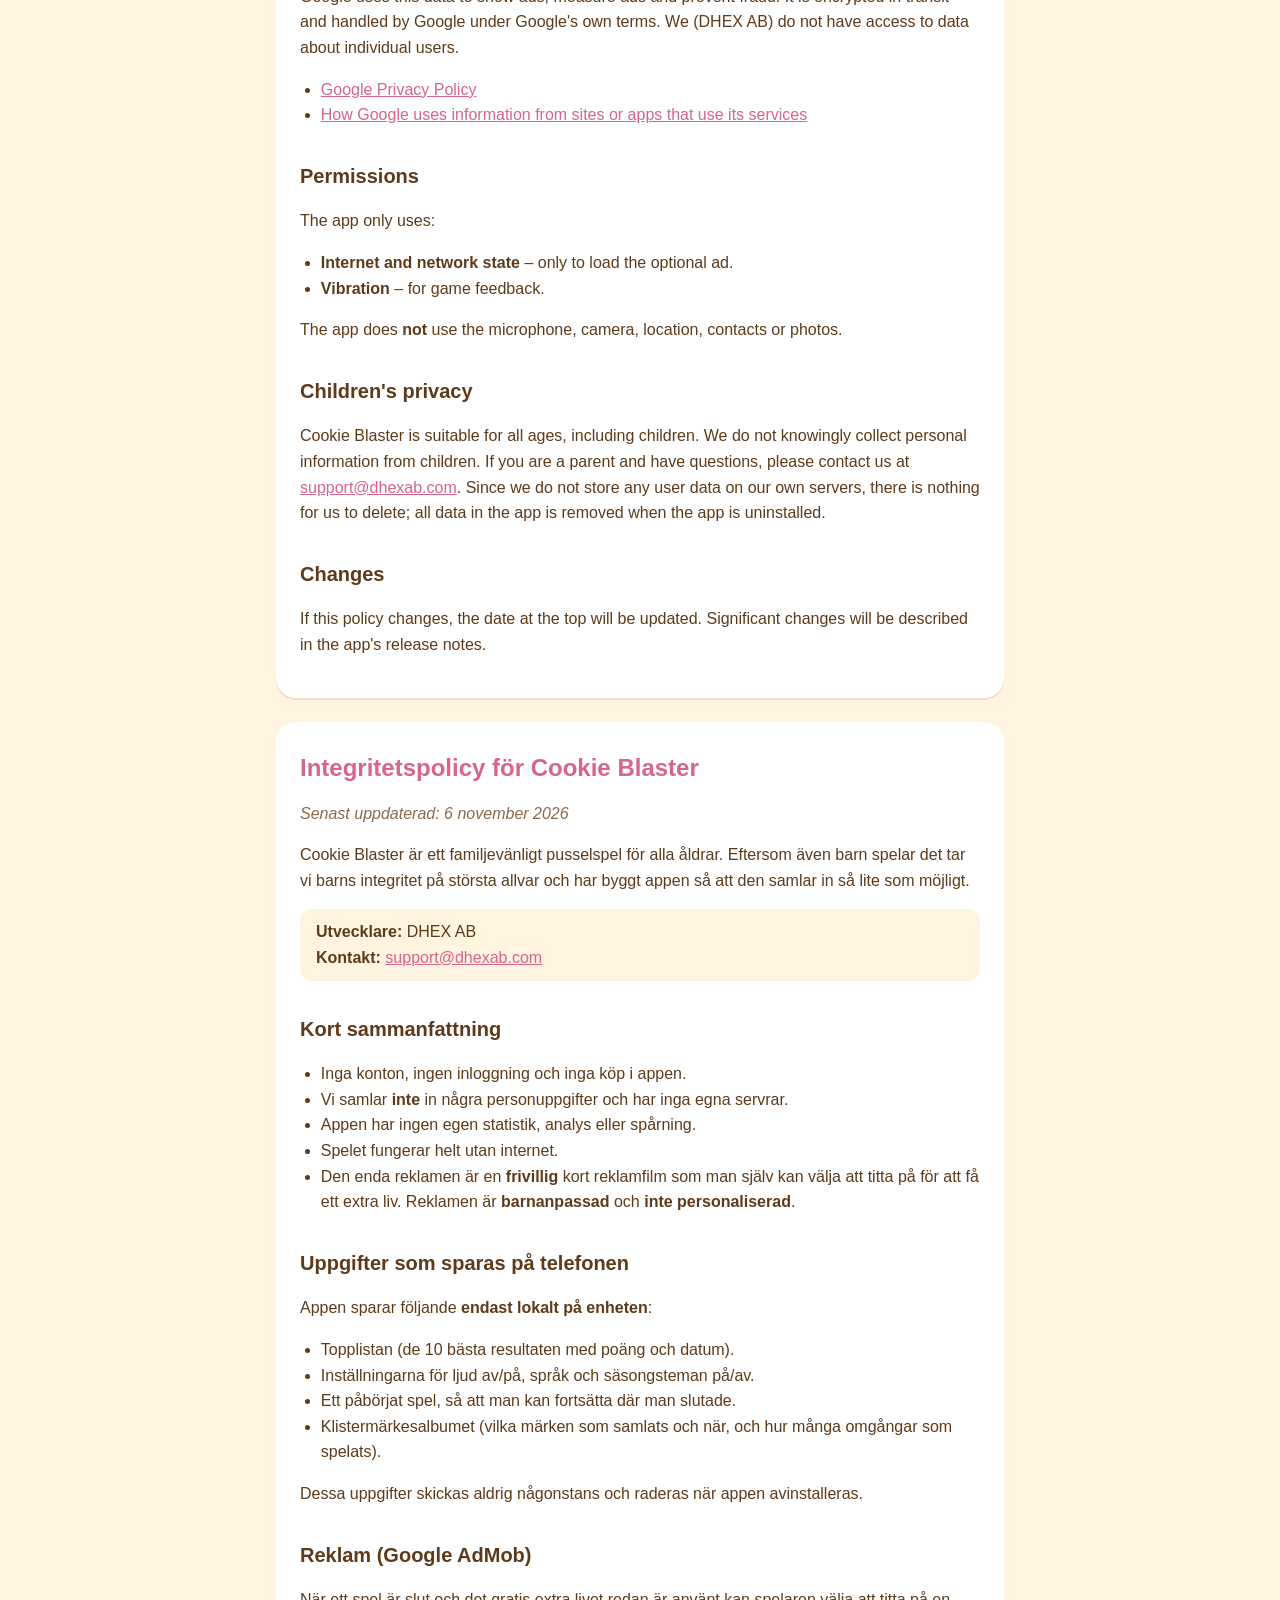
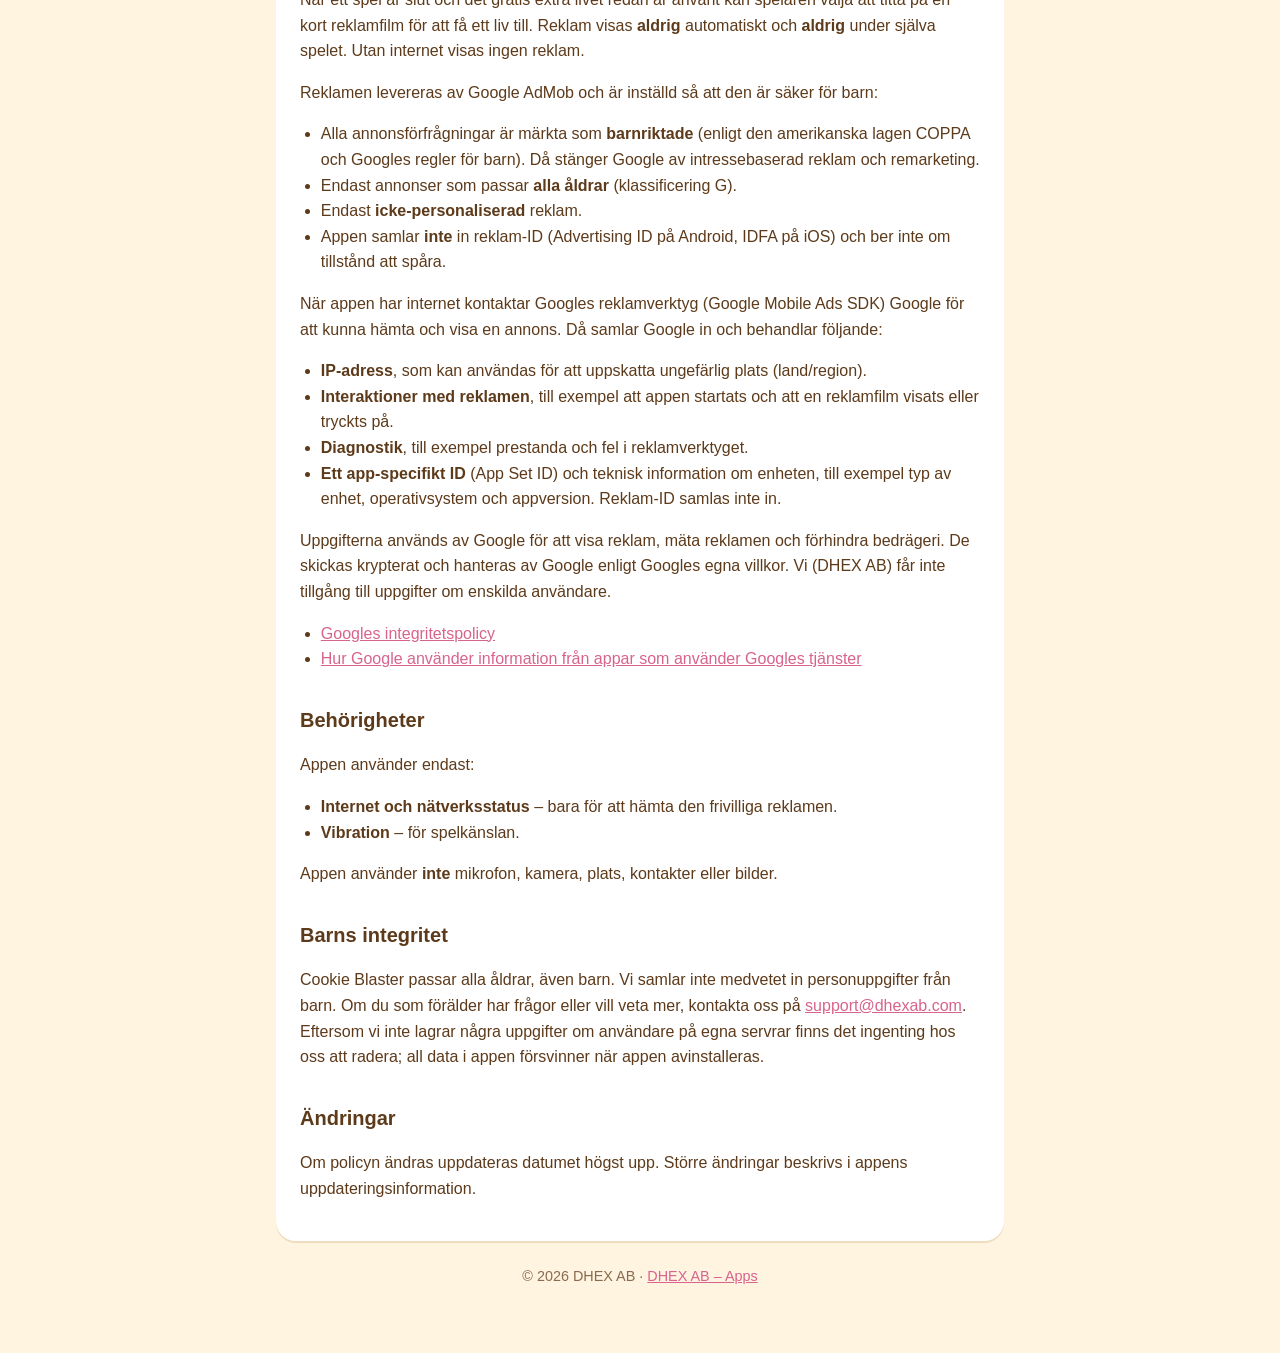
<file: cookie-blaster/privacy/index.html>
<!doctype html>
<html lang="en">
<head>
  <meta charset="utf-8">
  <meta name="viewport" content="width=device-width, initial-scale=1">
  <title>Cookie Blaster – Privacy Policy</title>
  <meta name="description" content="Privacy policy for the Cookie Blaster game by DHEX AB.">
  <link rel="icon" href="../icon.png">
  <style>
    :root {
      --bg: #FFF4E0;
      --card: #FFFFFF;
      --text: #5D3A1A;
      --soft: #8A6A4E;
      --accent: #D8638D;
      --line: #F0DDC0;
    }
    * { box-sizing: border-box; }
    body {
      margin: 0;
      background: var(--bg);
      color: var(--text);
      font-family: -apple-system, BlinkMacSystemFont, "Segoe UI", Roboto, Helvetica, Arial, sans-serif;
      line-height: 1.6;
    }
    main { max-width: 760px; margin: 0 auto; padding: 24px 16px 64px; }
    header { display: flex; align-items: center; gap: 16px; margin-bottom: 8px; }
    header img { width: 72px; height: 72px; border-radius: 18px; box-shadow: 0 4px 12px rgba(93, 58, 26, 0.2); }
    header h1 { margin: 0; font-size: 1.6rem; line-height: 1.2; }
    header p { margin: 2px 0 0; color: var(--soft); }
    nav.lang { margin: 16px 0 24px; display: flex; gap: 8px; }
    nav.lang a {
      padding: 6px 14px; border-radius: 999px; background: var(--card); color: var(--text);
      text-decoration: none; font-weight: 700; border: 2px solid var(--line);
    }
    nav.lang a:hover { border-color: var(--accent); }
    section.policy {
      background: var(--card); border-radius: 20px; padding: 8px 24px 24px; margin-bottom: 24px;
      box-shadow: 0 2px 0 var(--line);
    }
    h2 { margin-top: 1.6em; font-size: 1.25rem; }
    h2.title { margin-top: 0.8em; font-size: 1.5rem; color: var(--accent); }
    .updated { color: var(--soft); font-style: italic; margin-top: -0.4em; }
    .who { background: var(--bg); border-radius: 12px; padding: 10px 16px; }
    a { color: var(--accent); }
    ul { padding-left: 1.3em; }
    footer { text-align: center; color: var(--soft); font-size: 0.9rem; }
  </style>
</head>
<body>
<main>
  <header>
    <img src="../icon.png" alt="Cookie Blaster app icon" width="72" height="72">
    <div>
      <h1>Cookie Blaster</h1>
      <p>Privacy Policy · Integritetspolicy</p>
    </div>
  </header>

  <nav class="lang" aria-label="Language">
    <a href="#english">🇬🇧 English</a>
    <a href="#svenska">🇸🇪 Svenska</a>
  </nav>

  <section class="policy" id="english" lang="en">
    <h2 class="title">Privacy Policy for Cookie Blaster</h2>
    <p class="updated">Last updated: November 6, 2026</p>
    <p>Cookie Blaster is a family-friendly puzzle game for all ages. Because children may play it too, we take children's privacy very seriously and have designed the app to collect as little as possible.</p>
    <p class="who"><strong>Developer:</strong> DHEX AB<br><strong>Contact:</strong> <a href="mailto:support@dhexab.com">support@dhexab.com</a></p>

    <h2>Summary</h2>
    <ul>
      <li>No accounts, no sign-in and no in-app purchases.</li>
      <li>We do <strong>not</strong> collect any personal information and we do not operate any servers.</li>
      <li>The app has no analytics, statistics or tracking of its own.</li>
      <li>The game works fully offline.</li>
      <li>The only advertising is an <strong>optional</strong> short video ad that the player may choose to watch to get an extra life. Ads are <strong>child-directed</strong> and <strong>non-personalized</strong>.</li>
    </ul>

    <h2>Data stored on the device</h2>
    <p>The app stores the following <strong>only locally on the device</strong>:</p>
    <ul>
      <li>The high score list (top 10 scores with date).</li>
      <li>The sound on/off, language and seasonal themes on/off settings.</li>
      <li>A game in progress, so the player can continue where they left off.</li>
      <li>The sticker album (which stickers have been collected and when, and how many games have been played).</li>
    </ul>
    <p>This data is never sent anywhere and is deleted when the app is uninstalled.</p>

    <h2>Advertising (Google AdMob)</h2>
    <p>When a game ends and the free extra life has already been used, the player may choose to watch a short video ad to get one more life. Ads are <strong>never</strong> shown automatically and <strong>never</strong> during gameplay. No ads are shown without an internet connection.</p>
    <p>Ads are delivered by Google AdMob and configured to be safe for children:</p>
    <ul>
      <li>All ad requests are tagged as <strong>child-directed</strong> (COPPA and Google's families policies). Google then disables interest-based advertising and remarketing.</li>
      <li>Only ads suitable for <strong>all ages</strong> (rating G).</li>
      <li><strong>Non-personalized</strong> ads only.</li>
      <li>The app does <strong>not</strong> collect the advertising ID (Advertising ID on Android, IDFA on iOS) and does not ask for permission to track.</li>
    </ul>
    <p>When the device is online, Google's advertising tool (Google Mobile Ads SDK) contacts Google to load and show an ad. Google then collects and processes the following:</p>
    <ul>
      <li><strong>IP address</strong>, which may be used to estimate approximate location (country/region).</li>
      <li><strong>Ad interactions</strong>, such as app launches and whether an ad was viewed or tapped.</li>
      <li><strong>Diagnostics</strong>, such as performance and errors in the advertising tool.</li>
      <li><strong>An app-specific identifier</strong> (App Set ID) and technical device information, such as device type, operating system and app version. The advertising ID is not collected.</li>
    </ul>
    <p>Google uses this data to show ads, measure ads and prevent fraud. It is encrypted in transit and handled by Google under Google's own terms. We (DHEX AB) do not have access to data about individual users.</p>
    <ul>
      <li><a href="https://policies.google.com/privacy">Google Privacy Policy</a></li>
      <li><a href="https://policies.google.com/technologies/partner-sites">How Google uses information from sites or apps that use its services</a></li>
    </ul>

    <h2>Permissions</h2>
    <p>The app only uses:</p>
    <ul>
      <li><strong>Internet and network state</strong> – only to load the optional ad.</li>
      <li><strong>Vibration</strong> – for game feedback.</li>
    </ul>
    <p>The app does <strong>not</strong> use the microphone, camera, location, contacts or photos.</p>

    <h2>Children's privacy</h2>
    <p>Cookie Blaster is suitable for all ages, including children. We do not knowingly collect personal information from children. If you are a parent and have questions, please contact us at <a href="mailto:support@dhexab.com">support@dhexab.com</a>. Since we do not store any user data on our own servers, there is nothing for us to delete; all data in the app is removed when the app is uninstalled.</p>

    <h2>Changes</h2>
    <p>If this policy changes, the date at the top will be updated. Significant changes will be described in the app's release notes.</p>
  </section>

  <section class="policy" id="svenska" lang="sv">
    <h2 class="title">Integritetspolicy för Cookie Blaster</h2>
    <p class="updated">Senast uppdaterad: 6 november 2026</p>
    <p>Cookie Blaster är ett familjevänligt pusselspel för alla åldrar. Eftersom även barn spelar det tar vi barns integritet på största allvar och har byggt appen så att den samlar in så lite som möjligt.</p>
    <p class="who"><strong>Utvecklare:</strong> DHEX AB<br><strong>Kontakt:</strong> <a href="mailto:support@dhexab.com">support@dhexab.com</a></p>

    <h2>Kort sammanfattning</h2>
    <ul>
      <li>Inga konton, ingen inloggning och inga köp i appen.</li>
      <li>Vi samlar <strong>inte</strong> in några personuppgifter och har inga egna servrar.</li>
      <li>Appen har ingen egen statistik, analys eller spårning.</li>
      <li>Spelet fungerar helt utan internet.</li>
      <li>Den enda reklamen är en <strong>frivillig</strong> kort reklamfilm som man själv kan välja att titta på för att få ett extra liv. Reklamen är <strong>barnanpassad</strong> och <strong>inte personaliserad</strong>.</li>
    </ul>

    <h2>Uppgifter som sparas på telefonen</h2>
    <p>Appen sparar följande <strong>endast lokalt på enheten</strong>:</p>
    <ul>
      <li>Topplistan (de 10 bästa resultaten med poäng och datum).</li>
      <li>Inställningarna för ljud av/på, språk och säsongsteman på/av.</li>
      <li>Ett påbörjat spel, så att man kan fortsätta där man slutade.</li>
      <li>Klistermärkesalbumet (vilka märken som samlats och när, och hur många omgångar som spelats).</li>
    </ul>
    <p>Dessa uppgifter skickas aldrig någonstans och raderas när appen avinstalleras.</p>

    <h2>Reklam (Google AdMob)</h2>
    <p>När ett spel är slut och det gratis extra livet redan är använt kan spelaren välja att titta på en kort reklamfilm för att få ett liv till. Reklam visas <strong>aldrig</strong> automatiskt och <strong>aldrig</strong> under själva spelet. Utan internet visas ingen reklam.</p>
    <p>Reklamen levereras av Google AdMob och är inställd så att den är säker för barn:</p>
    <ul>
      <li>Alla annonsförfrågningar är märkta som <strong>barnriktade</strong> (enligt den amerikanska lagen COPPA och Googles regler för barn). Då stänger Google av intressebaserad reklam och remarketing.</li>
      <li>Endast annonser som passar <strong>alla åldrar</strong> (klassificering G).</li>
      <li>Endast <strong>icke-personaliserad</strong> reklam.</li>
      <li>Appen samlar <strong>inte</strong> in reklam-ID (Advertising ID på Android, IDFA på iOS) och ber inte om tillstånd att spåra.</li>
    </ul>
    <p>När appen har internet kontaktar Googles reklamverktyg (Google Mobile Ads SDK) Google för att kunna hämta och visa en annons. Då samlar Google in och behandlar följande:</p>
    <ul>
      <li><strong>IP-adress</strong>, som kan användas för att uppskatta ungefärlig plats (land/region).</li>
      <li><strong>Interaktioner med reklamen</strong>, till exempel att appen startats och att en reklamfilm visats eller tryckts på.</li>
      <li><strong>Diagnostik</strong>, till exempel prestanda och fel i reklamverktyget.</li>
      <li><strong>Ett app-specifikt ID</strong> (App Set ID) och teknisk information om enheten, till exempel typ av enhet, operativsystem och appversion. Reklam-ID samlas inte in.</li>
    </ul>
    <p>Uppgifterna används av Google för att visa reklam, mäta reklamen och förhindra bedrägeri. De skickas krypterat och hanteras av Google enligt Googles egna villkor. Vi (DHEX AB) får inte tillgång till uppgifter om enskilda användare.</p>
    <ul>
      <li><a href="https://policies.google.com/privacy">Googles integritetspolicy</a></li>
      <li><a href="https://policies.google.com/technologies/partner-sites">Hur Google använder information från appar som använder Googles tjänster</a></li>
    </ul>

    <h2>Behörigheter</h2>
    <p>Appen använder endast:</p>
    <ul>
      <li><strong>Internet och nätverksstatus</strong> – bara för att hämta den frivilliga reklamen.</li>
      <li><strong>Vibration</strong> – för spelkänslan.</li>
    </ul>
    <p>Appen använder <strong>inte</strong> mikrofon, kamera, plats, kontakter eller bilder.</p>

    <h2>Barns integritet</h2>
    <p>Cookie Blaster passar alla åldrar, även barn. Vi samlar inte medvetet in personuppgifter från barn. Om du som förälder har frågor eller vill veta mer, kontakta oss på <a href="mailto:support@dhexab.com">support@dhexab.com</a>. Eftersom vi inte lagrar några uppgifter om användare på egna servrar finns det ingenting hos oss att radera; all data i appen försvinner när appen avinstalleras.</p>

    <h2>Ändringar</h2>
    <p>Om policyn ändras uppdateras datumet högst upp. Större ändringar beskrivs i appens uppdateringsinformation.</p>
  </section>

  <footer>© 2026 DHEX AB · <a href="../../">DHEX AB – Apps</a></footer>
</main>
</body>
</html>
</file>
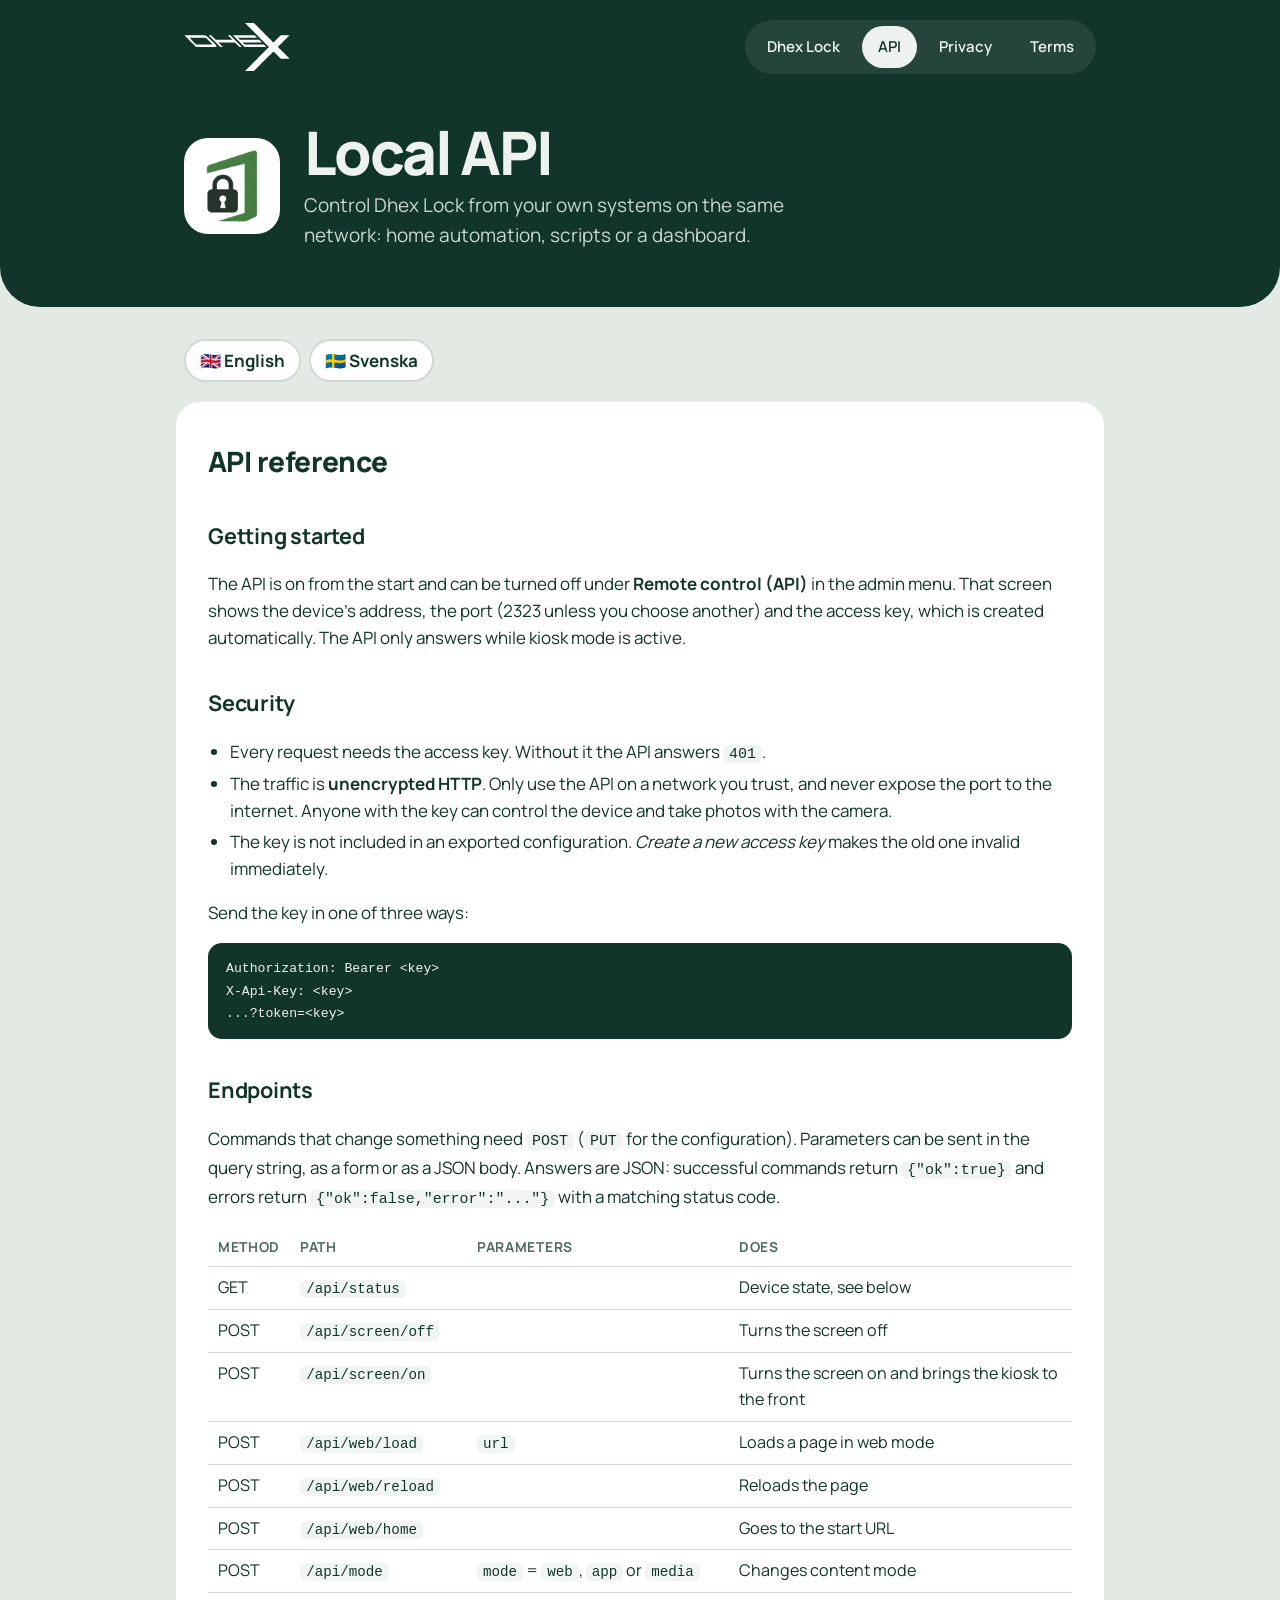
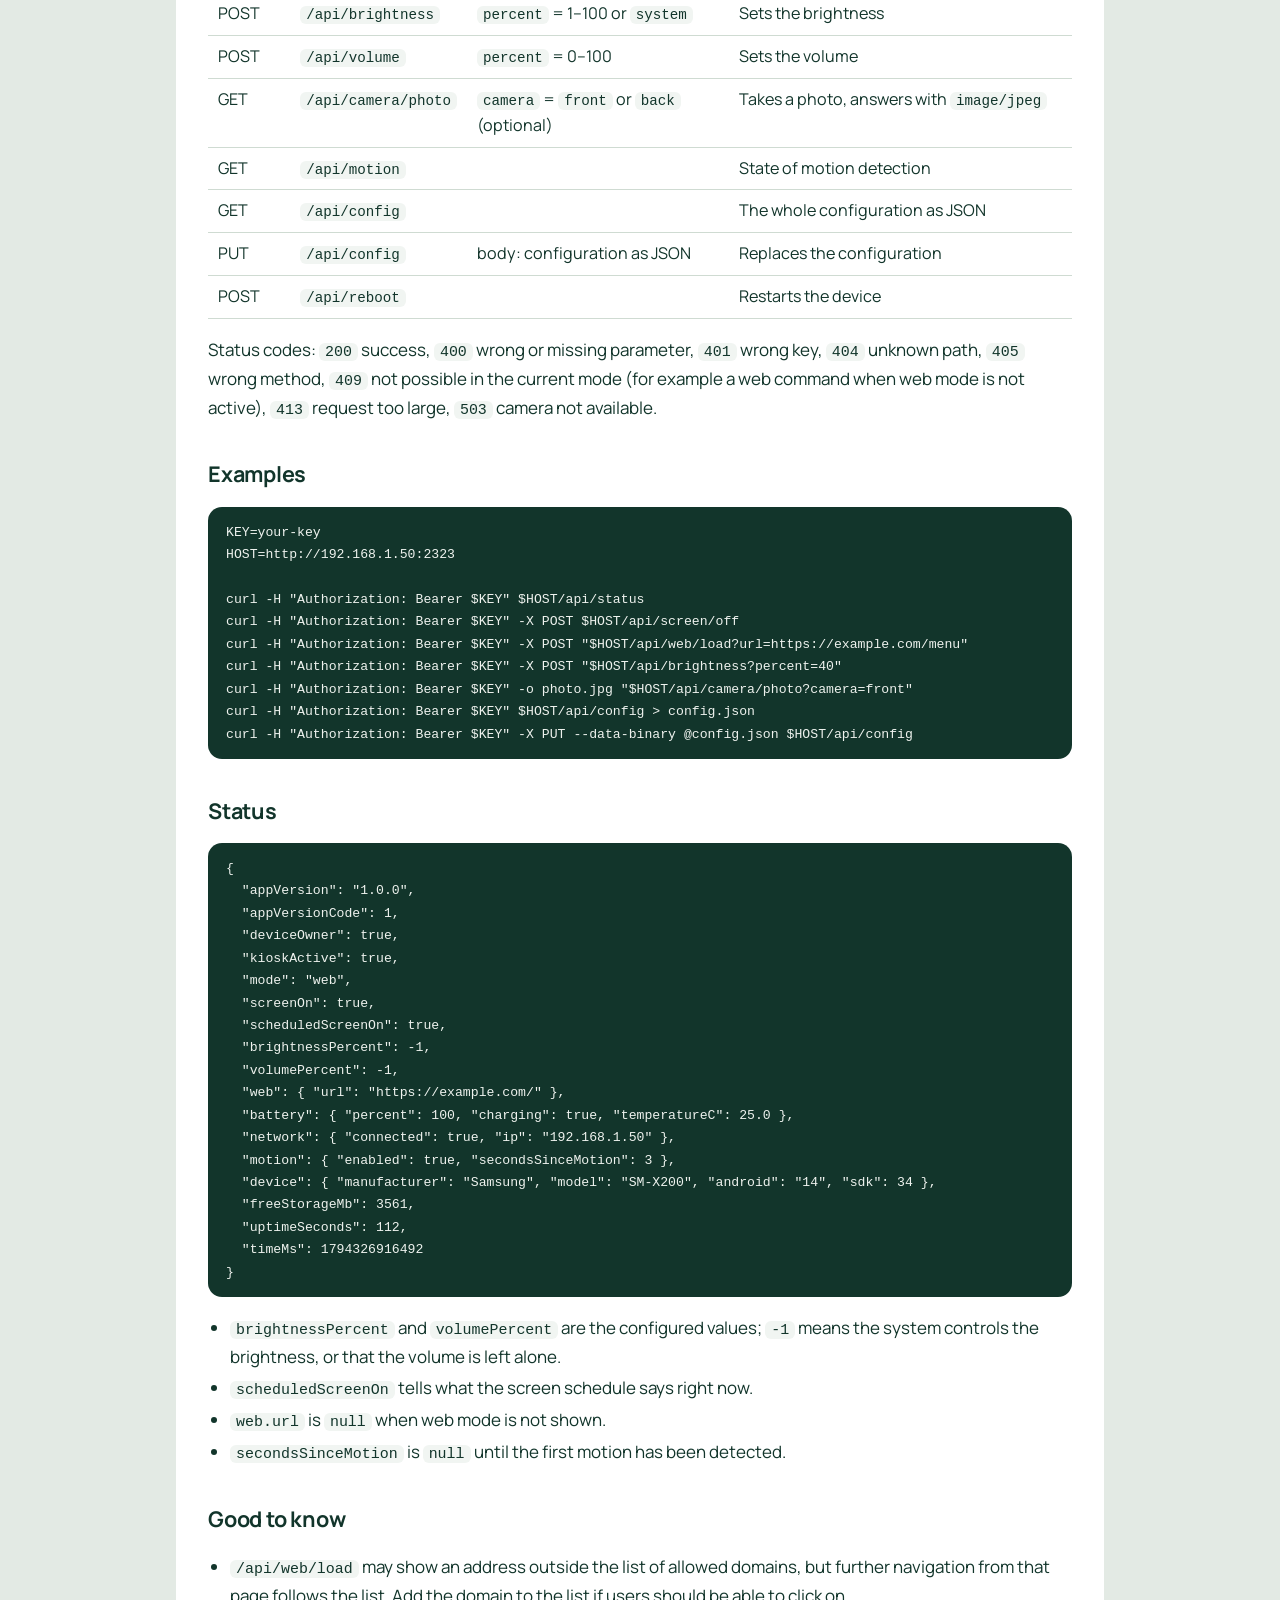
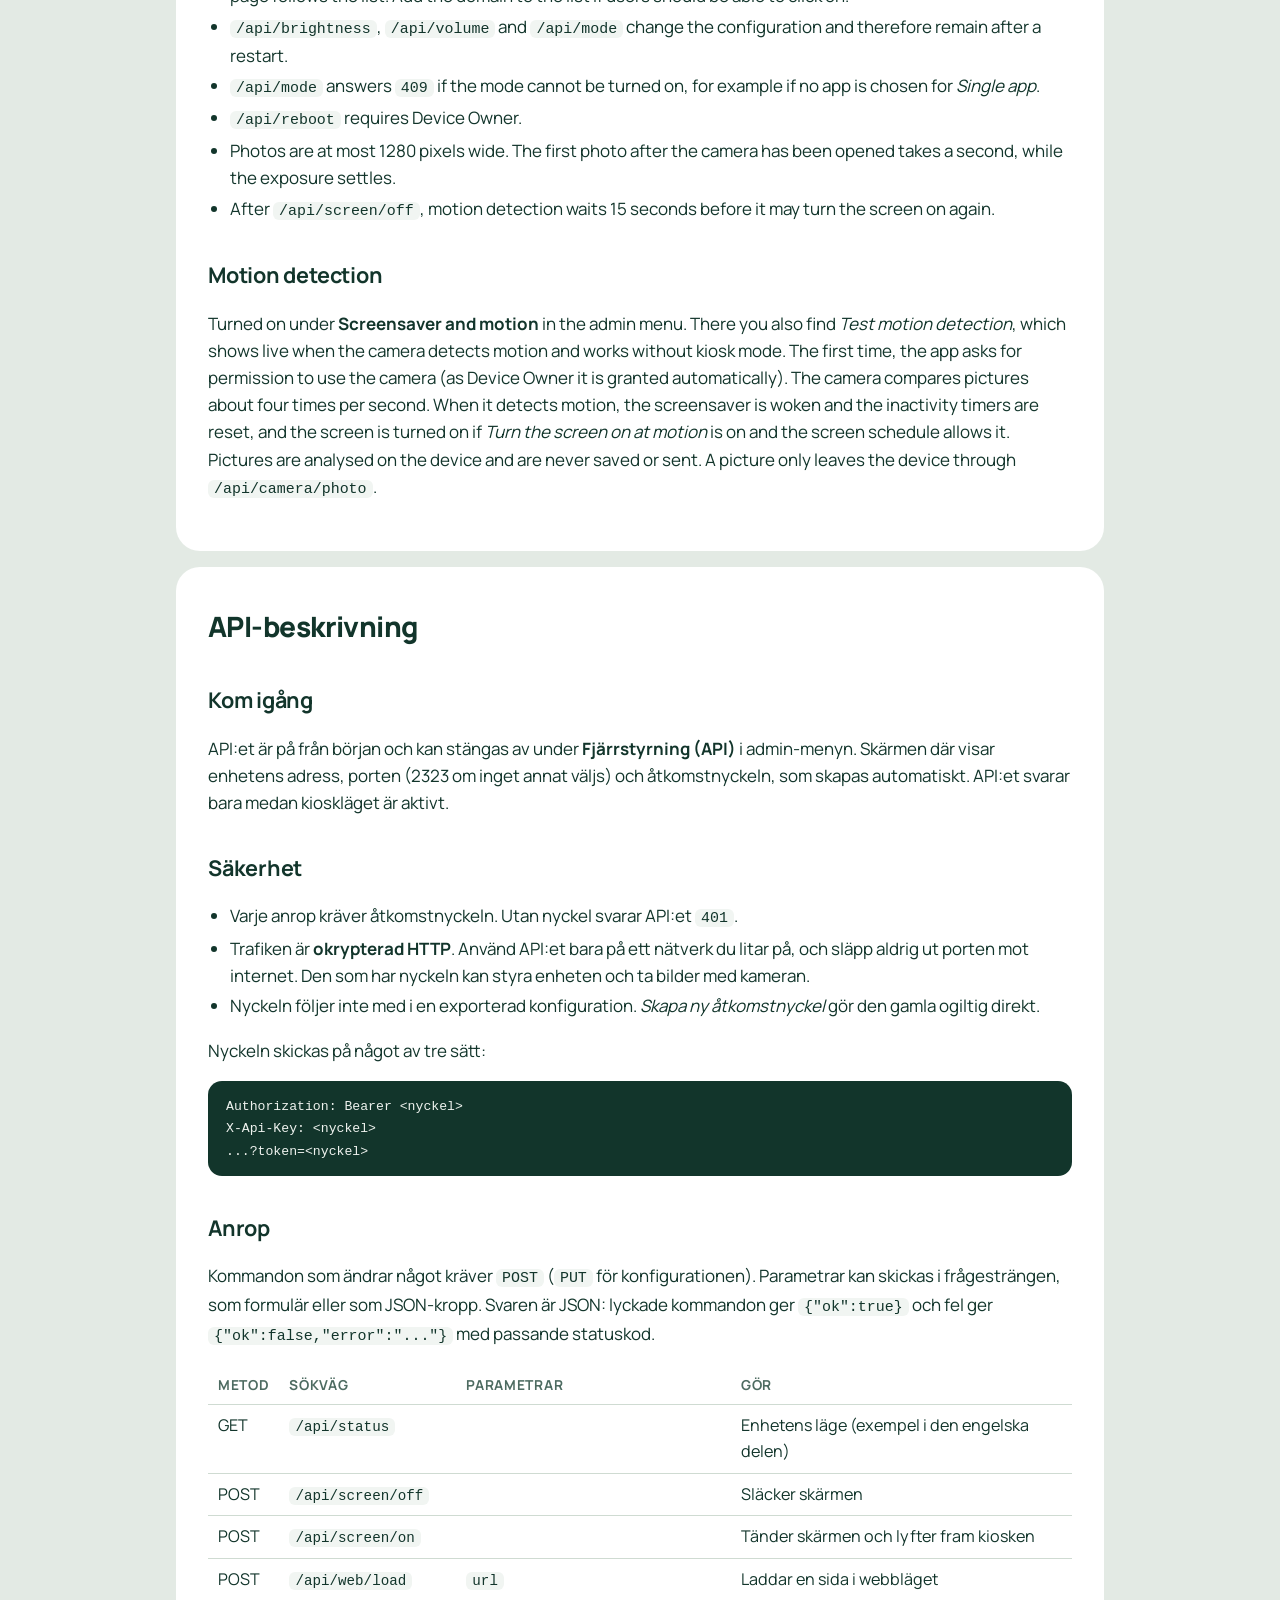
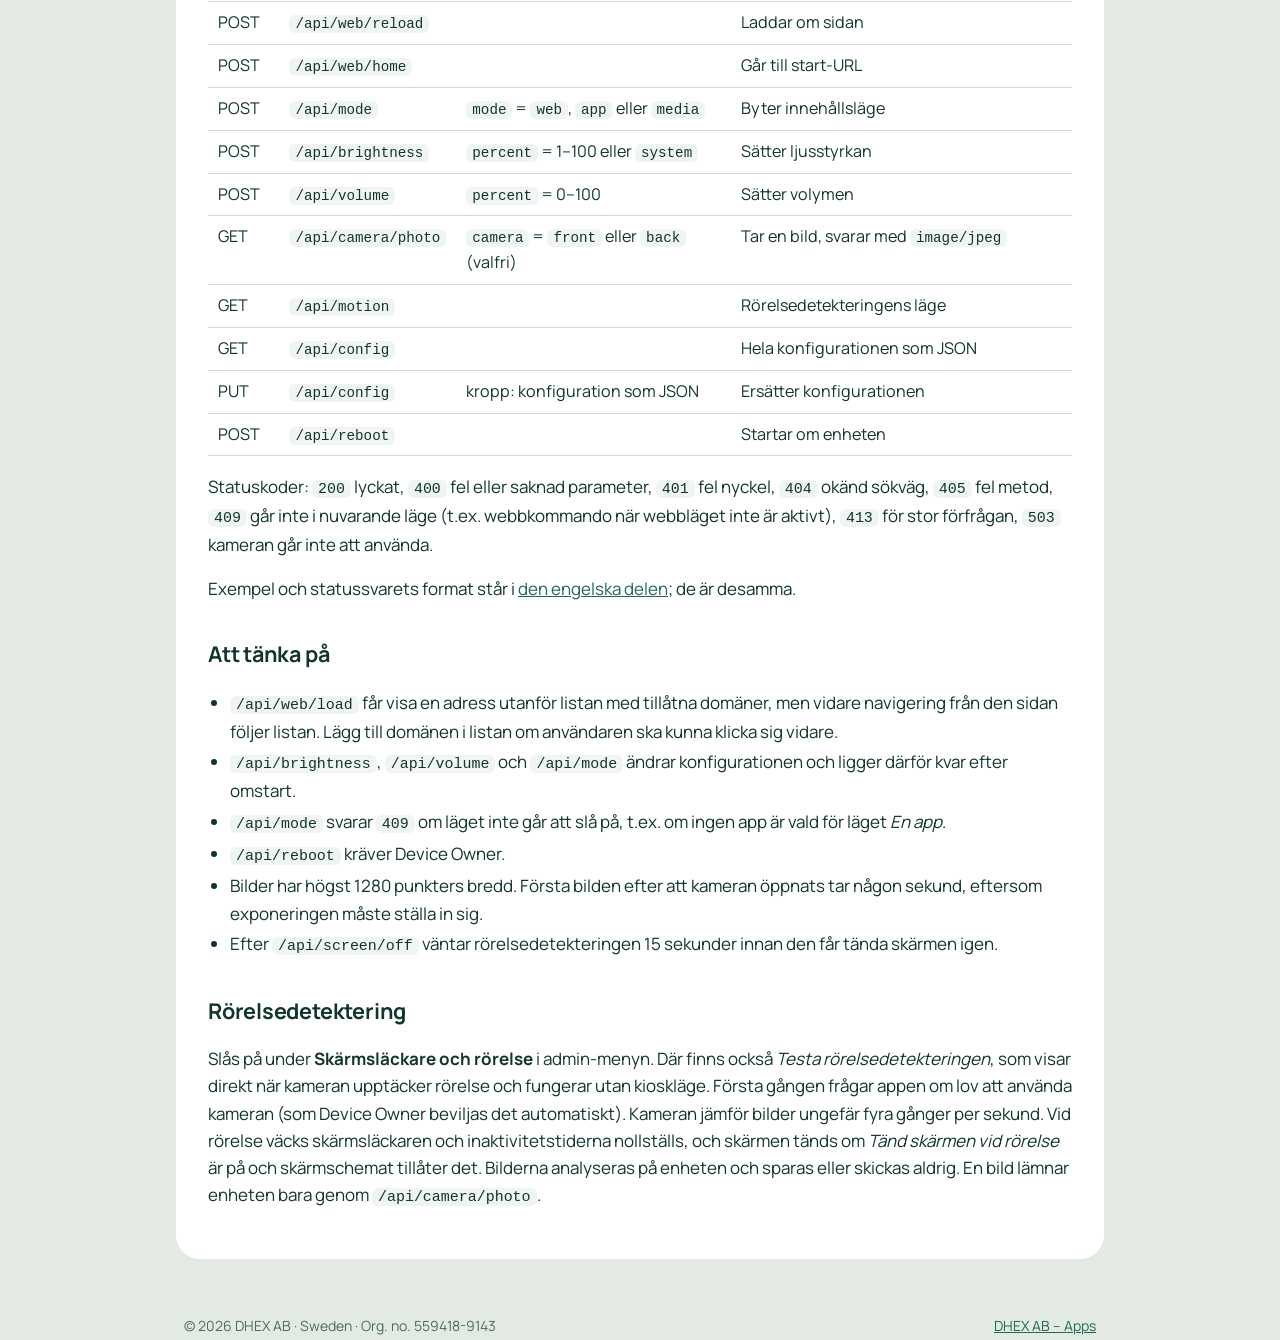
<file: dhex-lock/api/index.html>
<!doctype html>
<html lang="en">
<head>
  <meta charset="utf-8">
  <meta name="viewport" content="width=device-width, initial-scale=1">
  <title>Dhex Lock – Local API</title>
  <meta name="description" content="Reference for the local HTTP API in the Dhex Lock kiosk app: screen on/off, change page, device status, camera and more.">
  <link rel="icon" href="../icon.png">
  <link href="https://fonts.googleapis.com/css2?family=Manrope:wght@400;500;600;700;800&amp;display=swap" rel="stylesheet">
  <link rel="stylesheet" href="../style.css">
</head>
<body>
<div class="top">
  <div class="top-inner">
    <div class="bar">
      <a class="brand" href="../../" aria-label="DHEX AB, home"><svg aria-hidden="true" width="106" height="48" viewBox="0 0 1255 572" style="display: block"><g fill="currentColor" transform="scale(0.25)"><g transform="translate(0.000000,2288.000000) scale(0.100000,-0.100000)"><path d="M15 17031 l-19 -8 17 -10 c10 -5 1279 -1270 2820 -2811 l2803 -2802 4689 2 4690 3 63 24 c95 35 147 67 192 118 l40 46 15 50 c20 68 19 118 -5 213 -29 110 -104 260 -193 384 l-76 105 -1898 1896 -1898 1896 -115 84 c-179 132 -316 228 -370 259 -19 11 -48 29 -65 40 -16 11 -46 29 -65 40 -19 11 -53 32 -75 45 -22 13 -47 27 -55 30 -8 4 -22 11 -30 16 -8 5 -34 18 -56 28 -23 11 -45 24 -48 30 -4 6 -15 11 -25 11 -10 0 -30 9 -44 20 -14 11 -33 20 -42 20 -9 0 -28 9 -42 20 -14 11 -35 20 -45 20 -11 0 -31 9 -45 20 -14 11 -36 20 -48 20 -12 0 -34 9 -48 20 -14 11 -36 20 -49 20 -12 0 -36 9 -53 20 -16 11 -42 20 -57 20 -15 0 -42 9 -60 20 -18 11 -46 20 -61 20 -15 0 -45 9 -67 20 -22 11 -55 20 -74 20 -19 0 -58 9 -86 20 l-51 20 -4722 -1 -4722 0 -20 -8z m9991 -1216 c27 -8 65 -15 84 -15 l35 0 30 -20 c17 -11 41 -20 53 -20 13 0 35 -9 49 -20 14 -11 34 -20 44 -20 10 0 21 -5 25 -11 3 -6 21 -17 38 -25 17 -8 51 -28 76 -44 25 -16 52 -33 60 -37 8 -3 35 -23 60 -43 25 -20 58 -44 73 -54 53 -33 163 -141 1324 -1300 l1161 -1161 51 -79 51 -79 16 -54 16 -55 -7 -36 -7 -35 -28 -27 c-16 -15 -44 -30 -61 -34 -17 -3 -1715 -6 -3773 -6 l-3741 0 -1582 1583 c-871 870 -1583 1588 -1583 1595 l0 12 3743 0 3744 0 49 -15z"></path></g><g transform="translate(0.000000,2288.000000) scale(0.100000,-0.100000)"><path d="M11580 17021 c0 -11 4 -21 10 -23 5 -1 1269 -1262 2808 -2800 l2798 -2798 586 0 587 0 6 9 5 10 -1101 1099 -1102 1099 7 11 7 12 3962 0 3962 0 1121 -1120 1121 -1120 586 0 586 0 5 9 c3 5 -1259 1272 -2805 2817 l-2810 2809 -589 3 -590 2 2 -17 1 -18 1076 -1070 c591 -588 1075 -1074 1076 -1080 l0 -10 -3970 -3 -3970 -2 -1100 1100 -1100 1100 -588 0 -587 0 0 -19z"></path></g><g transform="translate(0.000000,2288.000000) scale(0.100000,-0.100000)"><path d="M23140 17021 c0 -11 4 -21 10 -23 5 -1 1269 -1262 2808 -2800 l2798 -2798 5176 0 5177 0 6 10 6 10 -611 610 -611 610 -4592 0 -4592 0 -489 489 -489 489 7 11 7 11 4559 0 4559 0 5 9 c3 4 -261 274 -587 599 l-592 592 -4590 0 -4589 0 -487 483 -486 482 1 15 1 15 4565 5 4565 5 0 10 c-1 6 -266 274 -591 598 l-589 587 -5178 0 -5177 0 0 -19z"></path></g><g transform="translate(0.000000,2288.000000) scale(0.100000,-0.100000)"><path d="M28930 22872 c0 -4 2567 -2574 5705 -5712 3138 -3138 5705 -5712 5705 -5720 0 -8 -2560 -2575 -5689 -5705 l-5689 -5690 -7 -22 -6 -23 2115 0 c1164 0 2116 3 2116 8 0 13 9279 9287 9296 9291 l17 3 1731 -1731 1731 -1731 2105 0 2105 0 12 8 12 8 -2784 2784 c-1532 1532 -2785 2792 -2785 2800 0 16 5546 5572 5568 5578 l12 3 0 30 0 29 -2102 0 -2103 0 -1751 -1751 -1751 -1751 -17 3 c-17 4 -9296 9278 -9296 9291 0 5 -956 8 -2125 8 -1169 0 -2125 -3 -2125 -8z"></path></g></g></svg></a>
      <nav class="tabs" aria-label="Dhex Lock">
        <a href="../">Dhex Lock</a>
        <a href="./" aria-current="page">API</a>
        <a href="../privacy/">Privacy</a>
        <a href="../terms/">Terms</a>
      </nav>
    </div>
    <div class="hero">
      <img src="../icon.png" alt="Dhex Lock app icon" width="96" height="96">
      <div>
        <h1>Local API</h1>
        <p>Control Dhex Lock from your own systems on the same network: home automation, scripts or a dashboard.</p>
      </div>
    </div>
  </div>
</div>

<main>
  <nav class="lang" aria-label="Language">
    <a href="#english">🇬🇧 English</a>
    <a href="#svenska">🇸🇪 Svenska</a>
  </nav>

  <section class="card" id="english" lang="en">
    <h2 class="title">API reference</h2>

    <h2>Getting started</h2>
    <p>The API is on from the start and can be turned off under <strong>Remote control (API)</strong> in the admin menu. That screen shows the device's address, the port (2323 unless you choose another) and the access key, which is created automatically. The API only answers while kiosk mode is active.</p>

    <h2>Security</h2>
    <ul>
      <li>Every request needs the access key. Without it the API answers <code>401</code>.</li>
      <li>The traffic is <strong>unencrypted HTTP</strong>. Only use the API on a network you trust, and never expose the port to the internet. Anyone with the key can control the device and take photos with the camera.</li>
      <li>The key is not included in an exported configuration. <em>Create a new access key</em> makes the old one invalid immediately.</li>
    </ul>
    <p>Send the key in one of three ways:</p>
    <pre><code>Authorization: Bearer &lt;key&gt;
X-Api-Key: &lt;key&gt;
...?token=&lt;key&gt;</code></pre>

    <h2>Endpoints</h2>
    <p>Commands that change something need <code>POST</code> (<code>PUT</code> for the configuration). Parameters can be sent in the query string, as a form or as a JSON body. Answers are JSON: successful commands return <code>{"ok":true}</code> and errors return <code>{"ok":false,"error":"..."}</code> with a matching status code.</p>
    <div class="table-wrap">
      <table>
        <thead><tr><th>Method</th><th>Path</th><th>Parameters</th><th>Does</th></tr></thead>
        <tbody>
          <tr><td>GET</td><td><code>/api/status</code></td><td></td><td>Device state, see below</td></tr>
          <tr><td>POST</td><td><code>/api/screen/off</code></td><td></td><td>Turns the screen off</td></tr>
          <tr><td>POST</td><td><code>/api/screen/on</code></td><td></td><td>Turns the screen on and brings the kiosk to the front</td></tr>
          <tr><td>POST</td><td><code>/api/web/load</code></td><td><code>url</code></td><td>Loads a page in web mode</td></tr>
          <tr><td>POST</td><td><code>/api/web/reload</code></td><td></td><td>Reloads the page</td></tr>
          <tr><td>POST</td><td><code>/api/web/home</code></td><td></td><td>Goes to the start URL</td></tr>
          <tr><td>POST</td><td><code>/api/mode</code></td><td><code>mode</code> = <code>web</code>, <code>app</code> or <code>media</code></td><td>Changes content mode</td></tr>
          <tr><td>POST</td><td><code>/api/brightness</code></td><td><code>percent</code> = 1–100 or <code>system</code></td><td>Sets the brightness</td></tr>
          <tr><td>POST</td><td><code>/api/volume</code></td><td><code>percent</code> = 0–100</td><td>Sets the volume</td></tr>
          <tr><td>GET</td><td><code>/api/camera/photo</code></td><td><code>camera</code> = <code>front</code> or <code>back</code> (optional)</td><td>Takes a photo, answers with <code>image/jpeg</code></td></tr>
          <tr><td>GET</td><td><code>/api/motion</code></td><td></td><td>State of motion detection</td></tr>
          <tr><td>GET</td><td><code>/api/config</code></td><td></td><td>The whole configuration as JSON</td></tr>
          <tr><td>PUT</td><td><code>/api/config</code></td><td>body: configuration as JSON</td><td>Replaces the configuration</td></tr>
          <tr><td>POST</td><td><code>/api/reboot</code></td><td></td><td>Restarts the device</td></tr>
        </tbody>
      </table>
    </div>
    <p>Status codes: <code>200</code> success, <code>400</code> wrong or missing parameter, <code>401</code> wrong key, <code>404</code> unknown path, <code>405</code> wrong method, <code>409</code> not possible in the current mode (for example a web command when web mode is not active), <code>413</code> request too large, <code>503</code> camera not available.</p>

    <h2>Examples</h2>
    <pre><code>KEY=your-key
HOST=http://192.168.1.50:2323

curl -H "Authorization: Bearer $KEY" $HOST/api/status
curl -H "Authorization: Bearer $KEY" -X POST $HOST/api/screen/off
curl -H "Authorization: Bearer $KEY" -X POST "$HOST/api/web/load?url=https://example.com/menu"
curl -H "Authorization: Bearer $KEY" -X POST "$HOST/api/brightness?percent=40"
curl -H "Authorization: Bearer $KEY" -o photo.jpg "$HOST/api/camera/photo?camera=front"
curl -H "Authorization: Bearer $KEY" $HOST/api/config &gt; config.json
curl -H "Authorization: Bearer $KEY" -X PUT --data-binary @config.json $HOST/api/config</code></pre>

    <h2>Status</h2>
    <pre><code>{
  "appVersion": "1.0.0",
  "appVersionCode": 1,
  "deviceOwner": true,
  "kioskActive": true,
  "mode": "web",
  "screenOn": true,
  "scheduledScreenOn": true,
  "brightnessPercent": -1,
  "volumePercent": -1,
  "web": { "url": "https://example.com/" },
  "battery": { "percent": 100, "charging": true, "temperatureC": 25.0 },
  "network": { "connected": true, "ip": "192.168.1.50" },
  "motion": { "enabled": true, "secondsSinceMotion": 3 },
  "device": { "manufacturer": "Samsung", "model": "SM-X200", "android": "14", "sdk": 34 },
  "freeStorageMb": 3561,
  "uptimeSeconds": 112,
  "timeMs": 1794326916492
}</code></pre>
    <ul>
      <li><code>brightnessPercent</code> and <code>volumePercent</code> are the configured values; <code>-1</code> means the system controls the brightness, or that the volume is left alone.</li>
      <li><code>scheduledScreenOn</code> tells what the screen schedule says right now.</li>
      <li><code>web.url</code> is <code>null</code> when web mode is not shown.</li>
      <li><code>secondsSinceMotion</code> is <code>null</code> until the first motion has been detected.</li>
    </ul>

    <h2>Good to know</h2>
    <ul>
      <li><code>/api/web/load</code> may show an address outside the list of allowed domains, but further navigation from that page follows the list. Add the domain to the list if users should be able to click on.</li>
      <li><code>/api/brightness</code>, <code>/api/volume</code> and <code>/api/mode</code> change the configuration and therefore remain after a restart.</li>
      <li><code>/api/mode</code> answers <code>409</code> if the mode cannot be turned on, for example if no app is chosen for <em>Single app</em>.</li>
      <li><code>/api/reboot</code> requires Device Owner.</li>
      <li>Photos are at most 1280 pixels wide. The first photo after the camera has been opened takes a second, while the exposure settles.</li>
      <li>After <code>/api/screen/off</code>, motion detection waits 15 seconds before it may turn the screen on again.</li>
    </ul>

    <h2>Motion detection</h2>
    <p>Turned on under <strong>Screensaver and motion</strong> in the admin menu. There you also find <em>Test motion detection</em>, which shows live when the camera detects motion and works without kiosk mode. The first time, the app asks for permission to use the camera (as Device Owner it is granted automatically). The camera compares pictures about four times per second. When it detects motion, the screensaver is woken and the inactivity timers are reset, and the screen is turned on if <em>Turn the screen on at motion</em> is on and the screen schedule allows it. Pictures are analysed on the device and are never saved or sent. A picture only leaves the device through <code>/api/camera/photo</code>.</p>
  </section>

  <section class="card" id="svenska" lang="sv">
    <h2 class="title">API-beskrivning</h2>

    <h2>Kom igång</h2>
    <p>API:et är på från början och kan stängas av under <strong>Fjärrstyrning (API)</strong> i admin-menyn. Skärmen där visar enhetens adress, porten (2323 om inget annat väljs) och åtkomstnyckeln, som skapas automatiskt. API:et svarar bara medan kioskläget är aktivt.</p>

    <h2>Säkerhet</h2>
    <ul>
      <li>Varje anrop kräver åtkomstnyckeln. Utan nyckel svarar API:et <code>401</code>.</li>
      <li>Trafiken är <strong>okrypterad HTTP</strong>. Använd API:et bara på ett nätverk du litar på, och släpp aldrig ut porten mot internet. Den som har nyckeln kan styra enheten och ta bilder med kameran.</li>
      <li>Nyckeln följer inte med i en exporterad konfiguration. <em>Skapa ny åtkomstnyckel</em> gör den gamla ogiltig direkt.</li>
    </ul>
    <p>Nyckeln skickas på något av tre sätt:</p>
    <pre><code>Authorization: Bearer &lt;nyckel&gt;
X-Api-Key: &lt;nyckel&gt;
...?token=&lt;nyckel&gt;</code></pre>

    <h2>Anrop</h2>
    <p>Kommandon som ändrar något kräver <code>POST</code> (<code>PUT</code> för konfigurationen). Parametrar kan skickas i frågesträngen, som formulär eller som JSON-kropp. Svaren är JSON: lyckade kommandon ger <code>{"ok":true}</code> och fel ger <code>{"ok":false,"error":"..."}</code> med passande statuskod.</p>
    <div class="table-wrap">
      <table>
        <thead><tr><th>Metod</th><th>Sökväg</th><th>Parametrar</th><th>Gör</th></tr></thead>
        <tbody>
          <tr><td>GET</td><td><code>/api/status</code></td><td></td><td>Enhetens läge (exempel i den engelska delen)</td></tr>
          <tr><td>POST</td><td><code>/api/screen/off</code></td><td></td><td>Släcker skärmen</td></tr>
          <tr><td>POST</td><td><code>/api/screen/on</code></td><td></td><td>Tänder skärmen och lyfter fram kiosken</td></tr>
          <tr><td>POST</td><td><code>/api/web/load</code></td><td><code>url</code></td><td>Laddar en sida i webbläget</td></tr>
          <tr><td>POST</td><td><code>/api/web/reload</code></td><td></td><td>Laddar om sidan</td></tr>
          <tr><td>POST</td><td><code>/api/web/home</code></td><td></td><td>Går till start-URL</td></tr>
          <tr><td>POST</td><td><code>/api/mode</code></td><td><code>mode</code> = <code>web</code>, <code>app</code> eller <code>media</code></td><td>Byter innehållsläge</td></tr>
          <tr><td>POST</td><td><code>/api/brightness</code></td><td><code>percent</code> = 1–100 eller <code>system</code></td><td>Sätter ljusstyrkan</td></tr>
          <tr><td>POST</td><td><code>/api/volume</code></td><td><code>percent</code> = 0–100</td><td>Sätter volymen</td></tr>
          <tr><td>GET</td><td><code>/api/camera/photo</code></td><td><code>camera</code> = <code>front</code> eller <code>back</code> (valfri)</td><td>Tar en bild, svarar med <code>image/jpeg</code></td></tr>
          <tr><td>GET</td><td><code>/api/motion</code></td><td></td><td>Rörelsedetekteringens läge</td></tr>
          <tr><td>GET</td><td><code>/api/config</code></td><td></td><td>Hela konfigurationen som JSON</td></tr>
          <tr><td>PUT</td><td><code>/api/config</code></td><td>kropp: konfiguration som JSON</td><td>Ersätter konfigurationen</td></tr>
          <tr><td>POST</td><td><code>/api/reboot</code></td><td></td><td>Startar om enheten</td></tr>
        </tbody>
      </table>
    </div>
    <p>Statuskoder: <code>200</code> lyckat, <code>400</code> fel eller saknad parameter, <code>401</code> fel nyckel, <code>404</code> okänd sökväg, <code>405</code> fel metod, <code>409</code> går inte i nuvarande läge (t.ex. webbkommando när webbläget inte är aktivt), <code>413</code> för stor förfrågan, <code>503</code> kameran går inte att använda.</p>
    <p>Exempel och statussvarets format står i <a href="#english">den engelska delen</a>; de är desamma.</p>

    <h2>Att tänka på</h2>
    <ul>
      <li><code>/api/web/load</code> får visa en adress utanför listan med tillåtna domäner, men vidare navigering från den sidan följer listan. Lägg till domänen i listan om användaren ska kunna klicka sig vidare.</li>
      <li><code>/api/brightness</code>, <code>/api/volume</code> och <code>/api/mode</code> ändrar konfigurationen och ligger därför kvar efter omstart.</li>
      <li><code>/api/mode</code> svarar <code>409</code> om läget inte går att slå på, t.ex. om ingen app är vald för läget <em>En app</em>.</li>
      <li><code>/api/reboot</code> kräver Device Owner.</li>
      <li>Bilder har högst 1280 punkters bredd. Första bilden efter att kameran öppnats tar någon sekund, eftersom exponeringen måste ställa in sig.</li>
      <li>Efter <code>/api/screen/off</code> väntar rörelsedetekteringen 15 sekunder innan den får tända skärmen igen.</li>
    </ul>

    <h2>Rörelsedetektering</h2>
    <p>Slås på under <strong>Skärmsläckare och rörelse</strong> i admin-menyn. Där finns också <em>Testa rörelsedetekteringen</em>, som visar direkt när kameran upptäcker rörelse och fungerar utan kioskläge. Första gången frågar appen om lov att använda kameran (som Device Owner beviljas det automatiskt). Kameran jämför bilder ungefär fyra gånger per sekund. Vid rörelse väcks skärmsläckaren och inaktivitetstiderna nollställs, och skärmen tänds om <em>Tänd skärmen vid rörelse</em> är på och skärmschemat tillåter det. Bilderna analyseras på enheten och sparas eller skickas aldrig. En bild lämnar enheten bara genom <code>/api/camera/photo</code>.</p>
  </section>
</main>

<footer>
  <span>© 2026 DHEX AB · Sweden · Org. no. 559418-9143</span>
  <a href="../../">DHEX AB – Apps</a>
</footer>
</body>
</html>
</file>
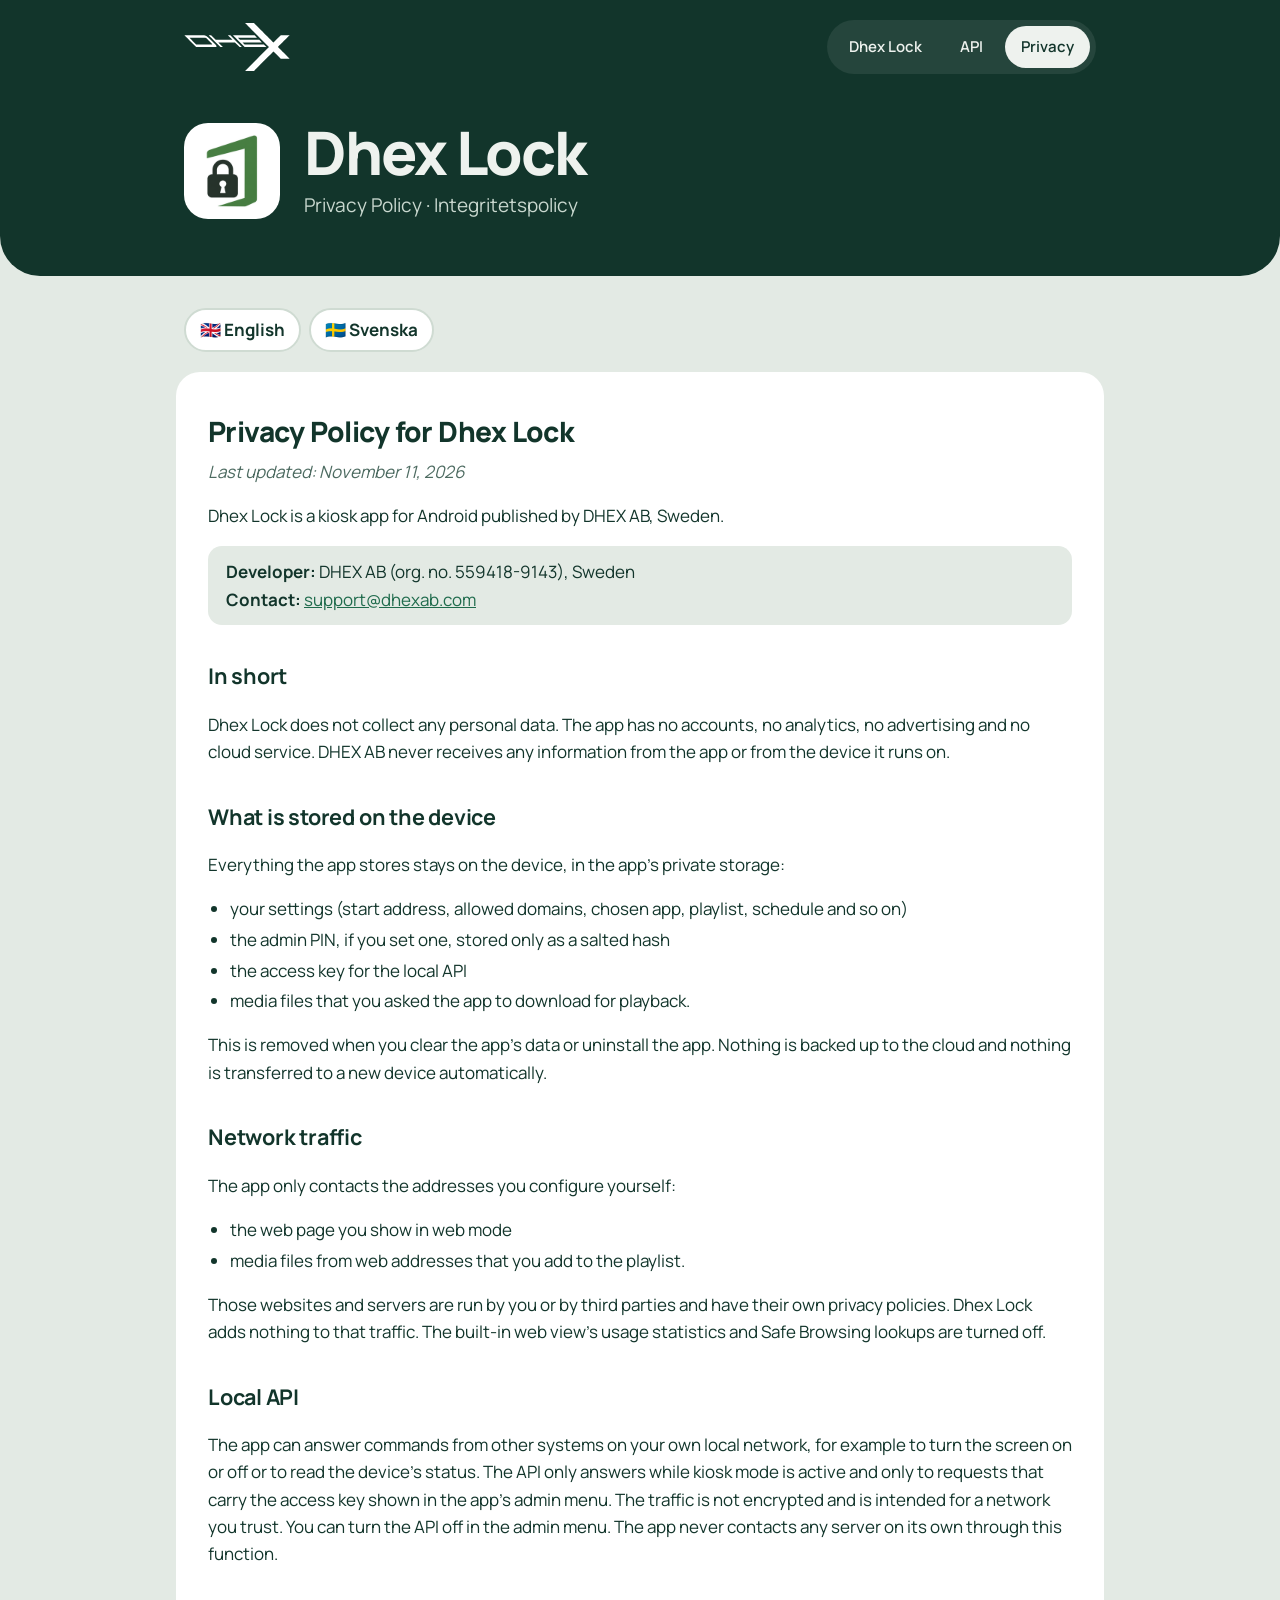
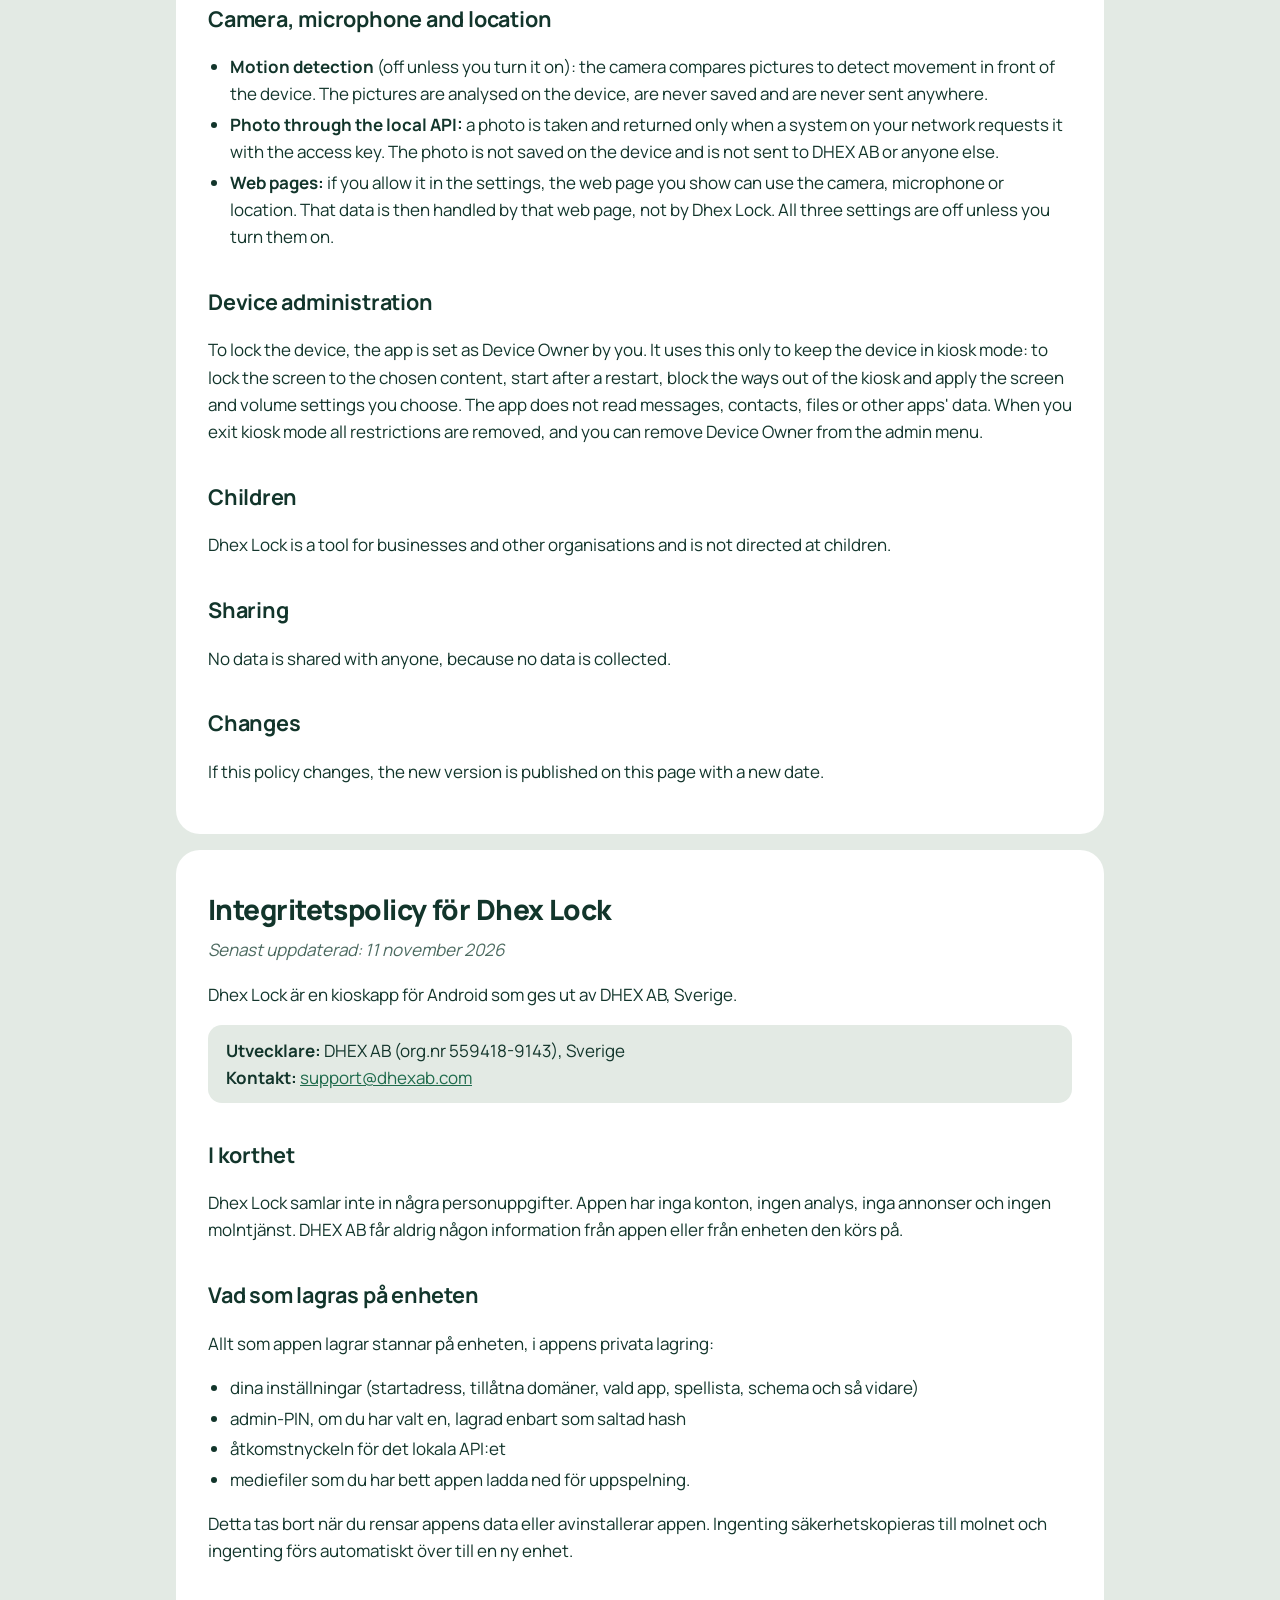
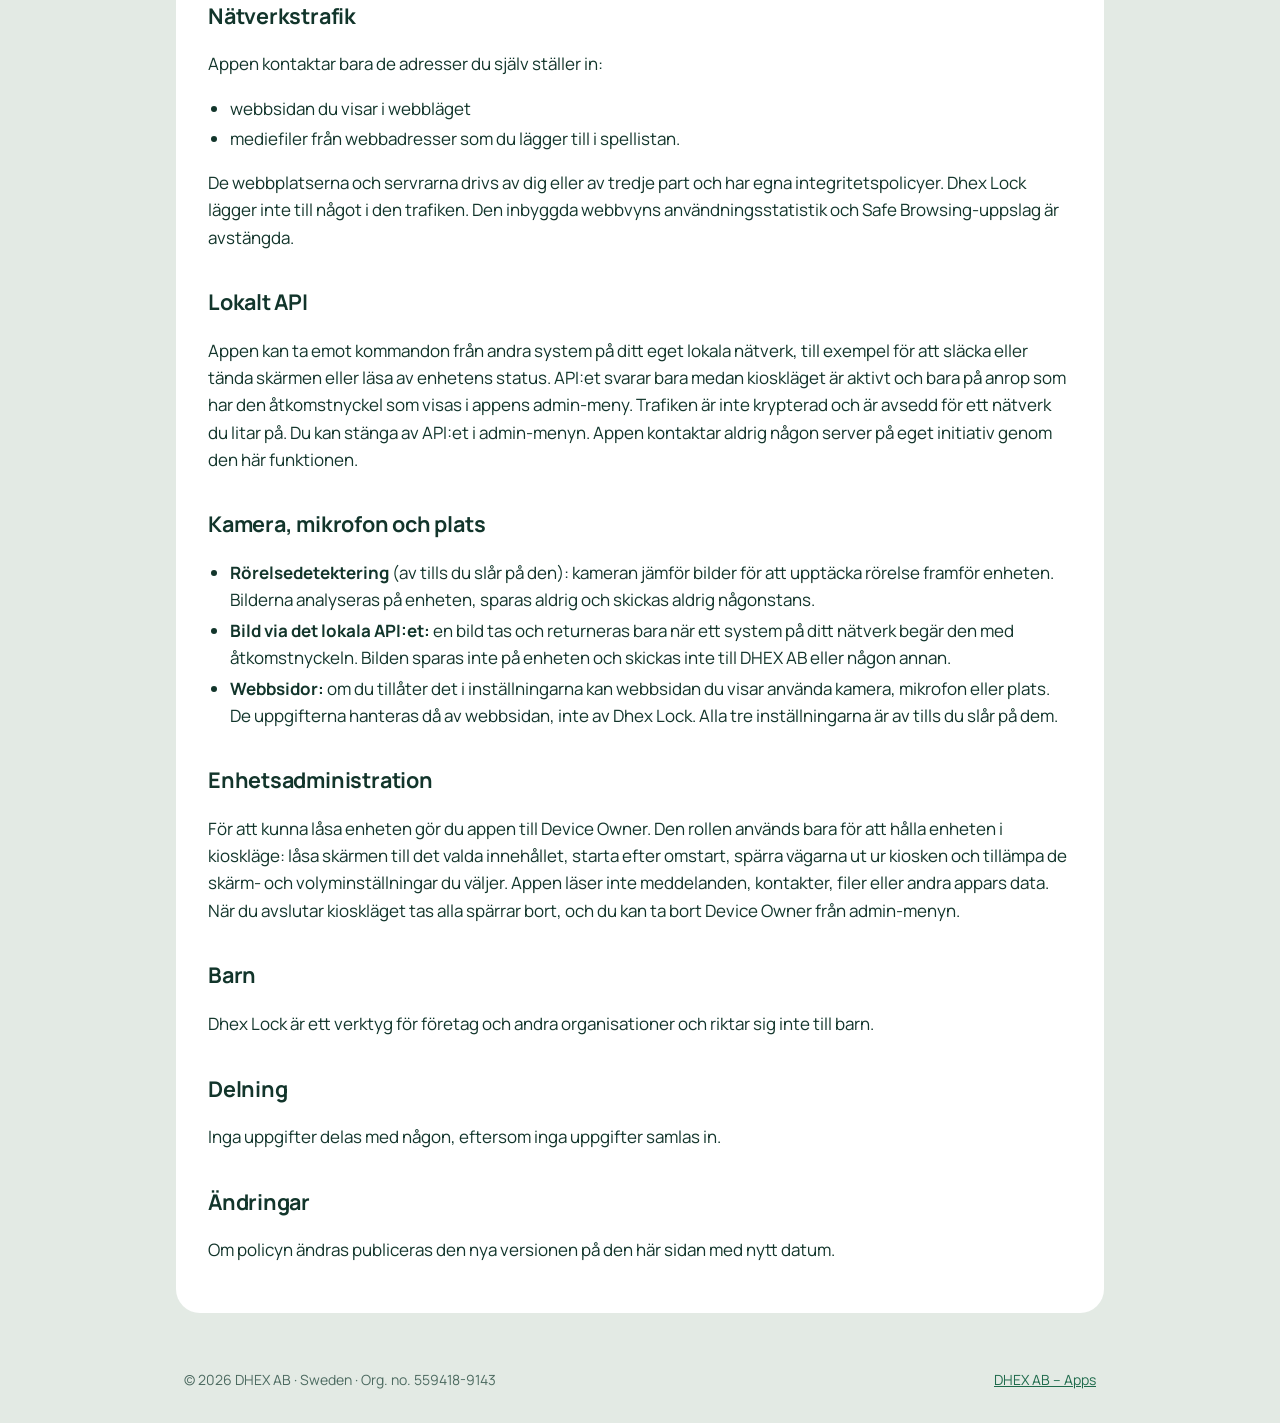
<file: dhex-lock/privacy/index.html>
<!doctype html>
<html lang="en">
<head>
  <meta charset="utf-8">
  <meta name="viewport" content="width=device-width, initial-scale=1">
  <title>Dhex Lock – Privacy Policy</title>
  <meta name="description" content="Privacy policy for the Dhex Lock kiosk app by DHEX AB.">
  <link rel="icon" href="../icon.png">
  <link href="https://fonts.googleapis.com/css2?family=Manrope:wght@400;500;600;700;800&amp;display=swap" rel="stylesheet">
  <link rel="stylesheet" href="../style.css">
</head>
<body>
<div class="top">
  <div class="top-inner">
    <div class="bar">
      <a class="brand" href="../../" aria-label="DHEX AB, home"><svg aria-hidden="true" width="106" height="48" viewBox="0 0 1255 572" style="display: block"><g fill="currentColor" transform="scale(0.25)"><g transform="translate(0.000000,2288.000000) scale(0.100000,-0.100000)"><path d="M15 17031 l-19 -8 17 -10 c10 -5 1279 -1270 2820 -2811 l2803 -2802 4689 2 4690 3 63 24 c95 35 147 67 192 118 l40 46 15 50 c20 68 19 118 -5 213 -29 110 -104 260 -193 384 l-76 105 -1898 1896 -1898 1896 -115 84 c-179 132 -316 228 -370 259 -19 11 -48 29 -65 40 -16 11 -46 29 -65 40 -19 11 -53 32 -75 45 -22 13 -47 27 -55 30 -8 4 -22 11 -30 16 -8 5 -34 18 -56 28 -23 11 -45 24 -48 30 -4 6 -15 11 -25 11 -10 0 -30 9 -44 20 -14 11 -33 20 -42 20 -9 0 -28 9 -42 20 -14 11 -35 20 -45 20 -11 0 -31 9 -45 20 -14 11 -36 20 -48 20 -12 0 -34 9 -48 20 -14 11 -36 20 -49 20 -12 0 -36 9 -53 20 -16 11 -42 20 -57 20 -15 0 -42 9 -60 20 -18 11 -46 20 -61 20 -15 0 -45 9 -67 20 -22 11 -55 20 -74 20 -19 0 -58 9 -86 20 l-51 20 -4722 -1 -4722 0 -20 -8z m9991 -1216 c27 -8 65 -15 84 -15 l35 0 30 -20 c17 -11 41 -20 53 -20 13 0 35 -9 49 -20 14 -11 34 -20 44 -20 10 0 21 -5 25 -11 3 -6 21 -17 38 -25 17 -8 51 -28 76 -44 25 -16 52 -33 60 -37 8 -3 35 -23 60 -43 25 -20 58 -44 73 -54 53 -33 163 -141 1324 -1300 l1161 -1161 51 -79 51 -79 16 -54 16 -55 -7 -36 -7 -35 -28 -27 c-16 -15 -44 -30 -61 -34 -17 -3 -1715 -6 -3773 -6 l-3741 0 -1582 1583 c-871 870 -1583 1588 -1583 1595 l0 12 3743 0 3744 0 49 -15z"></path></g><g transform="translate(0.000000,2288.000000) scale(0.100000,-0.100000)"><path d="M11580 17021 c0 -11 4 -21 10 -23 5 -1 1269 -1262 2808 -2800 l2798 -2798 586 0 587 0 6 9 5 10 -1101 1099 -1102 1099 7 11 7 12 3962 0 3962 0 1121 -1120 1121 -1120 586 0 586 0 5 9 c3 5 -1259 1272 -2805 2817 l-2810 2809 -589 3 -590 2 2 -17 1 -18 1076 -1070 c591 -588 1075 -1074 1076 -1080 l0 -10 -3970 -3 -3970 -2 -1100 1100 -1100 1100 -588 0 -587 0 0 -19z"></path></g><g transform="translate(0.000000,2288.000000) scale(0.100000,-0.100000)"><path d="M23140 17021 c0 -11 4 -21 10 -23 5 -1 1269 -1262 2808 -2800 l2798 -2798 5176 0 5177 0 6 10 6 10 -611 610 -611 610 -4592 0 -4592 0 -489 489 -489 489 7 11 7 11 4559 0 4559 0 5 9 c3 4 -261 274 -587 599 l-592 592 -4590 0 -4589 0 -487 483 -486 482 1 15 1 15 4565 5 4565 5 0 10 c-1 6 -266 274 -591 598 l-589 587 -5178 0 -5177 0 0 -19z"></path></g><g transform="translate(0.000000,2288.000000) scale(0.100000,-0.100000)"><path d="M28930 22872 c0 -4 2567 -2574 5705 -5712 3138 -3138 5705 -5712 5705 -5720 0 -8 -2560 -2575 -5689 -5705 l-5689 -5690 -7 -22 -6 -23 2115 0 c1164 0 2116 3 2116 8 0 13 9279 9287 9296 9291 l17 3 1731 -1731 1731 -1731 2105 0 2105 0 12 8 12 8 -2784 2784 c-1532 1532 -2785 2792 -2785 2800 0 16 5546 5572 5568 5578 l12 3 0 30 0 29 -2102 0 -2103 0 -1751 -1751 -1751 -1751 -17 3 c-17 4 -9296 9278 -9296 9291 0 5 -956 8 -2125 8 -1169 0 -2125 -3 -2125 -8z"></path></g></g></svg></a>
      <nav class="tabs" aria-label="Dhex Lock">
        <a href="../">Dhex Lock</a>
        <a href="../api/">API</a>
        <a href="./" aria-current="page">Privacy</a>
      </nav>
    </div>
    <div class="hero">
      <img src="../icon.png" alt="Dhex Lock app icon" width="96" height="96">
      <div>
        <h1>Dhex Lock</h1>
        <p>Privacy Policy · Integritetspolicy</p>
      </div>
    </div>
  </div>
</div>

<main>
  <nav class="lang" aria-label="Language">
    <a href="#english">🇬🇧 English</a>
    <a href="#svenska">🇸🇪 Svenska</a>
  </nav>

  <section class="card" id="english" lang="en">
    <h2 class="title">Privacy Policy for Dhex Lock</h2>
    <p class="updated">Last updated: November 11, 2026</p>
    <p>Dhex Lock is a kiosk app for Android published by DHEX AB, Sweden.</p>
    <p class="who"><strong>Developer:</strong> DHEX AB (org. no. 559418-9143), Sweden<br><strong>Contact:</strong> <a href="mailto:support@dhexab.com">support@dhexab.com</a></p>

    <h2>In short</h2>
    <p>Dhex Lock does not collect any personal data. The app has no accounts, no analytics, no advertising and no cloud service. DHEX AB never receives any information from the app or from the device it runs on.</p>

    <h2>What is stored on the device</h2>
    <p>Everything the app stores stays on the device, in the app's private storage:</p>
    <ul>
      <li>your settings (start address, allowed domains, chosen app, playlist, schedule and so on)</li>
      <li>the admin PIN, if you set one, stored only as a salted hash</li>
      <li>the access key for the local API</li>
      <li>media files that you asked the app to download for playback.</li>
    </ul>
    <p>This is removed when you clear the app's data or uninstall the app. Nothing is backed up to the cloud and nothing is transferred to a new device automatically.</p>

    <h2>Network traffic</h2>
    <p>The app only contacts the addresses you configure yourself:</p>
    <ul>
      <li>the web page you show in web mode</li>
      <li>media files from web addresses that you add to the playlist.</li>
    </ul>
    <p>Those websites and servers are run by you or by third parties and have their own privacy policies. Dhex Lock adds nothing to that traffic. The built-in web view's usage statistics and Safe Browsing lookups are turned off.</p>

    <h2>Local API</h2>
    <p>The app can answer commands from other systems on your own local network, for example to turn the screen on or off or to read the device's status. The API only answers while kiosk mode is active and only to requests that carry the access key shown in the app's admin menu. The traffic is not encrypted and is intended for a network you trust. You can turn the API off in the admin menu. The app never contacts any server on its own through this function.</p>

    <h2>Camera, microphone and location</h2>
    <ul>
      <li><strong>Motion detection</strong> (off unless you turn it on): the camera compares pictures to detect movement in front of the device. The pictures are analysed on the device, are never saved and are never sent anywhere.</li>
      <li><strong>Photo through the local API:</strong> a photo is taken and returned only when a system on your network requests it with the access key. The photo is not saved on the device and is not sent to DHEX AB or anyone else.</li>
      <li><strong>Web pages:</strong> if you allow it in the settings, the web page you show can use the camera, microphone or location. That data is then handled by that web page, not by Dhex Lock. All three settings are off unless you turn them on.</li>
    </ul>

    <h2>Device administration</h2>
    <p>To lock the device, the app is set as Device Owner by you. It uses this only to keep the device in kiosk mode: to lock the screen to the chosen content, start after a restart, block the ways out of the kiosk and apply the screen and volume settings you choose. The app does not read messages, contacts, files or other apps' data. When you exit kiosk mode all restrictions are removed, and you can remove Device Owner from the admin menu.</p>

    <h2>Children</h2>
    <p>Dhex Lock is a tool for businesses and other organisations and is not directed at children.</p>

    <h2>Sharing</h2>
    <p>No data is shared with anyone, because no data is collected.</p>

    <h2>Changes</h2>
    <p>If this policy changes, the new version is published on this page with a new date.</p>
  </section>

  <section class="card" id="svenska" lang="sv">
    <h2 class="title">Integritetspolicy för Dhex Lock</h2>
    <p class="updated">Senast uppdaterad: 11 november 2026</p>
    <p>Dhex Lock är en kioskapp för Android som ges ut av DHEX AB, Sverige.</p>
    <p class="who"><strong>Utvecklare:</strong> DHEX AB (org.nr 559418-9143), Sverige<br><strong>Kontakt:</strong> <a href="mailto:support@dhexab.com">support@dhexab.com</a></p>

    <h2>I korthet</h2>
    <p>Dhex Lock samlar inte in några personuppgifter. Appen har inga konton, ingen analys, inga annonser och ingen molntjänst. DHEX AB får aldrig någon information från appen eller från enheten den körs på.</p>

    <h2>Vad som lagras på enheten</h2>
    <p>Allt som appen lagrar stannar på enheten, i appens privata lagring:</p>
    <ul>
      <li>dina inställningar (startadress, tillåtna domäner, vald app, spellista, schema och så vidare)</li>
      <li>admin-PIN, om du har valt en, lagrad enbart som saltad hash</li>
      <li>åtkomstnyckeln för det lokala API:et</li>
      <li>mediefiler som du har bett appen ladda ned för uppspelning.</li>
    </ul>
    <p>Detta tas bort när du rensar appens data eller avinstallerar appen. Ingenting säkerhetskopieras till molnet och ingenting förs automatiskt över till en ny enhet.</p>

    <h2>Nätverkstrafik</h2>
    <p>Appen kontaktar bara de adresser du själv ställer in:</p>
    <ul>
      <li>webbsidan du visar i webbläget</li>
      <li>mediefiler från webbadresser som du lägger till i spellistan.</li>
    </ul>
    <p>De webbplatserna och servrarna drivs av dig eller av tredje part och har egna integritetspolicyer. Dhex Lock lägger inte till något i den trafiken. Den inbyggda webbvyns användningsstatistik och Safe Browsing-uppslag är avstängda.</p>

    <h2>Lokalt API</h2>
    <p>Appen kan ta emot kommandon från andra system på ditt eget lokala nätverk, till exempel för att släcka eller tända skärmen eller läsa av enhetens status. API:et svarar bara medan kioskläget är aktivt och bara på anrop som har den åtkomstnyckel som visas i appens admin-meny. Trafiken är inte krypterad och är avsedd för ett nätverk du litar på. Du kan stänga av API:et i admin-menyn. Appen kontaktar aldrig någon server på eget initiativ genom den här funktionen.</p>

    <h2>Kamera, mikrofon och plats</h2>
    <ul>
      <li><strong>Rörelsedetektering</strong> (av tills du slår på den): kameran jämför bilder för att upptäcka rörelse framför enheten. Bilderna analyseras på enheten, sparas aldrig och skickas aldrig någonstans.</li>
      <li><strong>Bild via det lokala API:et:</strong> en bild tas och returneras bara när ett system på ditt nätverk begär den med åtkomstnyckeln. Bilden sparas inte på enheten och skickas inte till DHEX AB eller någon annan.</li>
      <li><strong>Webbsidor:</strong> om du tillåter det i inställningarna kan webbsidan du visar använda kamera, mikrofon eller plats. De uppgifterna hanteras då av webbsidan, inte av Dhex Lock. Alla tre inställningarna är av tills du slår på dem.</li>
    </ul>

    <h2>Enhetsadministration</h2>
    <p>För att kunna låsa enheten gör du appen till Device Owner. Den rollen används bara för att hålla enheten i kioskläge: låsa skärmen till det valda innehållet, starta efter omstart, spärra vägarna ut ur kiosken och tillämpa de skärm- och volyminställningar du väljer. Appen läser inte meddelanden, kontakter, filer eller andra appars data. När du avslutar kioskläget tas alla spärrar bort, och du kan ta bort Device Owner från admin-menyn.</p>

    <h2>Barn</h2>
    <p>Dhex Lock är ett verktyg för företag och andra organisationer och riktar sig inte till barn.</p>

    <h2>Delning</h2>
    <p>Inga uppgifter delas med någon, eftersom inga uppgifter samlas in.</p>

    <h2>Ändringar</h2>
    <p>Om policyn ändras publiceras den nya versionen på den här sidan med nytt datum.</p>
  </section>
</main>

<footer>
  <span>© 2026 DHEX AB · Sweden · Org. no. 559418-9143</span>
  <a href="../../">DHEX AB – Apps</a>
</footer>
</body>
</html>
</file>
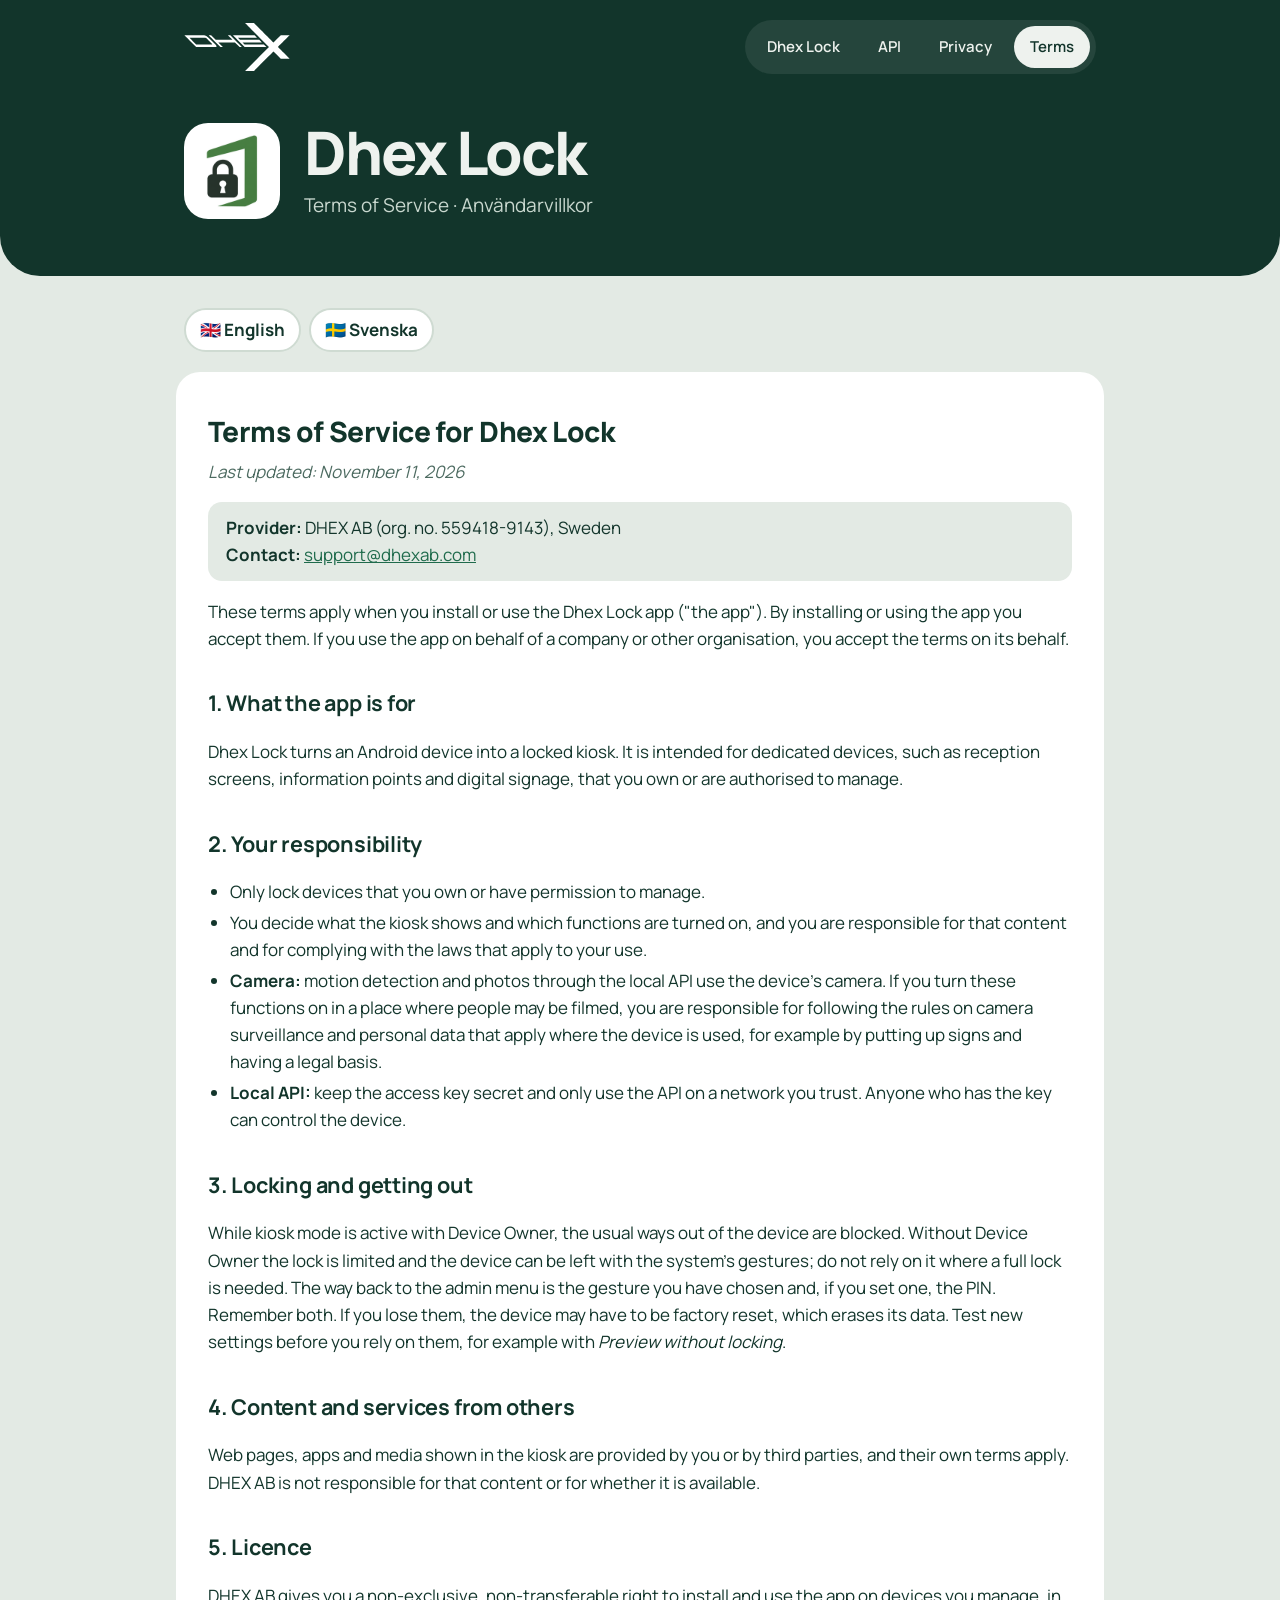
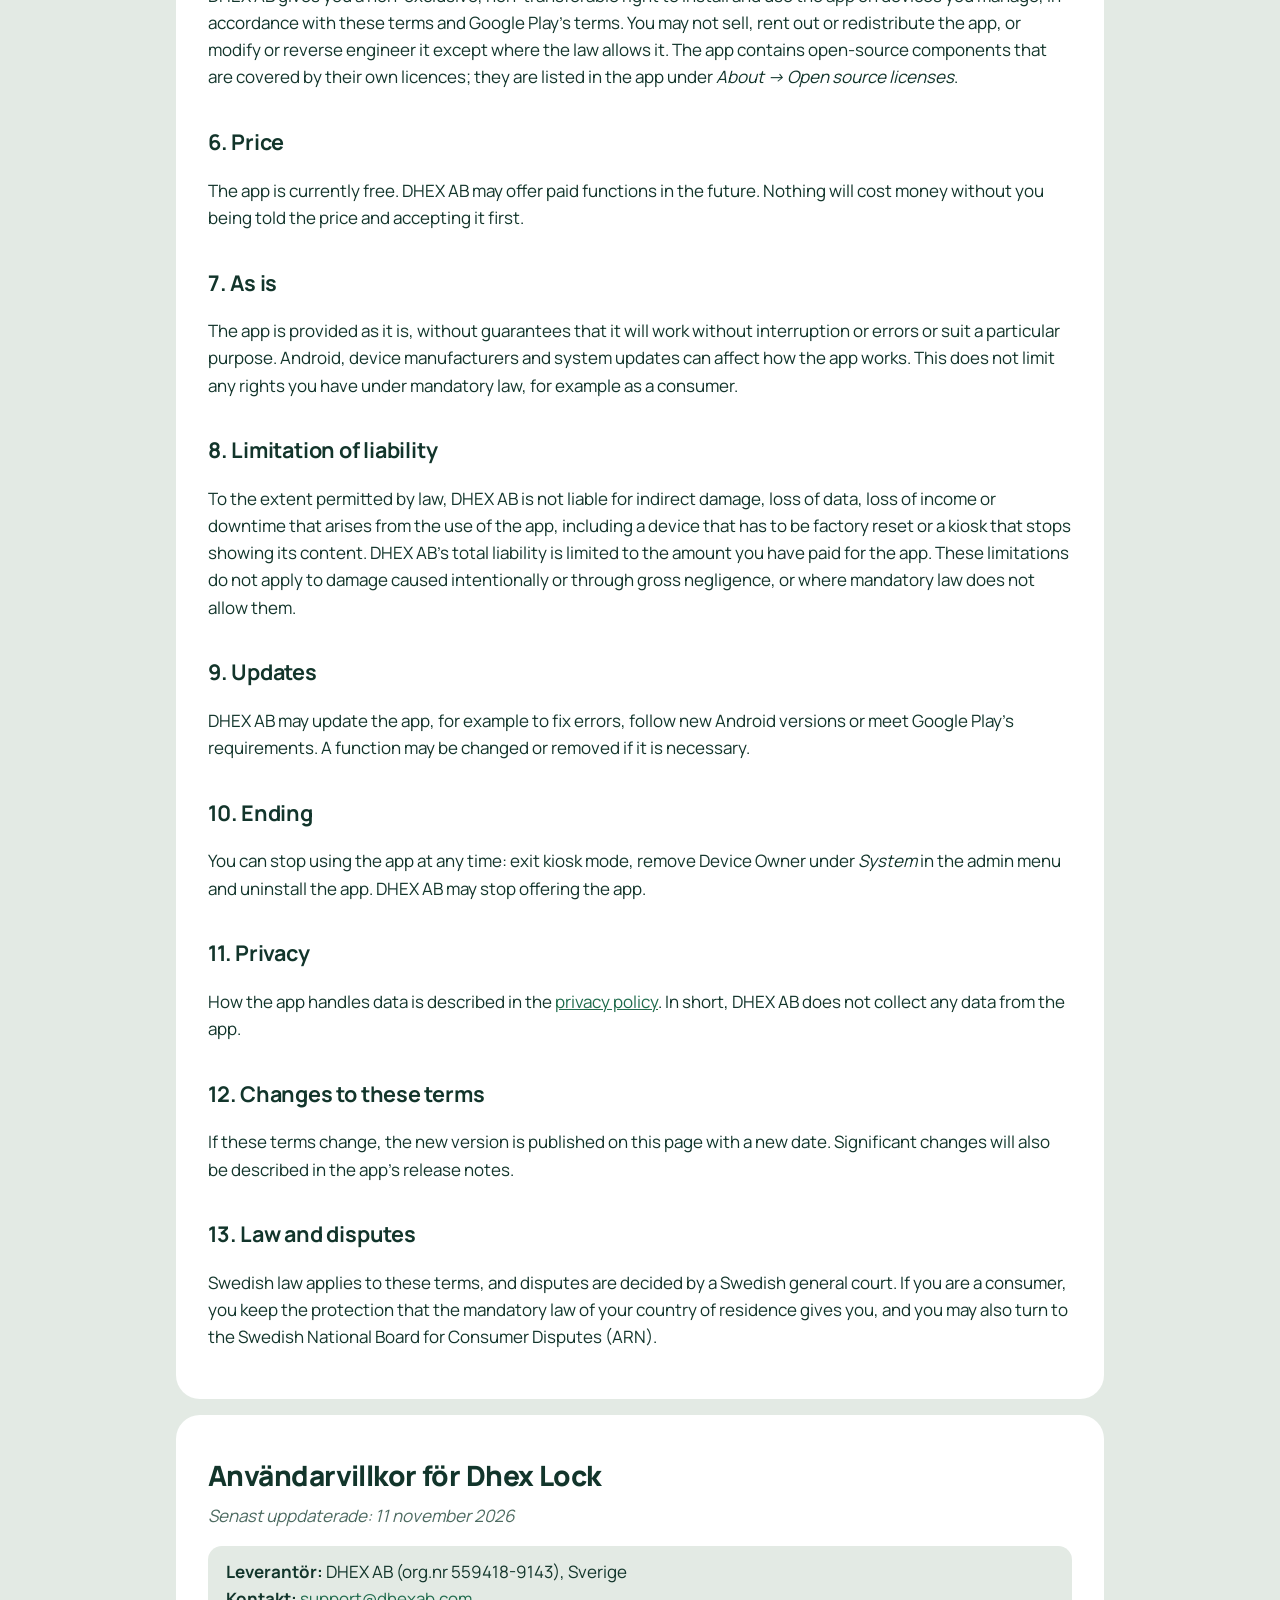
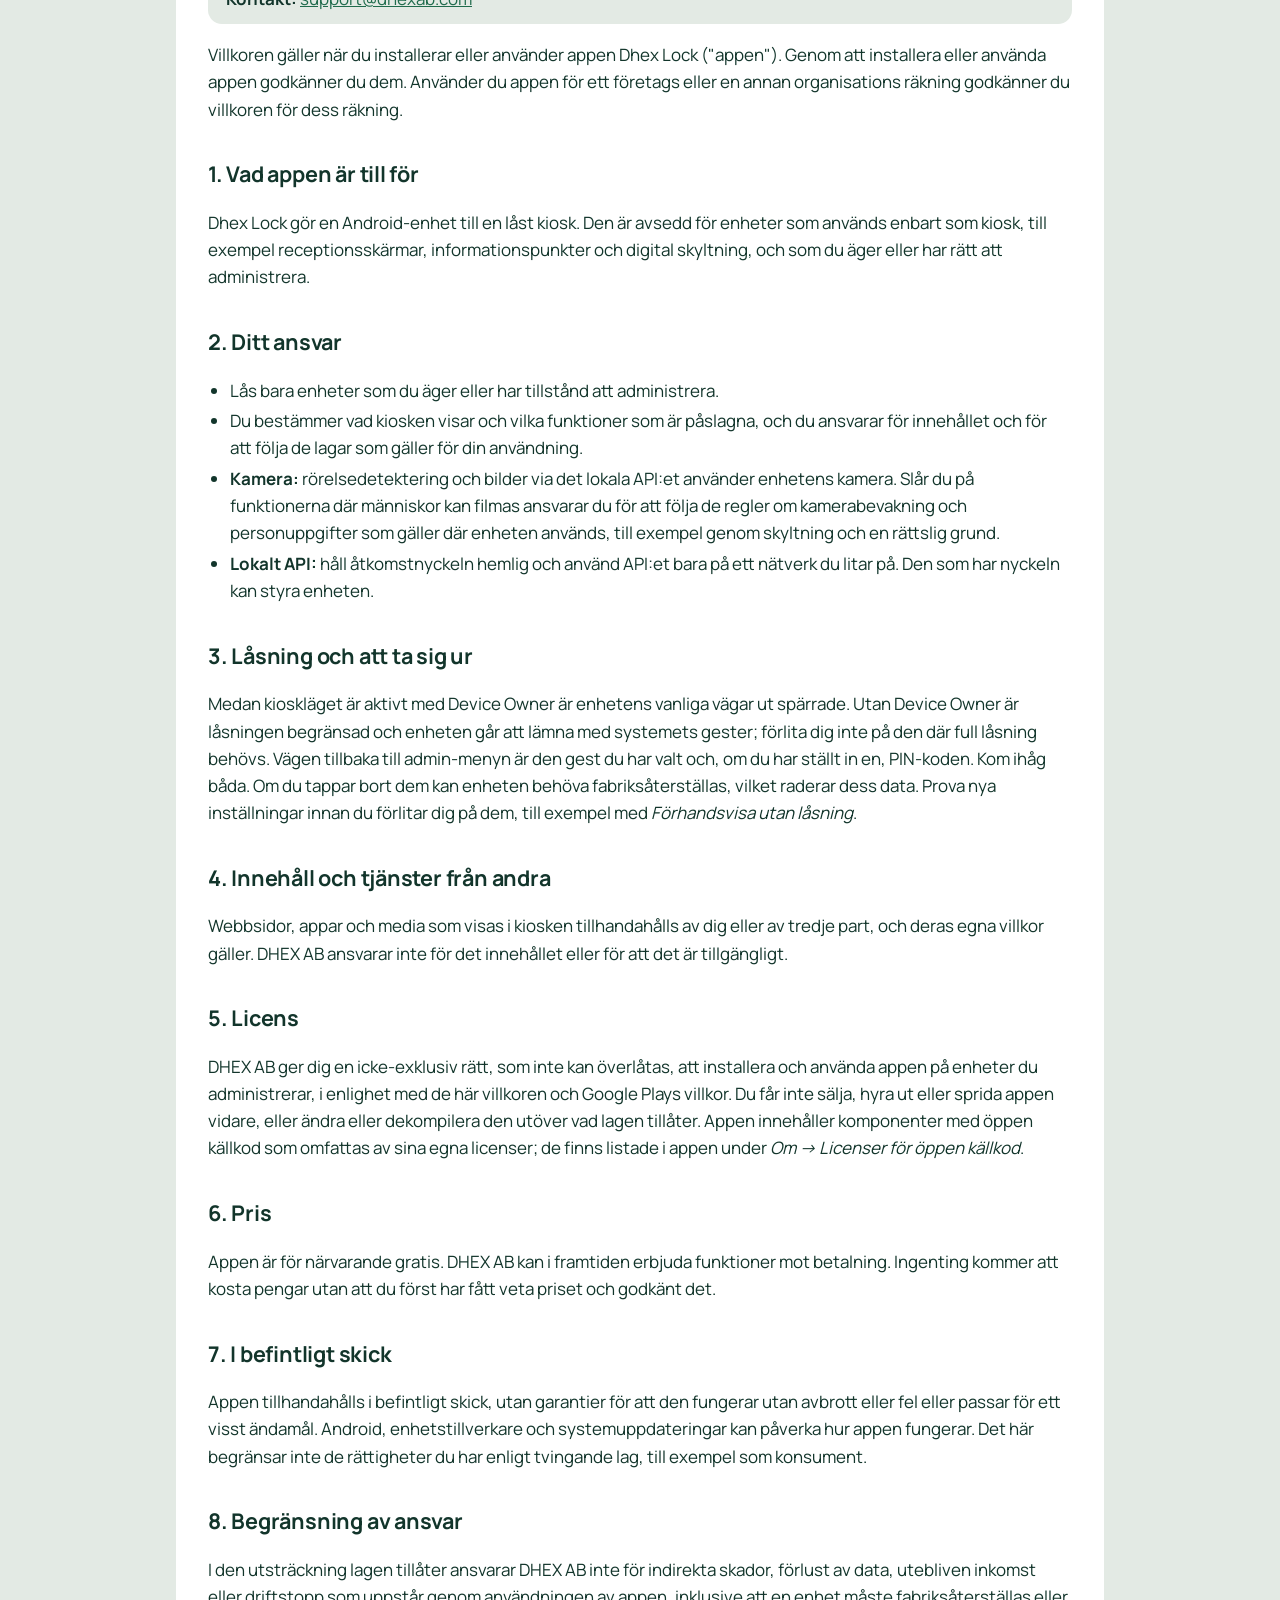
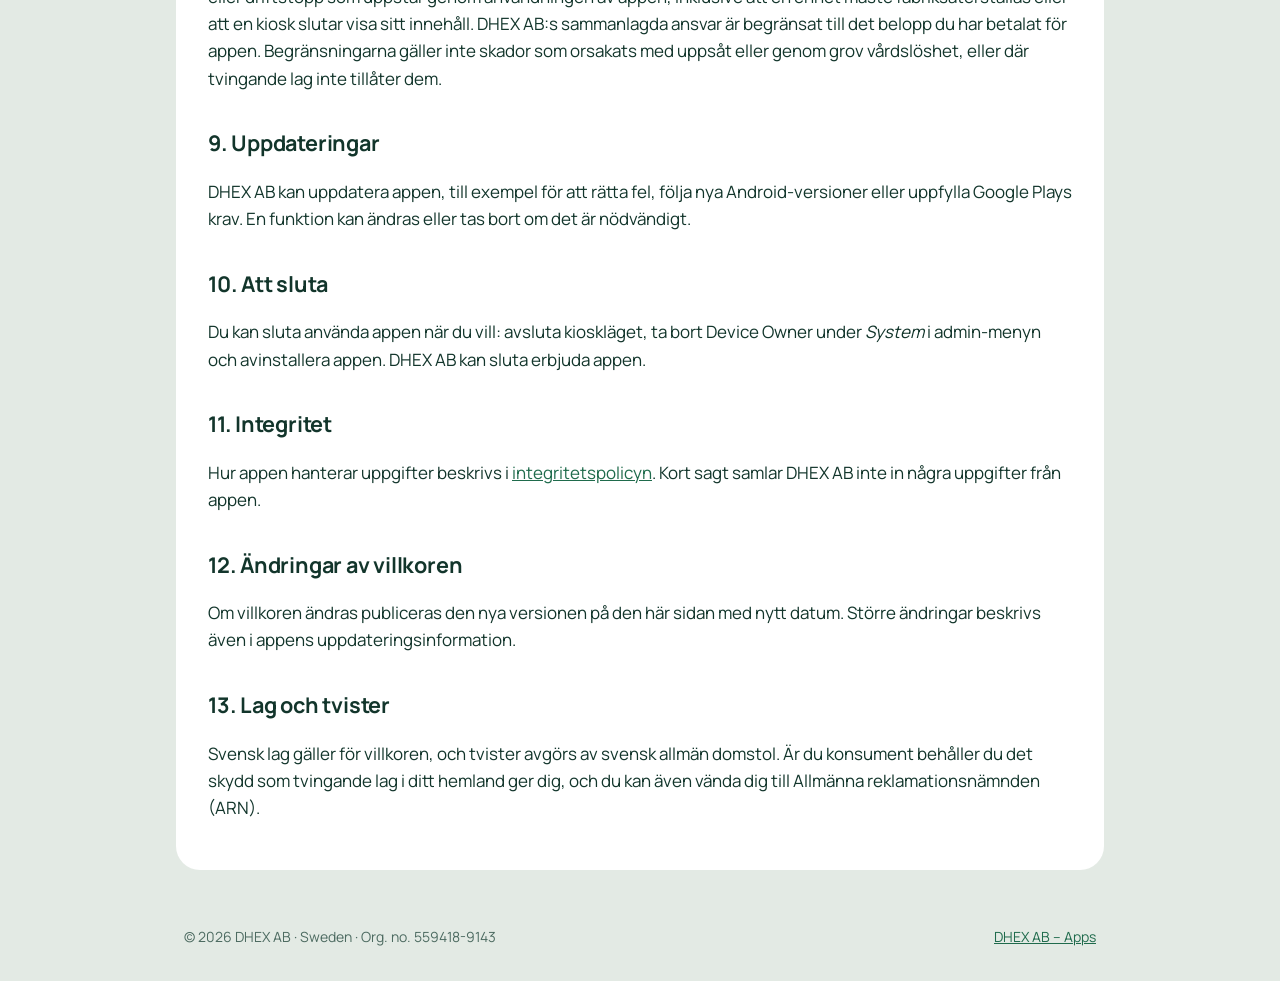
<file: dhex-lock/terms/index.html>
<!doctype html>
<html lang="en">
<head>
  <meta charset="utf-8">
  <meta name="viewport" content="width=device-width, initial-scale=1">
  <title>Dhex Lock – Terms of Service</title>
  <meta name="description" content="Terms of service for the Dhex Lock kiosk app by DHEX AB.">
  <link rel="icon" href="../icon.png">
  <link href="https://fonts.googleapis.com/css2?family=Manrope:wght@400;500;600;700;800&amp;display=swap" rel="stylesheet">
  <link rel="stylesheet" href="../style.css">
</head>
<body>
<div class="top">
  <div class="top-inner">
    <div class="bar">
      <a class="brand" href="../../" aria-label="DHEX AB, home"><svg aria-hidden="true" width="106" height="48" viewBox="0 0 1255 572" style="display: block"><g fill="currentColor" transform="scale(0.25)"><g transform="translate(0.000000,2288.000000) scale(0.100000,-0.100000)"><path d="M15 17031 l-19 -8 17 -10 c10 -5 1279 -1270 2820 -2811 l2803 -2802 4689 2 4690 3 63 24 c95 35 147 67 192 118 l40 46 15 50 c20 68 19 118 -5 213 -29 110 -104 260 -193 384 l-76 105 -1898 1896 -1898 1896 -115 84 c-179 132 -316 228 -370 259 -19 11 -48 29 -65 40 -16 11 -46 29 -65 40 -19 11 -53 32 -75 45 -22 13 -47 27 -55 30 -8 4 -22 11 -30 16 -8 5 -34 18 -56 28 -23 11 -45 24 -48 30 -4 6 -15 11 -25 11 -10 0 -30 9 -44 20 -14 11 -33 20 -42 20 -9 0 -28 9 -42 20 -14 11 -35 20 -45 20 -11 0 -31 9 -45 20 -14 11 -36 20 -48 20 -12 0 -34 9 -48 20 -14 11 -36 20 -49 20 -12 0 -36 9 -53 20 -16 11 -42 20 -57 20 -15 0 -42 9 -60 20 -18 11 -46 20 -61 20 -15 0 -45 9 -67 20 -22 11 -55 20 -74 20 -19 0 -58 9 -86 20 l-51 20 -4722 -1 -4722 0 -20 -8z m9991 -1216 c27 -8 65 -15 84 -15 l35 0 30 -20 c17 -11 41 -20 53 -20 13 0 35 -9 49 -20 14 -11 34 -20 44 -20 10 0 21 -5 25 -11 3 -6 21 -17 38 -25 17 -8 51 -28 76 -44 25 -16 52 -33 60 -37 8 -3 35 -23 60 -43 25 -20 58 -44 73 -54 53 -33 163 -141 1324 -1300 l1161 -1161 51 -79 51 -79 16 -54 16 -55 -7 -36 -7 -35 -28 -27 c-16 -15 -44 -30 -61 -34 -17 -3 -1715 -6 -3773 -6 l-3741 0 -1582 1583 c-871 870 -1583 1588 -1583 1595 l0 12 3743 0 3744 0 49 -15z"></path></g><g transform="translate(0.000000,2288.000000) scale(0.100000,-0.100000)"><path d="M11580 17021 c0 -11 4 -21 10 -23 5 -1 1269 -1262 2808 -2800 l2798 -2798 586 0 587 0 6 9 5 10 -1101 1099 -1102 1099 7 11 7 12 3962 0 3962 0 1121 -1120 1121 -1120 586 0 586 0 5 9 c3 5 -1259 1272 -2805 2817 l-2810 2809 -589 3 -590 2 2 -17 1 -18 1076 -1070 c591 -588 1075 -1074 1076 -1080 l0 -10 -3970 -3 -3970 -2 -1100 1100 -1100 1100 -588 0 -587 0 0 -19z"></path></g><g transform="translate(0.000000,2288.000000) scale(0.100000,-0.100000)"><path d="M23140 17021 c0 -11 4 -21 10 -23 5 -1 1269 -1262 2808 -2800 l2798 -2798 5176 0 5177 0 6 10 6 10 -611 610 -611 610 -4592 0 -4592 0 -489 489 -489 489 7 11 7 11 4559 0 4559 0 5 9 c3 4 -261 274 -587 599 l-592 592 -4590 0 -4589 0 -487 483 -486 482 1 15 1 15 4565 5 4565 5 0 10 c-1 6 -266 274 -591 598 l-589 587 -5178 0 -5177 0 0 -19z"></path></g><g transform="translate(0.000000,2288.000000) scale(0.100000,-0.100000)"><path d="M28930 22872 c0 -4 2567 -2574 5705 -5712 3138 -3138 5705 -5712 5705 -5720 0 -8 -2560 -2575 -5689 -5705 l-5689 -5690 -7 -22 -6 -23 2115 0 c1164 0 2116 3 2116 8 0 13 9279 9287 9296 9291 l17 3 1731 -1731 1731 -1731 2105 0 2105 0 12 8 12 8 -2784 2784 c-1532 1532 -2785 2792 -2785 2800 0 16 5546 5572 5568 5578 l12 3 0 30 0 29 -2102 0 -2103 0 -1751 -1751 -1751 -1751 -17 3 c-17 4 -9296 9278 -9296 9291 0 5 -956 8 -2125 8 -1169 0 -2125 -3 -2125 -8z"></path></g></g></svg></a>
      <nav class="tabs" aria-label="Dhex Lock">
        <a href="../">Dhex Lock</a>
        <a href="../api/">API</a>
        <a href="../privacy/">Privacy</a>
        <a href="./" aria-current="page">Terms</a>
      </nav>
    </div>
    <div class="hero">
      <img src="../icon.png" alt="Dhex Lock app icon" width="96" height="96">
      <div>
        <h1>Dhex Lock</h1>
        <p>Terms of Service · Användarvillkor</p>
      </div>
    </div>
  </div>
</div>

<main>
  <nav class="lang" aria-label="Language">
    <a href="#english">🇬🇧 English</a>
    <a href="#svenska">🇸🇪 Svenska</a>
  </nav>

  <section class="card" id="english" lang="en">
    <h2 class="title">Terms of Service for Dhex Lock</h2>
    <p class="updated">Last updated: November 11, 2026</p>
    <p class="who"><strong>Provider:</strong> DHEX AB (org. no. 559418-9143), Sweden<br><strong>Contact:</strong> <a href="mailto:support@dhexab.com">support@dhexab.com</a></p>
    <p>These terms apply when you install or use the Dhex Lock app ("the app"). By installing or using the app you accept them. If you use the app on behalf of a company or other organisation, you accept the terms on its behalf.</p>

    <h2>1. What the app is for</h2>
    <p>Dhex Lock turns an Android device into a locked kiosk. It is intended for dedicated devices, such as reception screens, information points and digital signage, that you own or are authorised to manage.</p>

    <h2>2. Your responsibility</h2>
    <ul>
      <li>Only lock devices that you own or have permission to manage.</li>
      <li>You decide what the kiosk shows and which functions are turned on, and you are responsible for that content and for complying with the laws that apply to your use.</li>
      <li><strong>Camera:</strong> motion detection and photos through the local API use the device's camera. If you turn these functions on in a place where people may be filmed, you are responsible for following the rules on camera surveillance and personal data that apply where the device is used, for example by putting up signs and having a legal basis.</li>
      <li><strong>Local API:</strong> keep the access key secret and only use the API on a network you trust. Anyone who has the key can control the device.</li>
    </ul>

    <h2>3. Locking and getting out</h2>
    <p>While kiosk mode is active with Device Owner, the usual ways out of the device are blocked. Without Device Owner the lock is limited and the device can be left with the system's gestures; do not rely on it where a full lock is needed. The way back to the admin menu is the gesture you have chosen and, if you set one, the PIN. Remember both. If you lose them, the device may have to be factory reset, which erases its data. Test new settings before you rely on them, for example with <em>Preview without locking</em>.</p>

    <h2>4. Content and services from others</h2>
    <p>Web pages, apps and media shown in the kiosk are provided by you or by third parties, and their own terms apply. DHEX AB is not responsible for that content or for whether it is available.</p>

    <h2>5. Licence</h2>
    <p>DHEX AB gives you a non-exclusive, non-transferable right to install and use the app on devices you manage, in accordance with these terms and Google Play's terms. You may not sell, rent out or redistribute the app, or modify or reverse engineer it except where the law allows it. The app contains open-source components that are covered by their own licences; they are listed in the app under <em>About → Open source licenses</em>.</p>

    <h2>6. Price</h2>
    <p>The app is currently free. DHEX AB may offer paid functions in the future. Nothing will cost money without you being told the price and accepting it first.</p>

    <h2>7. As is</h2>
    <p>The app is provided as it is, without guarantees that it will work without interruption or errors or suit a particular purpose. Android, device manufacturers and system updates can affect how the app works. This does not limit any rights you have under mandatory law, for example as a consumer.</p>

    <h2>8. Limitation of liability</h2>
    <p>To the extent permitted by law, DHEX AB is not liable for indirect damage, loss of data, loss of income or downtime that arises from the use of the app, including a device that has to be factory reset or a kiosk that stops showing its content. DHEX AB's total liability is limited to the amount you have paid for the app. These limitations do not apply to damage caused intentionally or through gross negligence, or where mandatory law does not allow them.</p>

    <h2>9. Updates</h2>
    <p>DHEX AB may update the app, for example to fix errors, follow new Android versions or meet Google Play's requirements. A function may be changed or removed if it is necessary.</p>

    <h2>10. Ending</h2>
    <p>You can stop using the app at any time: exit kiosk mode, remove Device Owner under <em>System</em> in the admin menu and uninstall the app. DHEX AB may stop offering the app.</p>

    <h2>11. Privacy</h2>
    <p>How the app handles data is described in the <a href="../privacy/">privacy policy</a>. In short, DHEX AB does not collect any data from the app.</p>

    <h2>12. Changes to these terms</h2>
    <p>If these terms change, the new version is published on this page with a new date. Significant changes will also be described in the app's release notes.</p>

    <h2>13. Law and disputes</h2>
    <p>Swedish law applies to these terms, and disputes are decided by a Swedish general court. If you are a consumer, you keep the protection that the mandatory law of your country of residence gives you, and you may also turn to the Swedish National Board for Consumer Disputes (ARN).</p>
  </section>

  <section class="card" id="svenska" lang="sv">
    <h2 class="title">Användarvillkor för Dhex Lock</h2>
    <p class="updated">Senast uppdaterade: 11 november 2026</p>
    <p class="who"><strong>Leverantör:</strong> DHEX AB (org.nr 559418-9143), Sverige<br><strong>Kontakt:</strong> <a href="mailto:support@dhexab.com">support@dhexab.com</a></p>
    <p>Villkoren gäller när du installerar eller använder appen Dhex Lock ("appen"). Genom att installera eller använda appen godkänner du dem. Använder du appen för ett företags eller en annan organisations räkning godkänner du villkoren för dess räkning.</p>

    <h2>1. Vad appen är till för</h2>
    <p>Dhex Lock gör en Android-enhet till en låst kiosk. Den är avsedd för enheter som används enbart som kiosk, till exempel receptionsskärmar, informationspunkter och digital skyltning, och som du äger eller har rätt att administrera.</p>

    <h2>2. Ditt ansvar</h2>
    <ul>
      <li>Lås bara enheter som du äger eller har tillstånd att administrera.</li>
      <li>Du bestämmer vad kiosken visar och vilka funktioner som är påslagna, och du ansvarar för innehållet och för att följa de lagar som gäller för din användning.</li>
      <li><strong>Kamera:</strong> rörelsedetektering och bilder via det lokala API:et använder enhetens kamera. Slår du på funktionerna där människor kan filmas ansvarar du för att följa de regler om kamerabevakning och personuppgifter som gäller där enheten används, till exempel genom skyltning och en rättslig grund.</li>
      <li><strong>Lokalt API:</strong> håll åtkomstnyckeln hemlig och använd API:et bara på ett nätverk du litar på. Den som har nyckeln kan styra enheten.</li>
    </ul>

    <h2>3. Låsning och att ta sig ur</h2>
    <p>Medan kioskläget är aktivt med Device Owner är enhetens vanliga vägar ut spärrade. Utan Device Owner är låsningen begränsad och enheten går att lämna med systemets gester; förlita dig inte på den där full låsning behövs. Vägen tillbaka till admin-menyn är den gest du har valt och, om du har ställt in en, PIN-koden. Kom ihåg båda. Om du tappar bort dem kan enheten behöva fabriksåterställas, vilket raderar dess data. Prova nya inställningar innan du förlitar dig på dem, till exempel med <em>Förhandsvisa utan låsning</em>.</p>

    <h2>4. Innehåll och tjänster från andra</h2>
    <p>Webbsidor, appar och media som visas i kiosken tillhandahålls av dig eller av tredje part, och deras egna villkor gäller. DHEX AB ansvarar inte för det innehållet eller för att det är tillgängligt.</p>

    <h2>5. Licens</h2>
    <p>DHEX AB ger dig en icke-exklusiv rätt, som inte kan överlåtas, att installera och använda appen på enheter du administrerar, i enlighet med de här villkoren och Google Plays villkor. Du får inte sälja, hyra ut eller sprida appen vidare, eller ändra eller dekompilera den utöver vad lagen tillåter. Appen innehåller komponenter med öppen källkod som omfattas av sina egna licenser; de finns listade i appen under <em>Om → Licenser för öppen källkod</em>.</p>

    <h2>6. Pris</h2>
    <p>Appen är för närvarande gratis. DHEX AB kan i framtiden erbjuda funktioner mot betalning. Ingenting kommer att kosta pengar utan att du först har fått veta priset och godkänt det.</p>

    <h2>7. I befintligt skick</h2>
    <p>Appen tillhandahålls i befintligt skick, utan garantier för att den fungerar utan avbrott eller fel eller passar för ett visst ändamål. Android, enhetstillverkare och systemuppdateringar kan påverka hur appen fungerar. Det här begränsar inte de rättigheter du har enligt tvingande lag, till exempel som konsument.</p>

    <h2>8. Begränsning av ansvar</h2>
    <p>I den utsträckning lagen tillåter ansvarar DHEX AB inte för indirekta skador, förlust av data, utebliven inkomst eller driftstopp som uppstår genom användningen av appen, inklusive att en enhet måste fabriksåterställas eller att en kiosk slutar visa sitt innehåll. DHEX AB:s sammanlagda ansvar är begränsat till det belopp du har betalat för appen. Begränsningarna gäller inte skador som orsakats med uppsåt eller genom grov vårdslöshet, eller där tvingande lag inte tillåter dem.</p>

    <h2>9. Uppdateringar</h2>
    <p>DHEX AB kan uppdatera appen, till exempel för att rätta fel, följa nya Android-versioner eller uppfylla Google Plays krav. En funktion kan ändras eller tas bort om det är nödvändigt.</p>

    <h2>10. Att sluta</h2>
    <p>Du kan sluta använda appen när du vill: avsluta kioskläget, ta bort Device Owner under <em>System</em> i admin-menyn och avinstallera appen. DHEX AB kan sluta erbjuda appen.</p>

    <h2>11. Integritet</h2>
    <p>Hur appen hanterar uppgifter beskrivs i <a href="../privacy/#svenska">integritetspolicyn</a>. Kort sagt samlar DHEX AB inte in några uppgifter från appen.</p>

    <h2>12. Ändringar av villkoren</h2>
    <p>Om villkoren ändras publiceras den nya versionen på den här sidan med nytt datum. Större ändringar beskrivs även i appens uppdateringsinformation.</p>

    <h2>13. Lag och tvister</h2>
    <p>Svensk lag gäller för villkoren, och tvister avgörs av svensk allmän domstol. Är du konsument behåller du det skydd som tvingande lag i ditt hemland ger dig, och du kan även vända dig till Allmänna reklamationsnämnden (ARN).</p>
  </section>
</main>

<footer>
  <span>© 2026 DHEX AB · Sweden · Org. no. 559418-9143</span>
  <a href="../../">DHEX AB – Apps</a>
</footer>
</body>
</html>
</file>
<file: dhex-lock/style.css>
/* Gemensam stil för Dhex Lock-sidorna. Samma färger och typsnitt som dhexab.com. */
:root {
  --bg: #E3EAE4;
  --card: #FFFFFF;
  --dark: #12352B;
  --dark-2: #1C4A3C;
  --text: #12352B;
  --soft: #4D6B61;
  --on-dark: #EEF2EE;
  --on-dark-soft: #C9D8CF;
  --accent: #1F6B4C;
  --pill: #8BD3A8;
  --line: #CFDBD2;
  --code-bg: #F1F5F2;
}
* { box-sizing: border-box; }
html { scroll-behavior: smooth; }
body {
  margin: 0;
  background: var(--bg);
  color: var(--text);
  font-family: Manrope, system-ui, -apple-system, "Segoe UI", Roboto, sans-serif;
  font-size: 17px;
  line-height: 1.6;
}
a { color: var(--accent); }
a:hover { color: var(--dark); }

.top { background: var(--dark); color: var(--on-dark); border-radius: 0 0 40px 40px; }
.top-inner { max-width: 960px; margin: 0 auto; padding: 20px 24px 56px; }
.bar { display: flex; flex-wrap: wrap; gap: 12px 24px; align-items: center; justify-content: space-between; }
.brand { display: inline-flex; align-items: center; min-height: 44px; color: #FFFFFF; }
.brand svg { display: block; }
.tabs {
  display: flex; flex-wrap: wrap; gap: 6px; align-items: center;
  font-size: 15px; font-weight: 600;
  background: rgba(255, 255, 255, 0.08); padding: 6px; border-radius: 999px;
}
.tabs a { text-decoration: none; color: var(--on-dark); padding: 9px 16px; border-radius: 999px; }
.tabs a:hover { background: rgba(255, 255, 255, 0.10); color: #FFFFFF; }
.tabs a[aria-current="page"] { background: var(--on-dark); color: var(--dark); }

.hero { display: flex; flex-wrap: wrap; gap: 24px; align-items: center; margin-top: 48px; }
.hero img { width: 96px; height: 96px; border-radius: 24px; background: #FFFFFF; flex: none; }
.hero h1 { margin: 0; font-weight: 800; font-size: clamp(36px, 6vw, 60px); line-height: 1; letter-spacing: -0.035em; }
.hero p { margin: 8px 0 0; font-size: 19px; color: var(--on-dark-soft); max-width: 560px; }
.pill {
  display: inline-block; font-size: 14px; font-weight: 700; padding: 6px 14px;
  border-radius: 999px; background: var(--pill); color: var(--dark);
}

main { max-width: 960px; margin: 0 auto; padding: 32px 16px 24px; }
nav.lang { display: flex; flex-wrap: wrap; gap: 8px; margin: 0 0 20px; padding: 0 8px; }
nav.lang a {
  padding: 6px 14px; border-radius: 999px; background: var(--card); color: var(--text);
  text-decoration: none; font-weight: 700; border: 2px solid var(--line);
}
nav.lang a:hover { border-color: var(--accent); }

section.card {
  background: var(--card); border-radius: 24px; padding: 12px 32px 32px; margin-bottom: 16px;
}
@media (max-width: 600px) { section.card { padding: 8px 20px 24px; } }
h2 { margin: 1.6em 0 0.4em; font-size: 1.35rem; letter-spacing: -0.01em; }
h2.title { margin-top: 0.9em; font-size: 1.75rem; font-weight: 800; letter-spacing: -0.02em; }
h3 { margin: 1.4em 0 0.3em; font-size: 1.1rem; }
.updated { color: var(--soft); font-style: italic; margin-top: -0.4em; }
.who { background: var(--bg); border-radius: 14px; padding: 12px 18px; }
.note { background: #FFF6DA; border-radius: 14px; padding: 12px 18px; }
ul, ol { padding-left: 1.3em; }
li { margin: 0.2em 0; }

code, pre { font-family: ui-monospace, "Cascadia Mono", Consolas, monospace; font-size: 0.88em; }
code { background: var(--code-bg); padding: 1px 6px; border-radius: 6px; overflow-wrap: anywhere; }
pre { background: var(--dark); color: var(--on-dark); padding: 14px 18px; border-radius: 14px; overflow-x: auto; line-height: 1.5; }
pre code { background: none; padding: 0; color: inherit; overflow-wrap: normal; }

.table-wrap { overflow-x: auto; margin: 0.6em 0 1em; }
table { border-collapse: collapse; width: 100%; font-size: 0.95em; }
th, td { text-align: left; vertical-align: top; padding: 8px 10px; border-bottom: 1px solid var(--line); }
th { font-size: 0.85em; text-transform: uppercase; letter-spacing: 0.05em; color: var(--soft); }
td code { white-space: nowrap; }
/* På smala skärmar blir varje tabellrad ett eget kort i stället för att skrollas i sidled. */
@media (max-width: 600px) {
  table, tbody, tr, td { display: block; }
  thead { display: none; }
  tr { padding: 10px 0; border-bottom: 1px solid var(--line); }
  td { border: 0; padding: 1px 0; }
  td:empty { display: none; }
  td:first-child { font-size: 0.8em; font-weight: 700; color: var(--soft); }
}

.grid { display: grid; grid-template-columns: repeat(auto-fit, minmax(240px, 1fr)); gap: 12px; margin: 1em 0; }
.tile { background: var(--bg); border-radius: 18px; padding: 18px 20px; }
.tile h3 { margin: 0 0 4px; }
.tile p { margin: 0; color: var(--soft); font-size: 0.95em; }

footer {
  max-width: 960px; margin: 0 auto; padding: 16px 24px 32px;
  display: flex; flex-wrap: wrap; gap: 8px 24px; justify-content: space-between;
  font-size: 14px; color: var(--soft);
}
</file>
